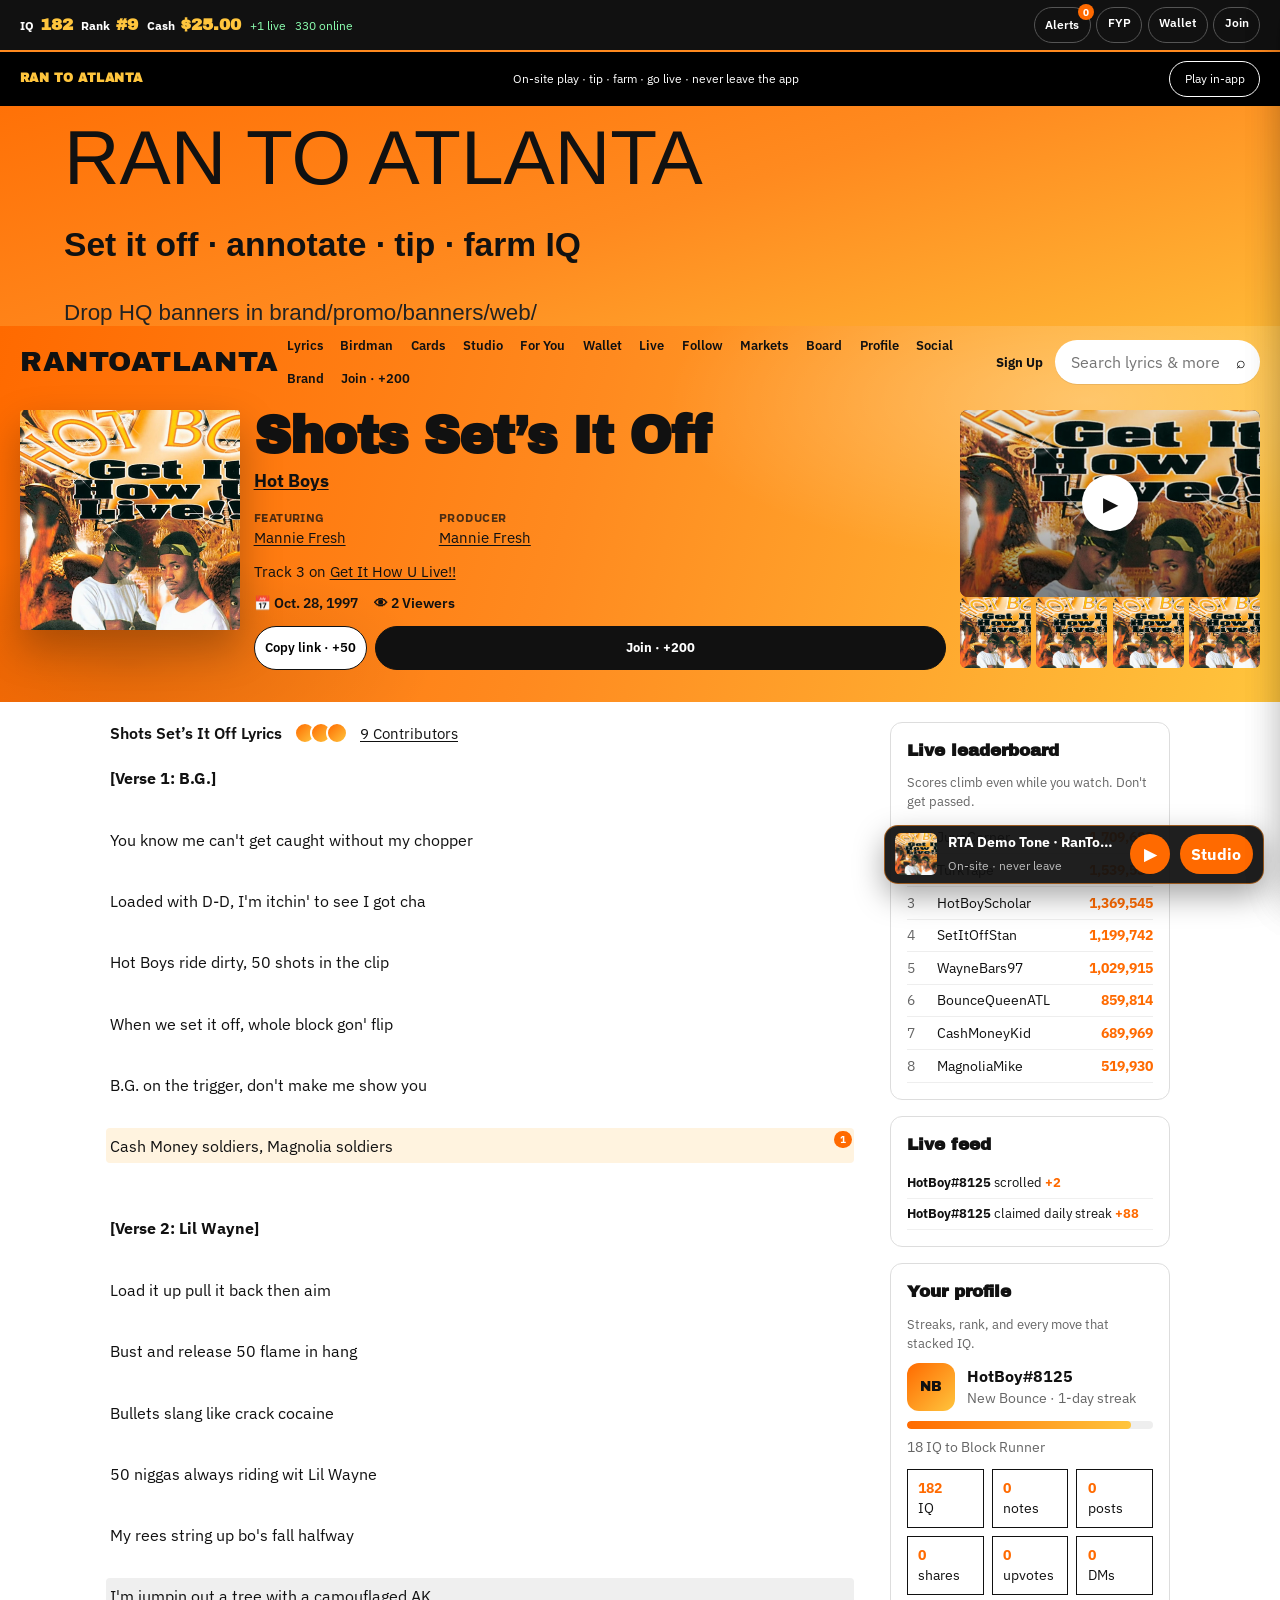
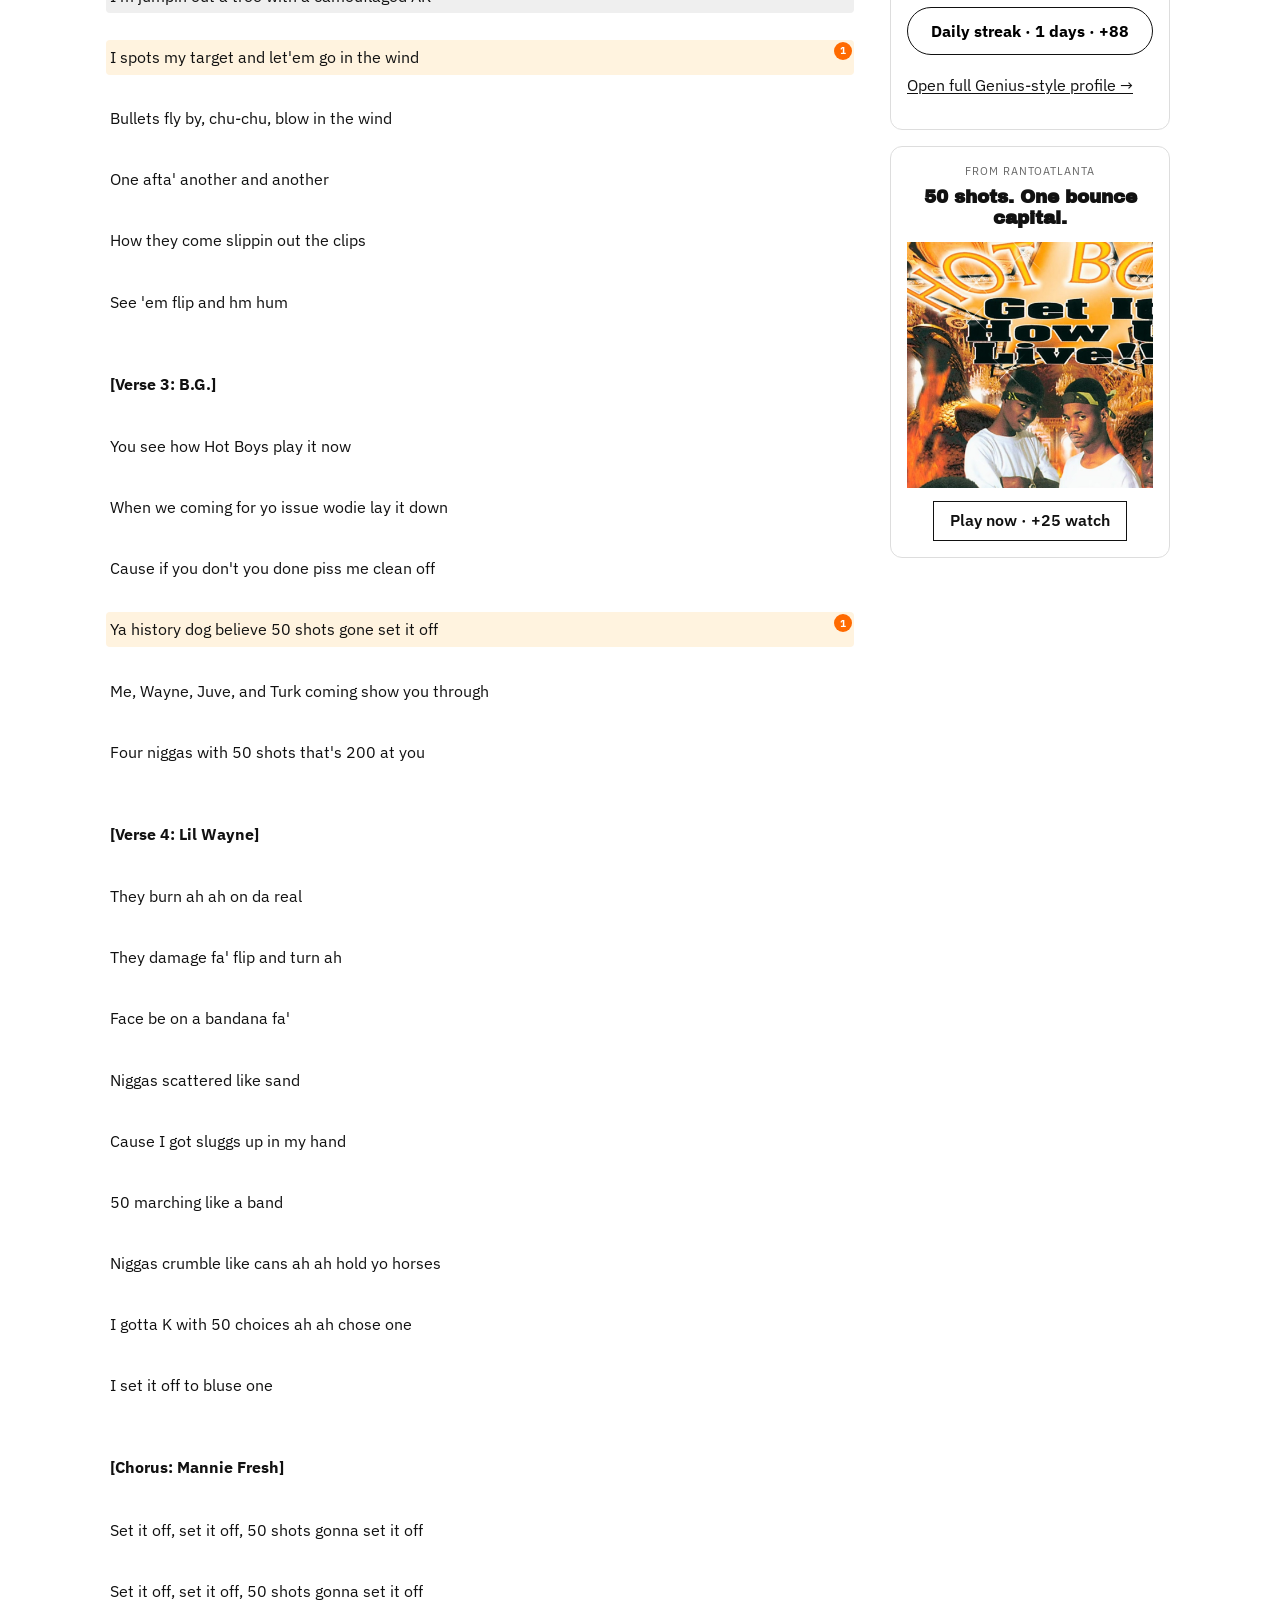
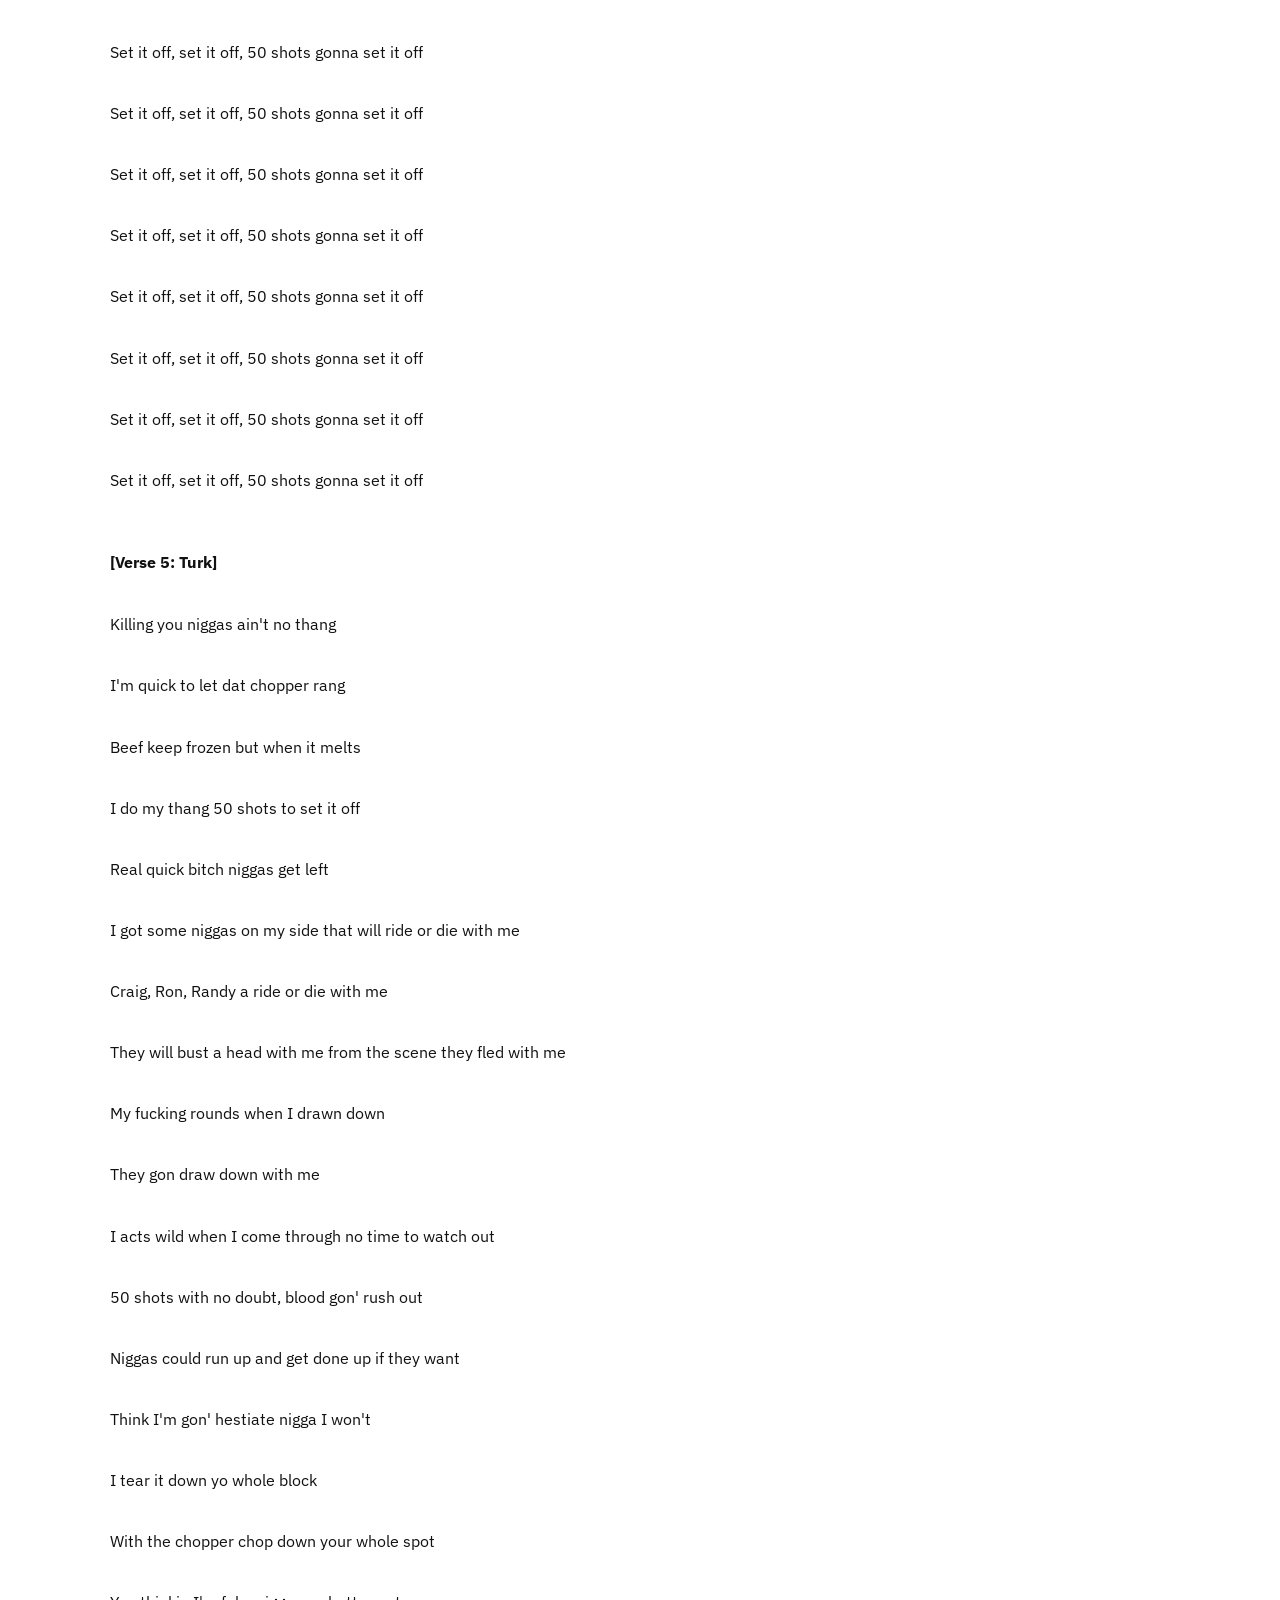
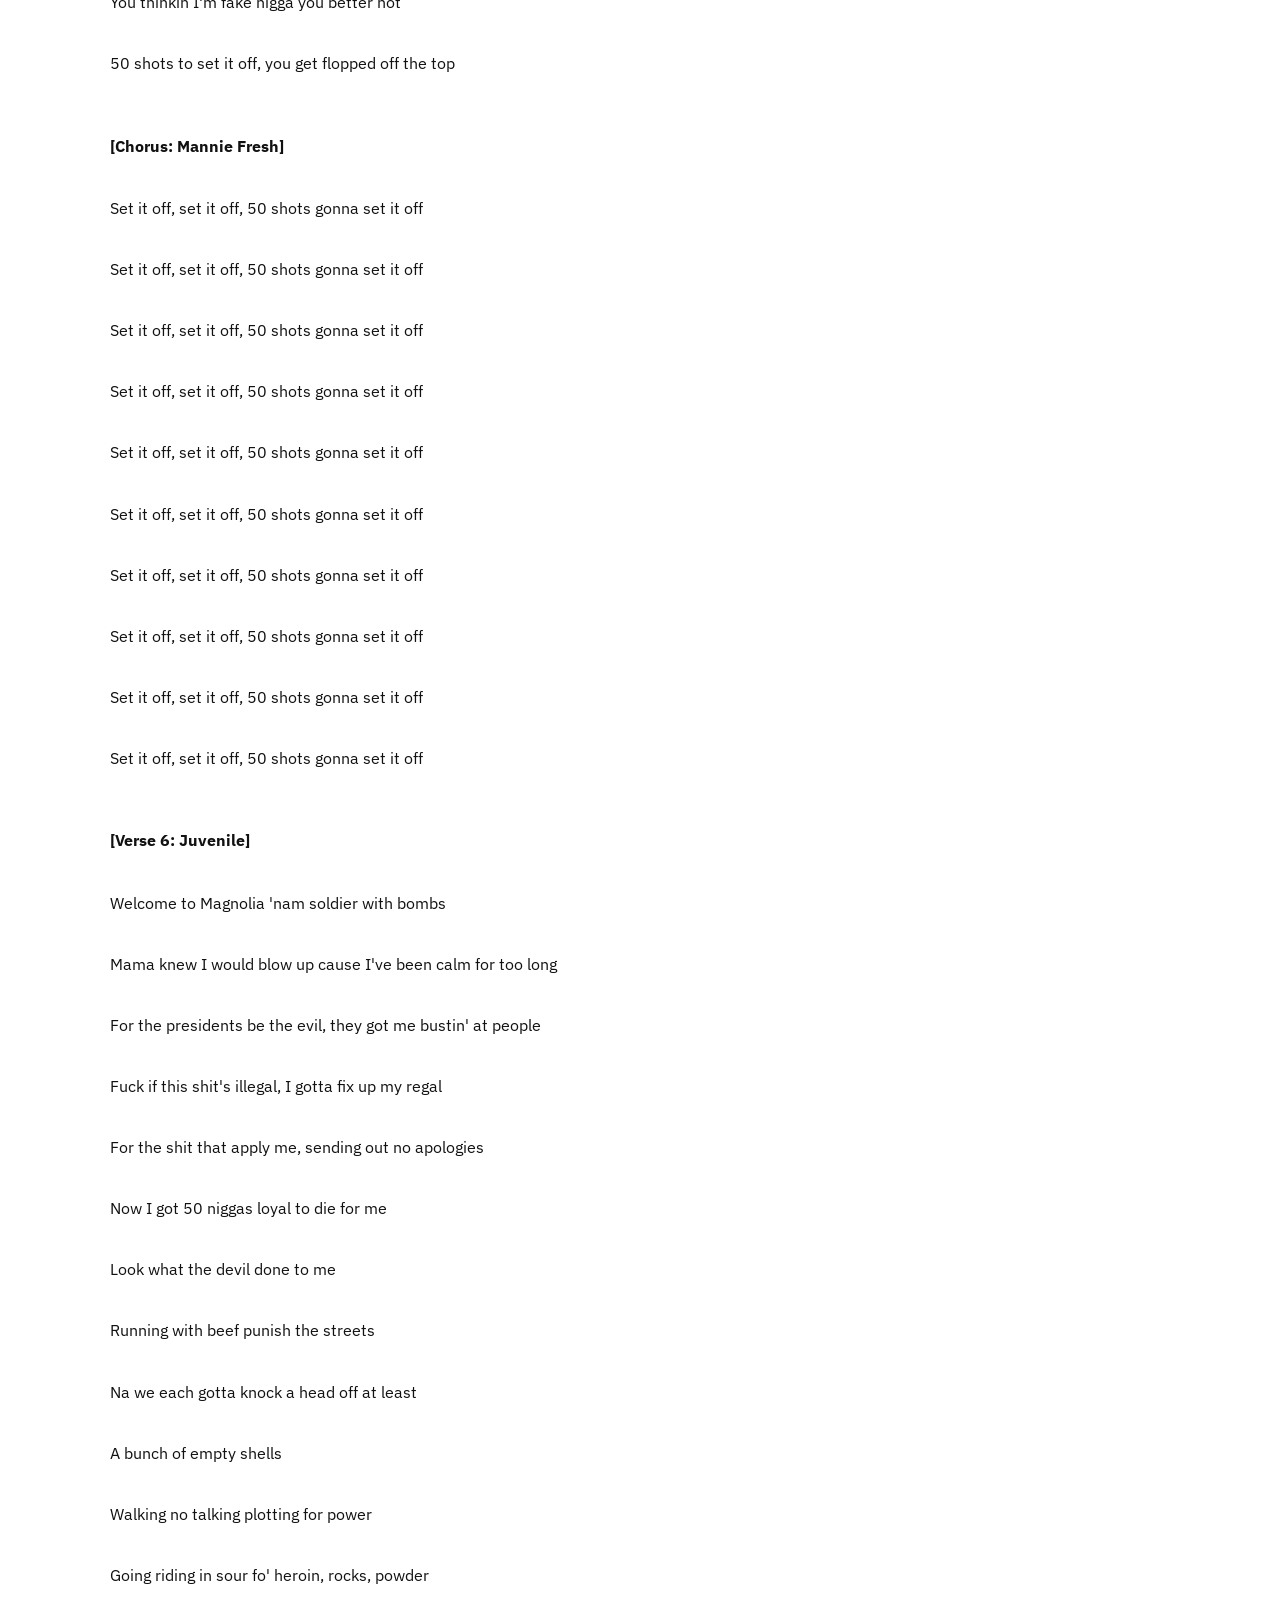
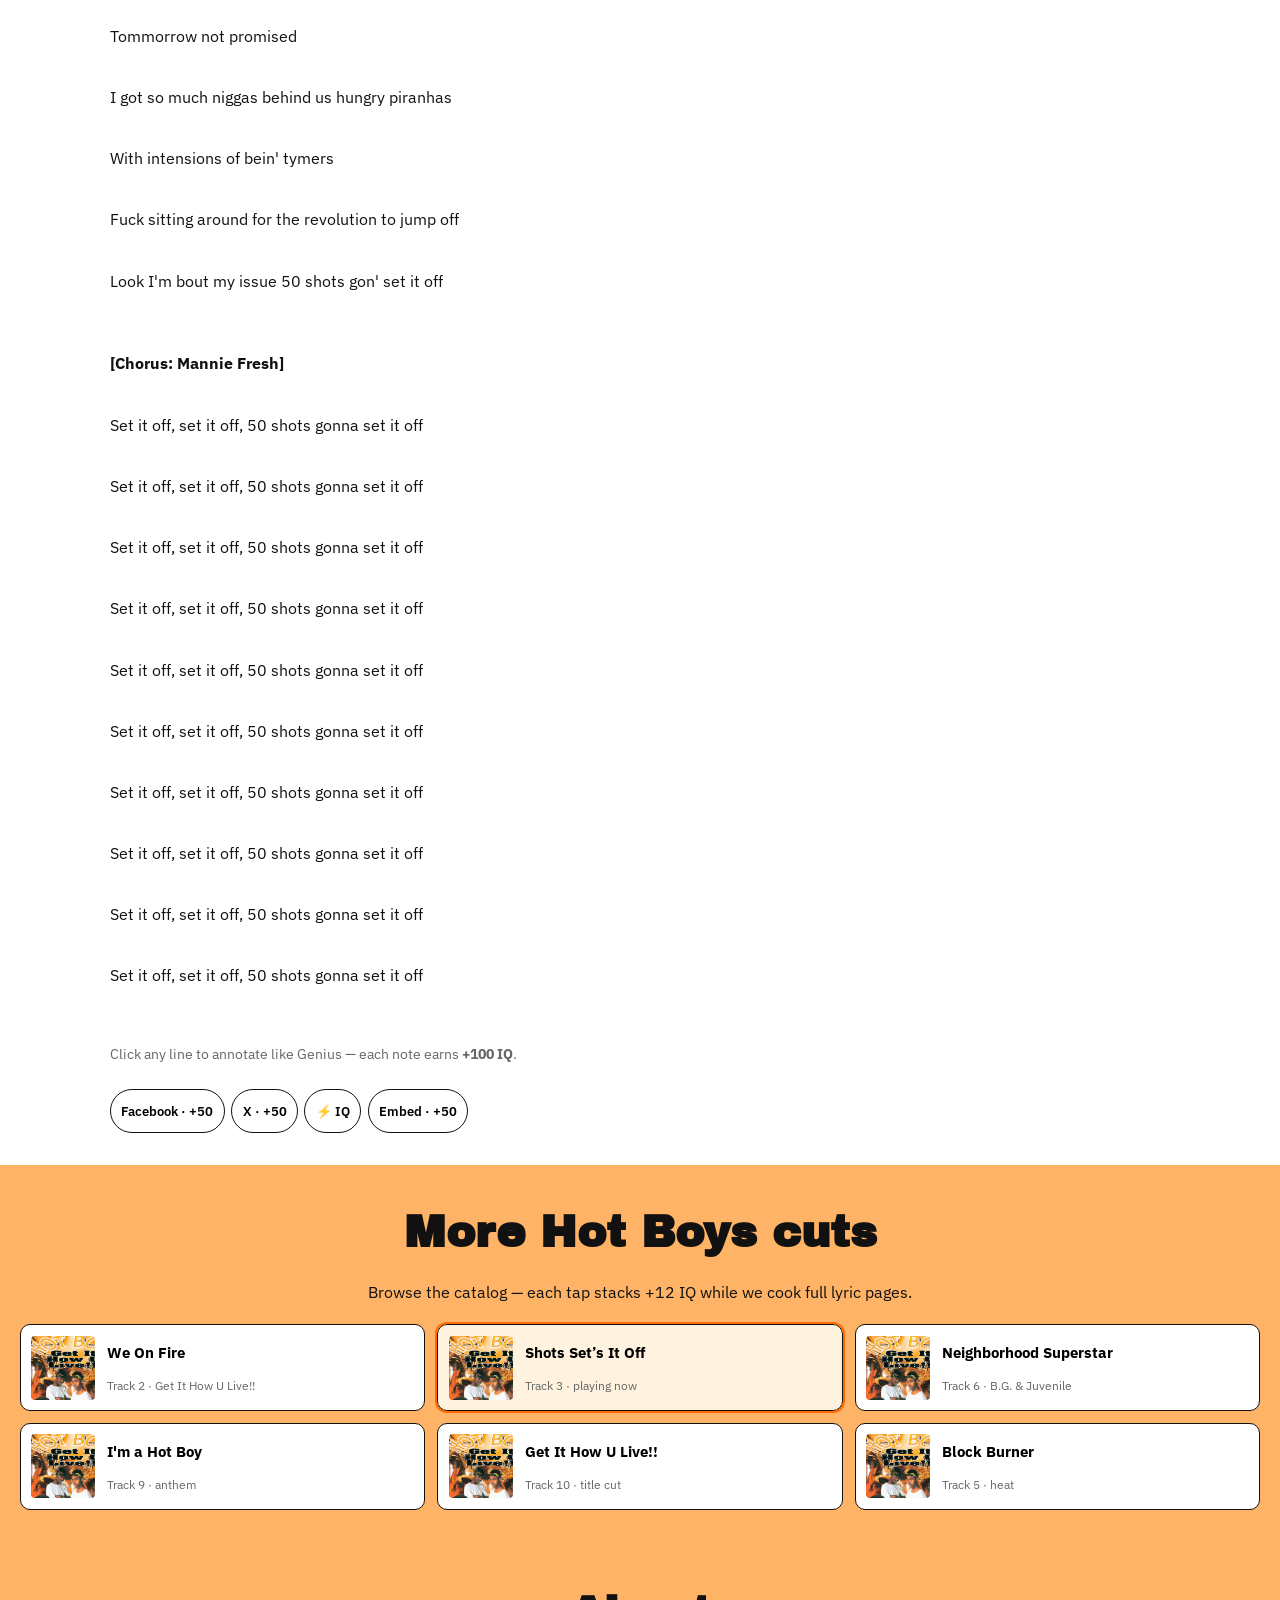
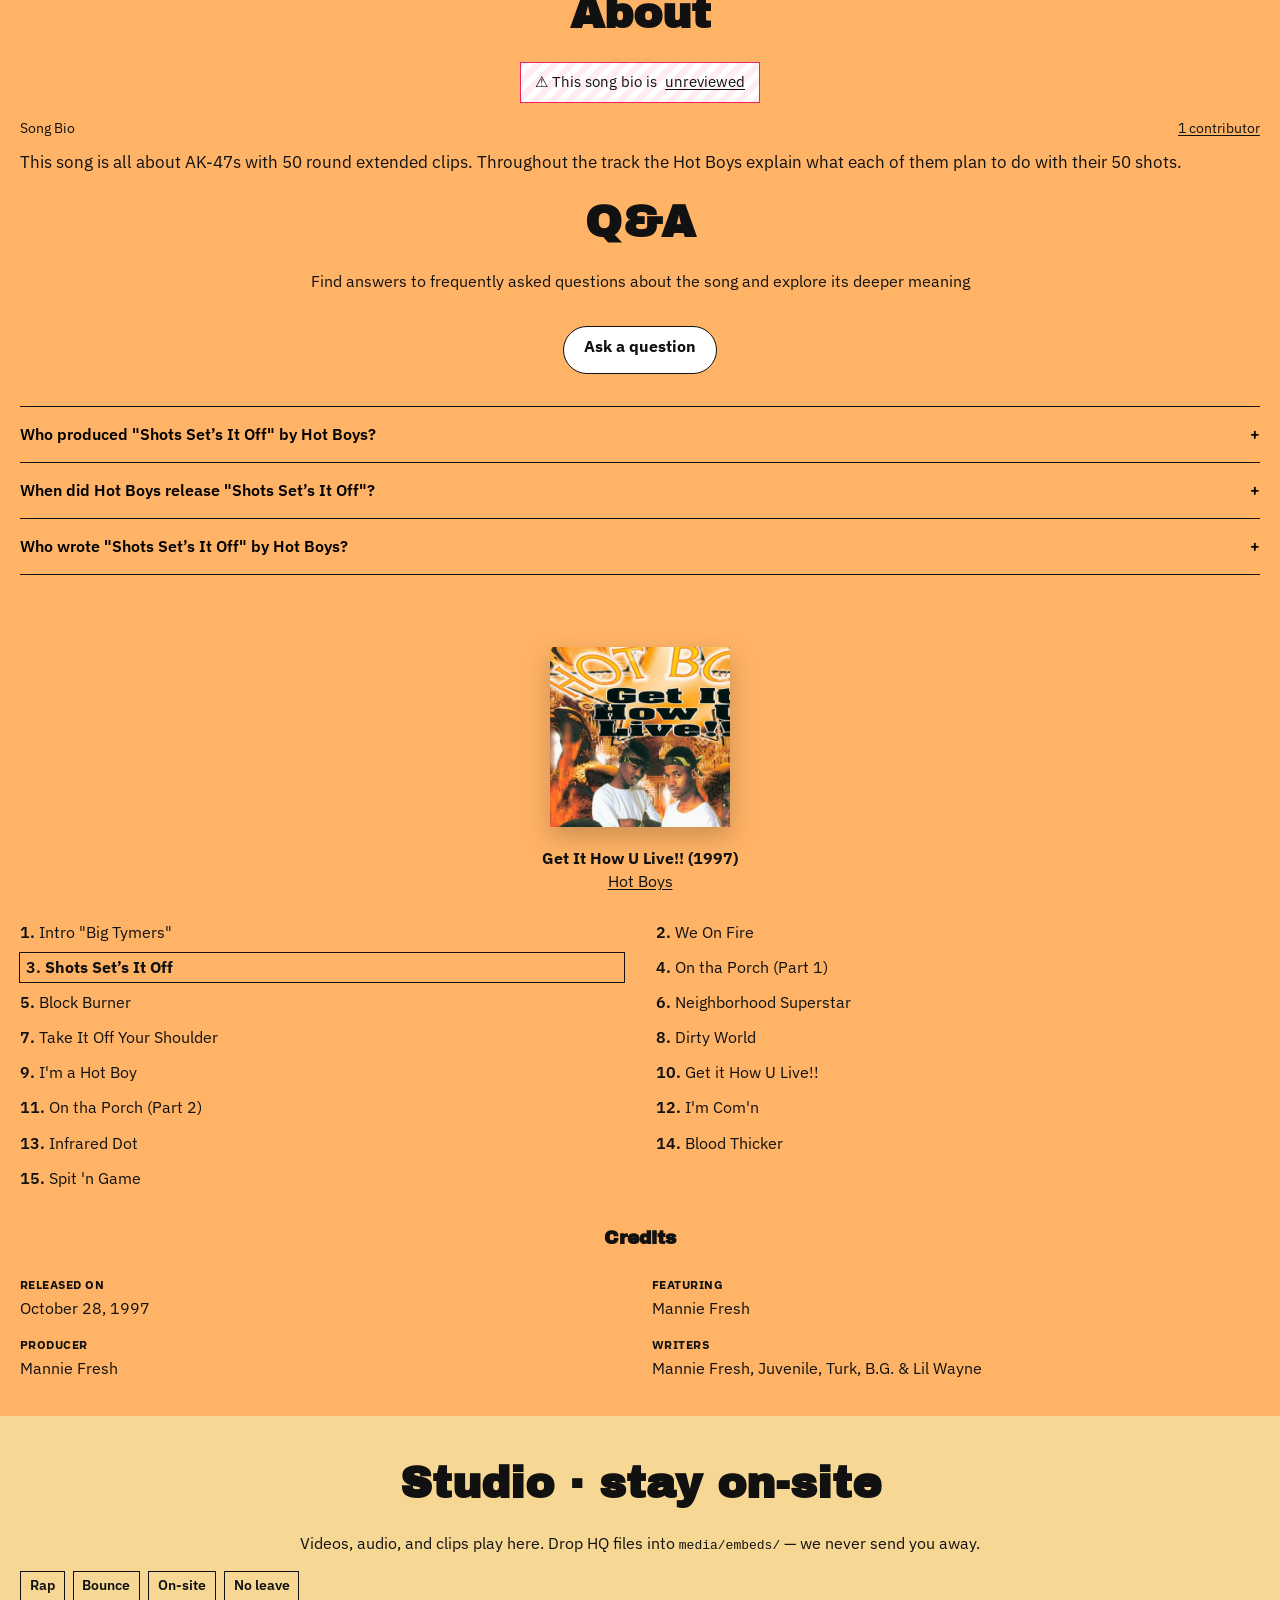
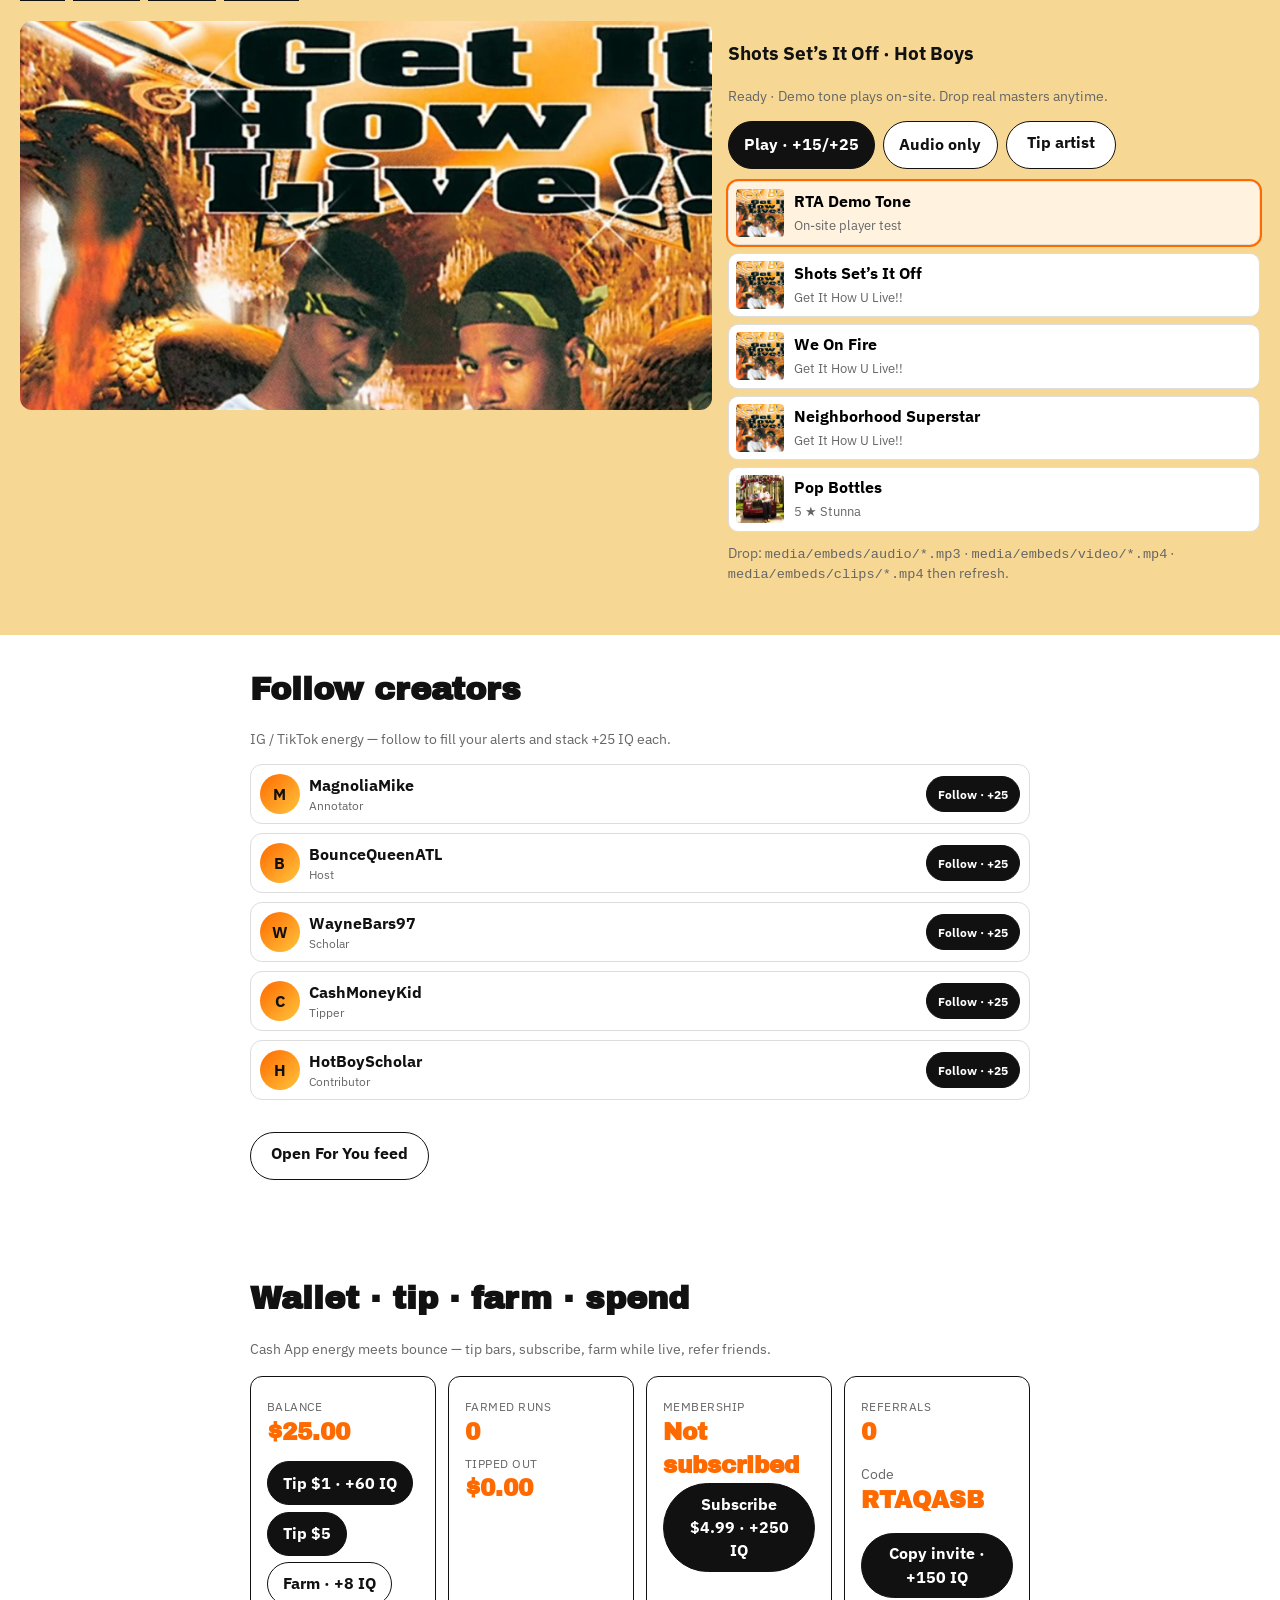
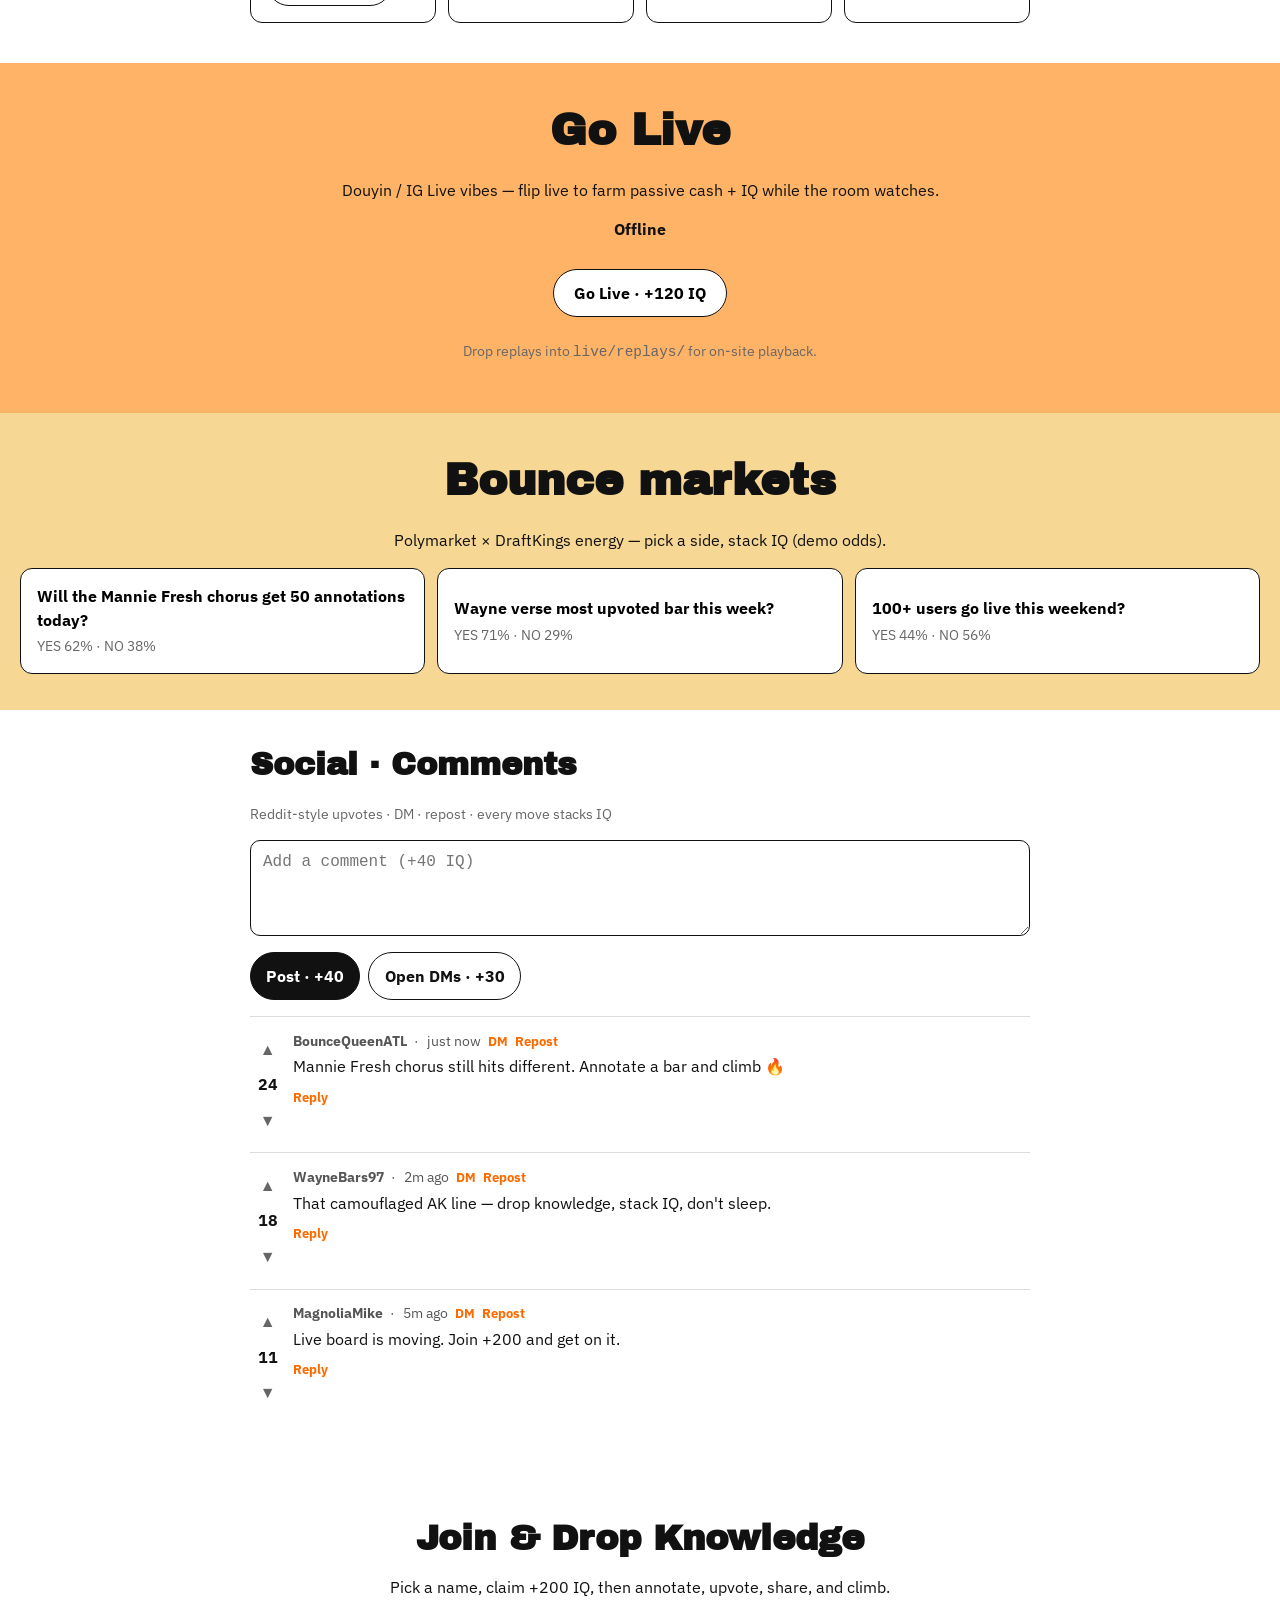
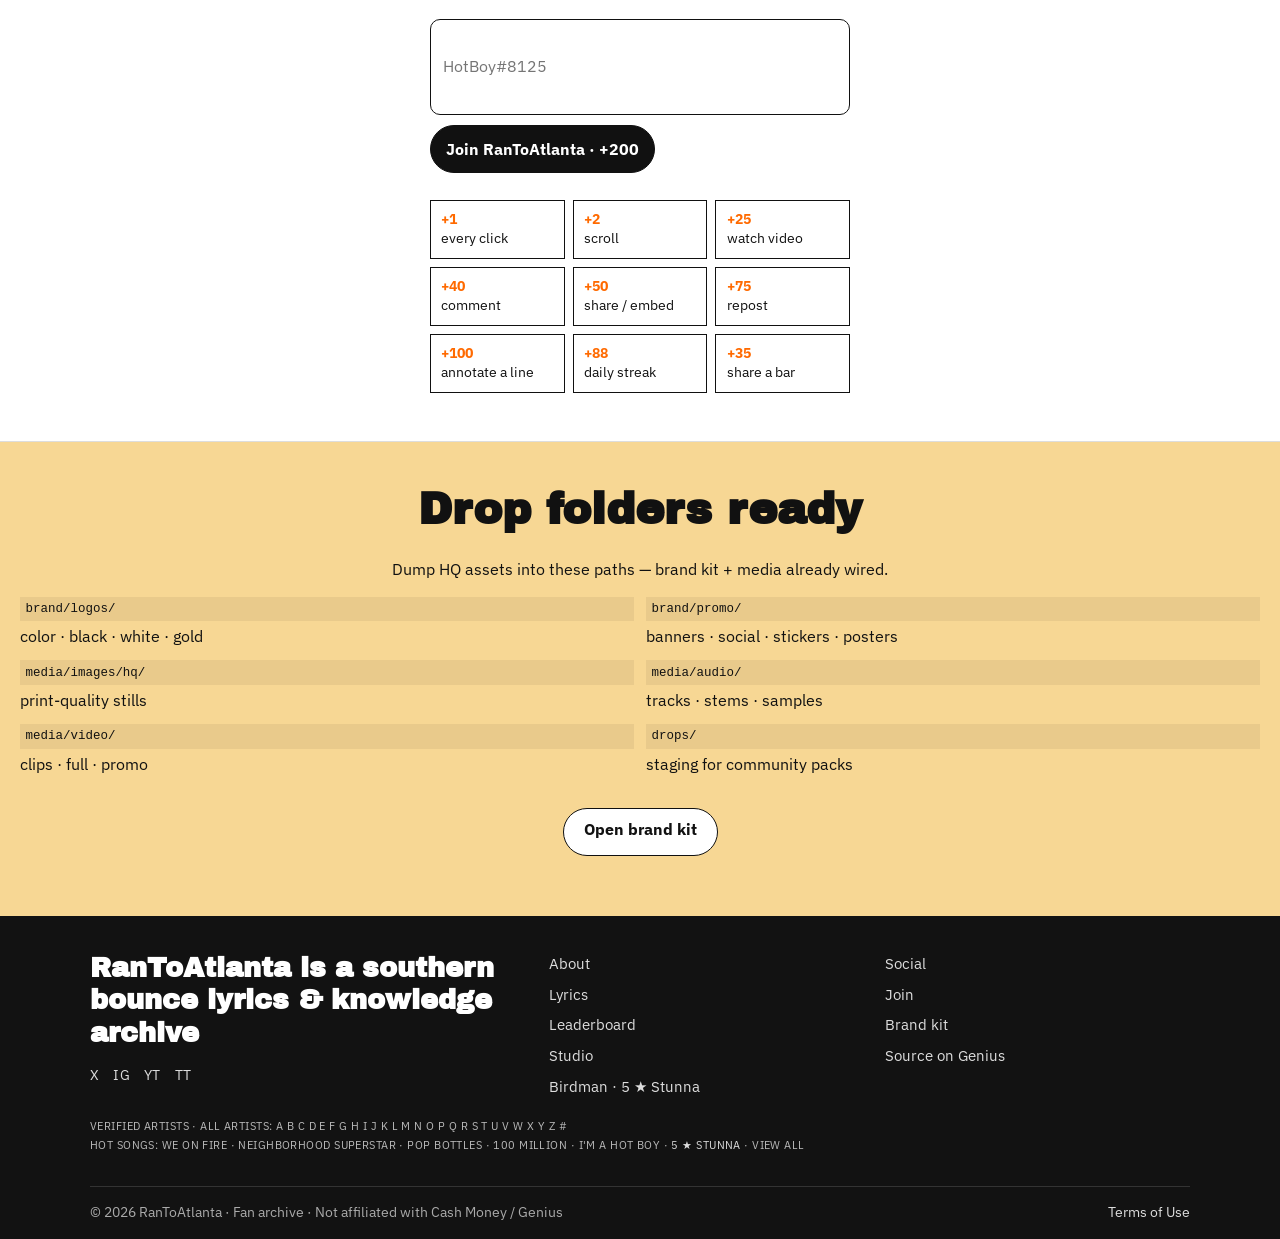
<file: index.html>
<!doctype html>
<html lang="en">
  <head>
    <meta charset="UTF-8" />
    <meta name="viewport" content="width=device-width, initial-scale=1, viewport-fit=cover" />
    <meta
      name="description"
      content="RanToAtlanta — annotate Hot Boys lyrics, stack IQ, climb the live leaderboard. Southern bounce archive."
    />
    <meta name="theme-color" content="#ff8a1f" />
    <meta name="apple-mobile-web-app-capable" content="yes" />
    <meta name="apple-mobile-web-app-status-bar-style" content="black-translucent" />
    <meta property="og:title" content="RanToAtlanta — Shots Set’s It Off" />
    <meta
      property="og:description"
      content="Genius-style annotations · FOMO IQ points · live leaderboard. Set it off."
    />
    <meta property="og:type" content="website" />
    <meta property="og:url" content="https://pabopbiz9.github.io/rantoatlanta-v0.01/" />
    <meta
      property="og:image"
      content="https://pabopbiz9.github.io/rantoatlanta-v0.01/media/images/og/og-share.jpg"
    />
    <meta name="twitter:card" content="summary_large_image" />
    <meta
      name="twitter:image"
      content="https://pabopbiz9.github.io/rantoatlanta-v0.01/media/images/og/og-share.jpg"
    />
    <title>Hot Boys – Shots Set’s It Off Lyrics | RanToAtlanta</title>
    <link rel="icon" type="image/svg+xml" href="favicon.svg" />
    <link rel="apple-touch-icon" href="brand/favicon/apple-touch-180.jpg" />
    <link rel="preconnect" href="https://fonts.googleapis.com" />
    <link rel="preconnect" href="https://fonts.gstatic.com" crossorigin />
    <link rel="stylesheet" href="assets/css/site.css?v=6" />
    <link rel="stylesheet" href="assets/css/mobile.css?v=6" />
  </head>
  <body>
    <a class="skip" href="#lyrics">Skip to lyrics</a>

    <div class="hud" id="hud" aria-live="polite">
      <div class="hud-left">
        <span class="stat">IQ <em id="hud-points">88</em></span>
        <span class="stat">Rank <em id="hud-rank">#—</em></span>
        <span class="stat">Cash <em id="wallet-cash-hud">$25.00</em></span>
        <span class="pulse" id="hud-pulse">+1 live</span>
        <span class="pulse" id="hud-online">200 online</span>
      </div>
      <div class="hud-right">
        <div class="notif-wrap">
          <button type="button" class="ghost" id="notif-btn" aria-label="Notifications">
            Alerts
            <span id="notif-count" hidden>0</span>
          </button>
          <div id="notif-panel"><ul id="notif-list"></ul></div>
        </div>
        <a class="ghost" href="feed.html">FYP</a>
        <a class="ghost" href="#wallet">Wallet</a>
        <a class="ghost" href="#signup">Join</a>
      </div>
    </div>

    <div class="ad-strip">
      <strong>RAN TO ATLANTA</strong>
      <span>On-site play · tip · farm · go live · never leave the app</span>
      <a class="pill" href="#studio">Play in-app</a>
    </div>

    <section class="banner-rail" id="banner-rail" aria-label="Marketing banners"></section>

    <header class="site-header">
      <nav class="nav" aria-label="Primary">
        <a class="brand" href="./" id="brand-logo" title="Click logo to refresh">RanToAtlanta</a>
        <button type="button" class="nav-toggle" id="nav-toggle" aria-expanded="false" aria-controls="nav-links">
          Menu
        </button>
        <div class="nav-links" id="nav-links">
          <a href="#lyrics">Lyrics</a>
          <a href="birdman-5-star-stunna.html">Birdman</a>
          <a href="community-card.html">Cards</a>
          <a href="#studio">Studio</a>
          <a href="feed.html">For You</a>
          <a href="#wallet">Wallet</a>
          <a href="#live">Live</a>
          <a href="#social-follow">Follow</a>
          <a href="#markets">Markets</a>
          <a href="#board">Board</a>
          <a href="profile.html">Profile</a>
          <a href="#comments">Social</a>
          <a href="brand.html">Brand</a>
          <a href="#signup">Join · +200</a>
        </div>
        <div class="nav-right">
          <a class="signup" href="#signup">Sign Up</a>
          <form class="search" role="search" onsubmit="return false;">
            <input type="search" id="search" placeholder="Search lyrics & more" aria-label="Search" />
            <button type="submit" aria-label="Search">⌕</button>
          </form>
        </div>
      </nav>

      <div class="song-hero">
        <img
          class="cover"
          src="assets/img/cover.jpg"
          alt="Hot Boys — Get It How U Live!! album cover"
          width="440"
          height="440"
        />

        <div class="song-meta">
          <h1>Shots Set’s It Off</h1>
          <div class="artist"><a href="#album">Hot Boys</a></div>
          <div class="credits-row">
            <div>
              <span class="label">Featuring</span>
              <a href="#credits">Mannie Fresh</a>
            </div>
            <div>
              <span class="label">Producer</span>
              <a href="#credits">Mannie Fresh</a>
            </div>
          </div>
          <p class="album-line">
            Track 3 on <a href="#album">Get It How U Live!!</a>
          </p>
          <div class="meta-icons">
            <span title="Release date">📅 Oct. 28, 1997</span>
            <span id="viewer-count" title="Viewers">👁 1 Viewer</span>
          </div>
          <div class="share-row hero-cta" style="justify-content:center;margin-top:0.75rem">
            <button type="button" id="copy-link" data-share="link">Copy link · +50</button>
            <a class="ask-btn" href="#signup" style="margin:0">Join · +200</a>
          </div>
        </div>

        <aside class="media-rail" aria-label="Featured media">
          <div class="media-main">
            <img src="assets/img/cover.jpg" alt="" />
            <a class="play" href="#studio" aria-label="Play video">
              <span>▶</span>
            </a>
          </div>
          <div class="thumb-row">
            <a href="#studio"><img src="assets/img/cover.jpg" alt="Clip 1" /></a>
            <a href="#album"><img src="assets/img/cover.jpg" alt="Clip 2" /></a>
            <a href="#about"><img src="assets/img/cover.jpg" alt="Clip 3" /></a>
            <a href="#lyrics"><img src="assets/img/cover.jpg" alt="Clip 4" /></a>
          </div>
        </aside>
      </div>
      <div class="mobile-search">
        <form class="search" role="search" onsubmit="return false;" style="margin:0 var(--rta-pad,1rem)">
          <input type="search" id="search-mobile" placeholder="Search lyrics & more" aria-label="Search lyrics" />
          <button type="submit" aria-label="Search">⌕</button>
        </form>
      </div>
    </header>

    <main>
      <section class="page">
        <article>
          <div class="lyrics-head">
            <h2>Shots Set’s It Off Lyrics</h2>
            <div class="avatars" aria-hidden="true">
              <span></span><span></span><span></span>
            </div>
            <a href="#about">9 Contributors</a>
          </div>

          <div class="lyrics" id="lyrics">
            <div class="block">
              <div class="section">[Verse 1: B.G.]</div>
              <p>
                <span class="line">You know me can't get caught without my chopper</span>
                <span class="line">Loaded with D-D, I'm itchin' to see I got cha</span>
                <span class="line">Hot Boys ride dirty, 50 shots in the clip</span>
                <span class="line">When we set it off, whole block gon' flip</span>
                <span class="line">B.G. on the trigger, don't make me show you</span>
                <span class="line">Cash Money soldiers, Magnolia soldiers</span>
              </p>
            </div>

            <div class="block">
              <div class="section">[Verse 2: Lil Wayne]</div>
              <p>
                <span class="line">Load it up pull it back then aim</span>
                <span class="line">Bust and release 50 flame in hang</span>
                <span class="line">Bullets slang like crack cocaine</span>
                <span class="line">50 niggas always riding wit Lil Wayne</span>
                <span class="line">My rees string up bo's fall halfway</span>
                <span class="line active">I'm jumpin out a tree with a camouflaged AK</span>
                <span class="line">I spots my target and let'em go in the wind</span>
                <span class="line">Bullets fly by, chu-chu, blow in the wind</span>
                <span class="line">One afta' another and another</span>
                <span class="line">How they come slippin out the clips</span>
                <span class="line">See 'em flip and hm hum</span>
              </p>
            </div>

            <div class="block">
              <div class="section">[Verse 3: B.G.]</div>
              <p>
                <span class="line">You see how Hot Boys play it now</span>
                <span class="line">When we coming for yo issue wodie lay it down</span>
                <span class="line">Cause if you don't you done piss me clean off</span>
                <span class="line">Ya history dog believe 50 shots gone set it off</span>
                <span class="line">Me, Wayne, Juve, and Turk coming show you through</span>
                <span class="line">Four niggas with 50 shots that's 200 at you</span>
              </p>
            </div>

            <div class="block">
              <div class="section">[Verse 4: Lil Wayne]</div>
              <p>
                <span class="line">They burn ah ah on da real</span>
                <span class="line">They damage fa' flip and turn ah</span>
                <span class="line">Face be on a bandana fa'</span>
                <span class="line">Niggas scattered like sand</span>
                <span class="line">Cause I got sluggs up in my hand</span>
                <span class="line">50 marching like a band</span>
                <span class="line">Niggas crumble like cans ah ah hold yo horses</span>
                <span class="line">I gotta K with 50 choices ah ah chose one</span>
                <span class="line">I set it off to bluse one</span>
              </p>
            </div>

            <div class="block">
              <div class="section">[Chorus: Mannie Fresh]</div>
              <p>
                <span class="line">Set it off, set it off, 50 shots gonna set it off</span>
                <span class="line">Set it off, set it off, 50 shots gonna set it off</span>
                <span class="line">Set it off, set it off, 50 shots gonna set it off</span>
                <span class="line">Set it off, set it off, 50 shots gonna set it off</span>
                <span class="line">Set it off, set it off, 50 shots gonna set it off</span>
                <span class="line">Set it off, set it off, 50 shots gonna set it off</span>
                <span class="line">Set it off, set it off, 50 shots gonna set it off</span>
                <span class="line">Set it off, set it off, 50 shots gonna set it off</span>
                <span class="line">Set it off, set it off, 50 shots gonna set it off</span>
                <span class="line">Set it off, set it off, 50 shots gonna set it off</span>
              </p>
            </div>

            <div class="block">
              <div class="section">[Verse 5: Turk]</div>
              <p>
                <span class="line">Killing you niggas ain't no thang</span>
                <span class="line">I'm quick to let dat chopper rang</span>
                <span class="line">Beef keep frozen but when it melts</span>
                <span class="line">I do my thang 50 shots to set it off</span>
                <span class="line">Real quick bitch niggas get left</span>
                <span class="line">I got some niggas on my side that will ride or die with me</span>
                <span class="line">Craig, Ron, Randy a ride or die with me</span>
                <span class="line">They will bust a head with me from the scene they fled with me</span>
                <span class="line">My fucking rounds when I drawn down</span>
                <span class="line">They gon draw down with me</span>
                <span class="line">I acts wild when I come through no time to watch out</span>
                <span class="line">50 shots with no doubt, blood gon' rush out</span>
                <span class="line">Niggas could run up and get done up if they want</span>
                <span class="line">Think I'm gon' hestiate nigga I won't</span>
                <span class="line">I tear it down yo whole block</span>
                <span class="line">With the chopper chop down your whole spot</span>
                <span class="line">You thinkin I'm fake nigga you better not</span>
                <span class="line">50 shots to set it off, you get flopped off the top</span>
              </p>
            </div>

            <div class="block">
              <div class="section">[Chorus: Mannie Fresh]</div>
              <p>
                <span class="line">Set it off, set it off, 50 shots gonna set it off</span>
                <span class="line">Set it off, set it off, 50 shots gonna set it off</span>
                <span class="line">Set it off, set it off, 50 shots gonna set it off</span>
                <span class="line">Set it off, set it off, 50 shots gonna set it off</span>
                <span class="line">Set it off, set it off, 50 shots gonna set it off</span>
                <span class="line">Set it off, set it off, 50 shots gonna set it off</span>
                <span class="line">Set it off, set it off, 50 shots gonna set it off</span>
                <span class="line">Set it off, set it off, 50 shots gonna set it off</span>
                <span class="line">Set it off, set it off, 50 shots gonna set it off</span>
                <span class="line">Set it off, set it off, 50 shots gonna set it off</span>
              </p>
            </div>

            <div class="block">
              <div class="section">[Verse 6: Juvenile]</div>
              <p>
                <span class="line">Welcome to Magnolia 'nam soldier with bombs</span>
                <span class="line">Mama knew I would blow up cause I've been calm for too long</span>
                <span class="line">For the presidents be the evil, they got me bustin' at people</span>
                <span class="line">Fuck if this shit's illegal, I gotta fix up my regal</span>
                <span class="line">For the shit that apply me, sending out no apologies</span>
                <span class="line">Now I got 50 niggas loyal to die for me</span>
                <span class="line">Look what the devil done to me</span>
                <span class="line">Running with beef punish the streets</span>
                <span class="line">Na we each gotta knock a head off at least</span>
                <span class="line">A bunch of empty shells</span>
                <span class="line">Walking no talking plotting for power</span>
                <span class="line">Going riding in sour fo' heroin, rocks, powder</span>
                <span class="line">Tommorrow not promised</span>
                <span class="line">I got so much niggas behind us hungry piranhas</span>
                <span class="line">With intensions of bein' tymers</span>
                <span class="line">Fuck sitting around for the revolution to jump off</span>
                <span class="line">Look I'm bout my issue 50 shots gon' set it off</span>
              </p>
            </div>

            <div class="block">
              <div class="section">[Chorus: Mannie Fresh]</div>
              <p>
                <span class="line">Set it off, set it off, 50 shots gonna set it off</span>
                <span class="line">Set it off, set it off, 50 shots gonna set it off</span>
                <span class="line">Set it off, set it off, 50 shots gonna set it off</span>
                <span class="line">Set it off, set it off, 50 shots gonna set it off</span>
                <span class="line">Set it off, set it off, 50 shots gonna set it off</span>
                <span class="line">Set it off, set it off, 50 shots gonna set it off</span>
                <span class="line">Set it off, set it off, 50 shots gonna set it off</span>
                <span class="line">Set it off, set it off, 50 shots gonna set it off</span>
                <span class="line">Set it off, set it off, 50 shots gonna set it off</span>
                <span class="line">Set it off, set it off, 50 shots gonna set it off</span>
              </p>
            </div>
          </div>

          <p class="muted" style="margin-top: 0.5rem">
            Click any line to annotate like Genius — each note earns <strong>+100 IQ</strong>.
          </p>

          <div class="share-row" aria-label="Share">
            <button type="button" data-share="facebook">Facebook · +50</button>
            <button type="button" data-share="x">X · +50</button>
            <button type="button" data-share="iq">⚡ IQ</button>
            <button type="button" data-share="embed">Embed · +50</button>
          </div>
        </article>

        <aside class="sidebar">
          <div class="sidebar-stack" id="board">
            <div class="panel-card">
              <h3>Live leaderboard</h3>
              <p class="hint">Scores climb even while you watch. Don't get passed.</p>
              <ol id="leaderboard"></ol>
            </div>
            <div class="panel-card">
              <h3>Live feed</h3>
              <ul id="live-feed"></ul>
            </div>
            <div class="panel-card" id="profile">
              <h3>Your profile</h3>
              <p class="hint">Streaks, rank, and every move that stacked IQ.</p>
              <div id="profile-card"></div>
              <button type="button" class="ask-btn" id="streak-btn" style="margin-top:0.75rem;width:100%">
                Daily streak · <span id="streak-count">0</span> days · +88
              </button>
              <p style="margin-top:0.65rem"><a href="profile.html">Open full Genius-style profile →</a></p>
            </div>
            <div class="ad-card">
              <div class="eyebrow">From RanToAtlanta</div>
              <h3>50 shots. One bounce capital.</h3>
              <img src="assets/img/cover.jpg" alt="" />
              <a class="btn" href="#studio">Play now · +25 watch</a>
            </div>
          </div>
        </aside>
      </section>

      <section class="band" id="tracks">
        <div class="band-inner">
          <h2>More Hot Boys cuts</h2>
          <p>Browse the catalog — each tap stacks +12 IQ while we cook full lyric pages.</p>
          <div class="track-grid">
            <button type="button" class="track-card" data-track="we-on-fire">
              <img src="assets/img/cover.jpg" alt="" />
              <strong>We On Fire</strong>
              <span>Track 2 · Get It How U Live!!</span>
            </button>
            <button type="button" class="track-card current" data-track="shots">
              <img src="assets/img/cover.jpg" alt="" />
              <strong>Shots Set’s It Off</strong>
              <span>Track 3 · playing now</span>
            </button>
            <button type="button" class="track-card" data-track="neighborhood">
              <img src="assets/img/cover.jpg" alt="" />
              <strong>Neighborhood Superstar</strong>
              <span>Track 6 · B.G. &amp; Juvenile</span>
            </button>
            <button type="button" class="track-card" data-track="im-a-hot-boy">
              <img src="assets/img/cover.jpg" alt="" />
              <strong>I'm a Hot Boy</strong>
              <span>Track 9 · anthem</span>
            </button>
            <button type="button" class="track-card" data-track="get-it">
              <img src="assets/img/cover.jpg" alt="" />
              <strong>Get It How U Live!!</strong>
              <span>Track 10 · title cut</span>
            </button>
            <button type="button" class="track-card" data-track="block-burner">
              <img src="assets/img/cover.jpg" alt="" />
              <strong>Block Burner</strong>
              <span>Track 5 · heat</span>
            </button>
          </div>
        </div>
      </section>

      <section class="band" id="about">
        <div class="band-inner">
          <h2>About</h2>
          <div class="unreviewed">⚠ This song bio is <a href="#about">unreviewed</a></div>
          <div class="bio-meta">
            <span>Song Bio</span>
            <a href="#about">1 contributor</a>
          </div>
          <p class="bio">
            This song is all about AK-47s with 50 round extended clips. Throughout the track the Hot
            Boys explain what each of them plan to do with their 50 shots.
          </p>

          <h2>Q&amp;A</h2>
          <p>Find answers to frequently asked questions about the song and explore its deeper meaning</p>
          <a class="ask-btn" href="#comments">Ask a question</a>
          <div class="qa-list" id="qa">
            <div class="qa-item">
              <button type="button">
                Who produced "Shots Set’s It Off" by Hot Boys?
                <span>+</span>
              </button>
              <div class="answer">Mannie Fresh produced the track for Cash Money Records.</div>
            </div>
            <div class="qa-item">
              <button type="button">
                When did Hot Boys release "Shots Set’s It Off"?
                <span>+</span>
              </button>
              <div class="answer">October 28, 1997 — Track 3 on <em>Get It How U Live!!</em>.</div>
            </div>
            <div class="qa-item">
              <button type="button">
                Who wrote "Shots Set’s It Off" by Hot Boys?
                <span>+</span>
              </button>
              <div class="answer">Mannie Fresh, Juvenile, Turk, B.G. &amp; Lil Wayne.</div>
            </div>
          </div>
        </div>
      </section>

      <section class="band" id="album">
        <div class="band-inner">
          <div class="album-panel">
            <img src="assets/img/cover.jpg" alt="Get It How U Live!! cover" />
            <div>
              <strong>Get It How U Live!! (1997)</strong><br />
              <a href="#album">Hot Boys</a>
            </div>
          </div>

          <ol class="tracklist">
            <li>Intro "Big Tymers"</li>
            <li>We On Fire</li>
            <li class="current">Shots Set’s It Off</li>
            <li>On tha Porch (Part 1)</li>
            <li>Block Burner</li>
            <li>Neighborhood Superstar</li>
            <li>Take It Off Your Shoulder</li>
            <li>Dirty World</li>
            <li>I'm a Hot Boy</li>
            <li>Get it How U Live!!</li>
            <li>On tha Porch (Part 2)</li>
            <li>I'm Com'n</li>
            <li>Infrared Dot</li>
            <li>Blood Thicker</li>
            <li>Spit 'n Game</li>
          </ol>

          <div class="credits-grid" id="credits">
            <h3>Credits</h3>
            <div>
              <span class="label">Released on</span>
              October 28, 1997
            </div>
            <div>
              <span class="label">Featuring</span>
              Mannie Fresh
            </div>
            <div>
              <span class="label">Producer</span>
              Mannie Fresh
            </div>
            <div>
              <span class="label">Writers</span>
              Mannie Fresh, Juvenile, Turk, B.G. &amp; Lil Wayne
            </div>
          </div>
        </div>
      </section>

      <section class="band tan" id="studio">
        <div class="band-inner studio">
          <h2>Studio · stay on-site</h2>
          <p>Videos, audio, and clips play here. Drop HQ files into <code>media/embeds/</code> — we never send you away.</p>
          <div class="tags">
            <span>Rap</span>
            <span>Bounce</span>
            <span>On-site</span>
            <span>No leave</span>
          </div>

          <div class="studio-shell">
            <div class="studio-stage">
              <img id="studio-cover" src="assets/img/cover.jpg" alt="" />
              <video id="studio-video" controls playsinline hidden></video>
              <audio id="studio-audio" controls hidden></audio>
              <iframe
                id="studio-fallback"
                title="In-page fallback embed"
                allow="accelerometer; autoplay; clipboard-write; encrypted-media; gyroscope; picture-in-picture"
                allowfullscreen
                loading="lazy"
                hidden
              ></iframe>
            </div>
            <div class="studio-meta">
              <h3 id="studio-title">Shots Set’s It Off · Hot Boys</h3>
              <p class="muted" id="studio-status">Ready · Play keeps you on RanToAtlanta</p>
              <div class="studio-actions">
                <button type="button" id="studio-play">Play · +15/+25</button>
                <button type="button" class="secondary" id="studio-audio-only">Audio only</button>
                <a class="ask-btn" href="#wallet" style="margin:0">Tip artist</a>
              </div>
              <div id="studio-tracklist" class="studio-tracklist"></div>
              <p class="muted" style="margin-top:0.75rem;font-size:0.85rem">
                Drop: <code>media/embeds/audio/*.mp3</code> · <code>media/embeds/video/*.mp4</code> ·
                <code>media/embeds/clips/*.mp4</code> then refresh.
              </p>
            </div>
          </div>
        </div>
      </section>

      <section class="comments" id="social-follow">
        <h2>Follow creators</h2>
        <p class="muted">IG / TikTok energy — follow to fill your alerts and stack +25 IQ each.</p>
        <div class="follow-rail" id="follow-rail"></div>
        <p style="margin-top:1rem"><a class="ask-btn" href="feed.html">Open For You feed</a></p>
      </section>

      <section class="comments" id="wallet">
        <h2>Wallet · tip · farm · spend</h2>
        <p class="muted">Cash App energy meets bounce — tip bars, subscribe, farm while live, refer friends.</p>
        <div class="wallet-grid">
          <div class="wallet-card">
            <span class="label">Balance</span>
            <strong id="wallet-cash">$25.00</strong>
            <div class="wallet-actions">
              <button type="button" id="btn-tip">Tip $1 · +60 IQ</button>
              <button type="button" id="btn-tip-5">Tip $5</button>
              <button type="button" class="secondary" id="btn-farm">Farm · +8 IQ</button>
            </div>
          </div>
          <div class="wallet-card">
            <span class="label">Farmed runs</span>
            <strong id="wallet-farmed">0</strong>
            <span class="label">Tipped out</span>
            <strong id="wallet-tipped">$0.00</strong>
          </div>
          <div class="wallet-card">
            <span class="label">Membership</span>
            <strong id="sub-status">Not subscribed</strong>
            <button type="button" id="btn-subscribe">Subscribe $4.99 · +250 IQ</button>
          </div>
          <div class="wallet-card">
            <span class="label">Referrals</span>
            <strong id="wallet-refs">0</strong>
            <p class="muted">Code <strong id="refer-code">RTA----</strong></p>
            <button type="button" id="btn-refer">Copy invite · +150 IQ</button>
          </div>
        </div>
      </section>

      <section class="band" id="live">
        <div class="band-inner">
          <h2>Go Live</h2>
          <p>Douyin / IG Live vibes — flip live to farm passive cash + IQ while the room watches.</p>
          <p><strong id="live-status">Offline</strong></p>
          <button type="button" class="ask-btn" id="btn-live" style="margin-top:0.75rem">Go Live · +120 IQ</button>
          <p class="muted" style="margin-top:1rem">Drop replays into <code>live/replays/</code> for on-site playback.</p>
        </div>
      </section>

      <section class="band tan" id="markets">
        <div class="band-inner">
          <h2>Bounce markets</h2>
          <p>Polymarket × DraftKings energy — pick a side, stack IQ (demo odds).</p>
          <div class="market-grid">
            <button type="button" class="market-card" data-market="chorus">
              <strong>Will the Mannie Fresh chorus get 50 annotations today?</strong>
              <span>YES 62% · NO 38%</span>
            </button>
            <button type="button" class="market-card" data-market="wayne">
              <strong>Wayne verse most upvoted bar this week?</strong>
              <span>YES 71% · NO 29%</span>
            </button>
            <button type="button" class="market-card" data-market="live">
              <strong>100+ users go live this weekend?</strong>
              <span>YES 44% · NO 56%</span>
            </button>
          </div>
        </div>
      </section>

      <section class="comments" id="comments">
        <h2>Social · Comments</h2>
        <p class="muted">Reddit-style upvotes · DM · repost · every move stacks IQ</p>
        <textarea id="comment-box" placeholder="Add a comment (+40 IQ)" aria-label="Add a comment"></textarea>
        <div class="comment-actions">
          <button type="button" id="comment-post">Post · +40</button>
          <button type="button" class="secondary" id="open-dms-2" onclick="document.getElementById('open-dms').click()">
            Open DMs · +30
          </button>
        </div>
        <p class="empty" id="comment-empty">
          Get the conversation started<br />
          Be the first to comment
        </p>
        <div id="comment-list"></div>
      </section>

      <section class="signup-band" id="signup">
        <h2>Join &amp; Drop Knowledge</h2>
        <p>Pick a name, claim +200 IQ, then annotate, upvote, share, and climb.</p>
        <div class="join-box">
          <input id="display-name" type="text" maxlength="24" aria-label="Display name" />
          <div class="join-row">
            <button type="button" id="join-btn">Join RanToAtlanta · +200</button>
            <span id="join-status" class="muted"></span>
          </div>
          <div class="rewards-grid">
            <div><strong>+1</strong> every click</div>
            <div><strong>+2</strong> scroll</div>
            <div><strong>+25</strong> watch video</div>
            <div><strong>+40</strong> comment</div>
            <div><strong>+50</strong> share / embed</div>
            <div><strong>+75</strong> repost</div>
            <div><strong>+100</strong> annotate a line</div>
            <div><strong>+88</strong> daily streak</div>
            <div><strong>+35</strong> share a bar</div>
          </div>
        </div>
      </section>

      <section class="band tan" id="drops">
        <div class="band-inner">
          <h2>Drop folders ready</h2>
          <p>Dump HQ assets into these paths — brand kit + media already wired.</p>
          <div class="drop-map">
            <div><code>brand/logos/</code> color · black · white · gold</div>
            <div><code>brand/promo/</code> banners · social · stickers · posters</div>
            <div><code>media/images/hq/</code> print-quality stills</div>
            <div><code>media/audio/</code> tracks · stems · samples</div>
            <div><code>media/video/</code> clips · full · promo</div>
            <div><code>drops/</code> staging for community packs</div>
          </div>
          <p style="margin-top: 1rem"><a class="ask-btn" href="brand.html">Open brand kit</a></p>
        </div>
      </section>
    </main>

    <aside class="drawer" id="annotate-panel" aria-label="Annotate lyrics">
      <header>
        <div>
          <h3>Annotate</h3>
          <span class="muted">Genius-style · +100 IQ</span>
        </div>
        <button type="button" class="ghost" id="annotate-close" style="border:1px solid #111;color:#111;background:#fff;border-radius:999px;padding:.3rem .7rem;cursor:pointer">Close</button>
      </header>
      <div class="line-quote" id="annotate-line">Select a lyric line</div>
      <textarea id="annotate-body" placeholder="Drop knowledge on this line…"></textarea>
      <div class="actions">
        <button type="button" id="annotate-save">Save note · +100</button>
        <button type="button" class="secondary" id="annotate-quote">Share bar · +35</button>
      </div>
      <div class="ann-list" id="annotate-list"></div>
    </aside>

    <aside class="drawer" id="dm-panel" aria-label="Direct messages">
      <header>
        <div>
          <h3>DMs</h3>
          <span class="muted">Chatting with <strong id="dm-to">BounceQueenATL</strong></span>
        </div>
        <button type="button" id="dm-close" style="border:1px solid #111;background:#fff;border-radius:999px;padding:.3rem .7rem;cursor:pointer">Close</button>
      </header>
      <div class="dm-thread" id="dm-thread"></div>
      <textarea id="dm-body" placeholder="Send a DM · +30 IQ"></textarea>
      <div class="actions">
        <button type="button" id="dm-send">Send · +30</button>
      </div>
    </aside>

    <div id="points-toast" role="status"></div>

    <div class="mini-player" id="mini-player" hidden>
      <img id="mini-cover" src="assets/img/cover.jpg" alt="" />
      <div class="mini-meta">
        <strong id="mini-title">Ready to play</strong>
        <span class="muted" style="color:#bbb;font-size:0.72rem">On-site · never leave</span>
      </div>
      <button type="button" id="mini-toggle" aria-label="Play pause">▶</button>
      <button type="button" id="mini-open" aria-label="Open studio">Studio</button>
    </div>

    <div id="celebrate" aria-hidden="true"></div>

    <nav class="mobile-dock" aria-label="Mobile">
      <a href="#lyrics"><span class="ico">≡</span>Lyrics</a>
      <a href="feed.html"><span class="ico">♪</span>FYP</a>
      <a href="#studio"><span class="ico">▶</span>Studio</a>
      <a href="#wallet"><span class="ico">$</span>Wallet</a>
      <a href="profile.html"><span class="ico">◆</span>You</a>
    </nav>

    <footer class="footer">
      <div class="footer-grid">
        <div>
          <h3>RanToAtlanta is a southern bounce lyrics &amp; knowledge archive</h3>
          <div class="socials">
            <a href="#">X</a>
            <a href="#">IG</a>
            <a href="#">YT</a>
            <a href="#">TT</a>
          </div>
        </div>
        <div class="footer-col">
          <a href="#about">About</a>
          <a href="#lyrics">Lyrics</a>
          <a href="#board">Leaderboard</a>
          <a href="#studio">Studio</a>
          <a href="birdman-5-star-stunna.html">Birdman · 5 ★ Stunna</a>
        </div>
        <div class="footer-col">
          <a href="#comments">Social</a>
          <a href="#signup">Join</a>
          <a href="brand.html">Brand kit</a>
          <a href="https://genius.com/Hot-boys-shots-sets-it-off-lyrics" rel="noopener" target="_blank"
            >Source on Genius</a
          >
        </div>
      </div>
      <div class="artist-index">
        Verified Artists · All Artists: A B C D E F G H I J K L M N O P Q R S T U V W X Y Z #
        <br />
        Hot Songs: We On Fire · Neighborhood Superstar · Pop Bottles · 100 Million · I'm a Hot Boy ·
        <a href="birdman-5-star-stunna.html">5 ★ Stunna</a> · View All
      </div>
      <div class="footer-bottom">
        <span>© 2026 RanToAtlanta · Fan archive · Not affiliated with Cash Money / Genius</span>
        <a href="#">Terms of Use</a>
      </div>
    </footer>

    <script src="assets/js/points.js?v=6"></script>
    <script src="assets/js/wallet.js?v=6"></script>
    <script src="assets/js/social.js?v=6"></script>
    <script src="assets/js/media.js?v=6"></script>
    <script src="assets/js/site.js?v=6"></script>
    <script>
      document.querySelectorAll("[data-market]").forEach((el) => {
        el.addEventListener("click", () => {
          window.RTAPoints?.earn("market");
          el.classList.add("picked");
        });
      });
    </script>
  </body>
</html>
</file>
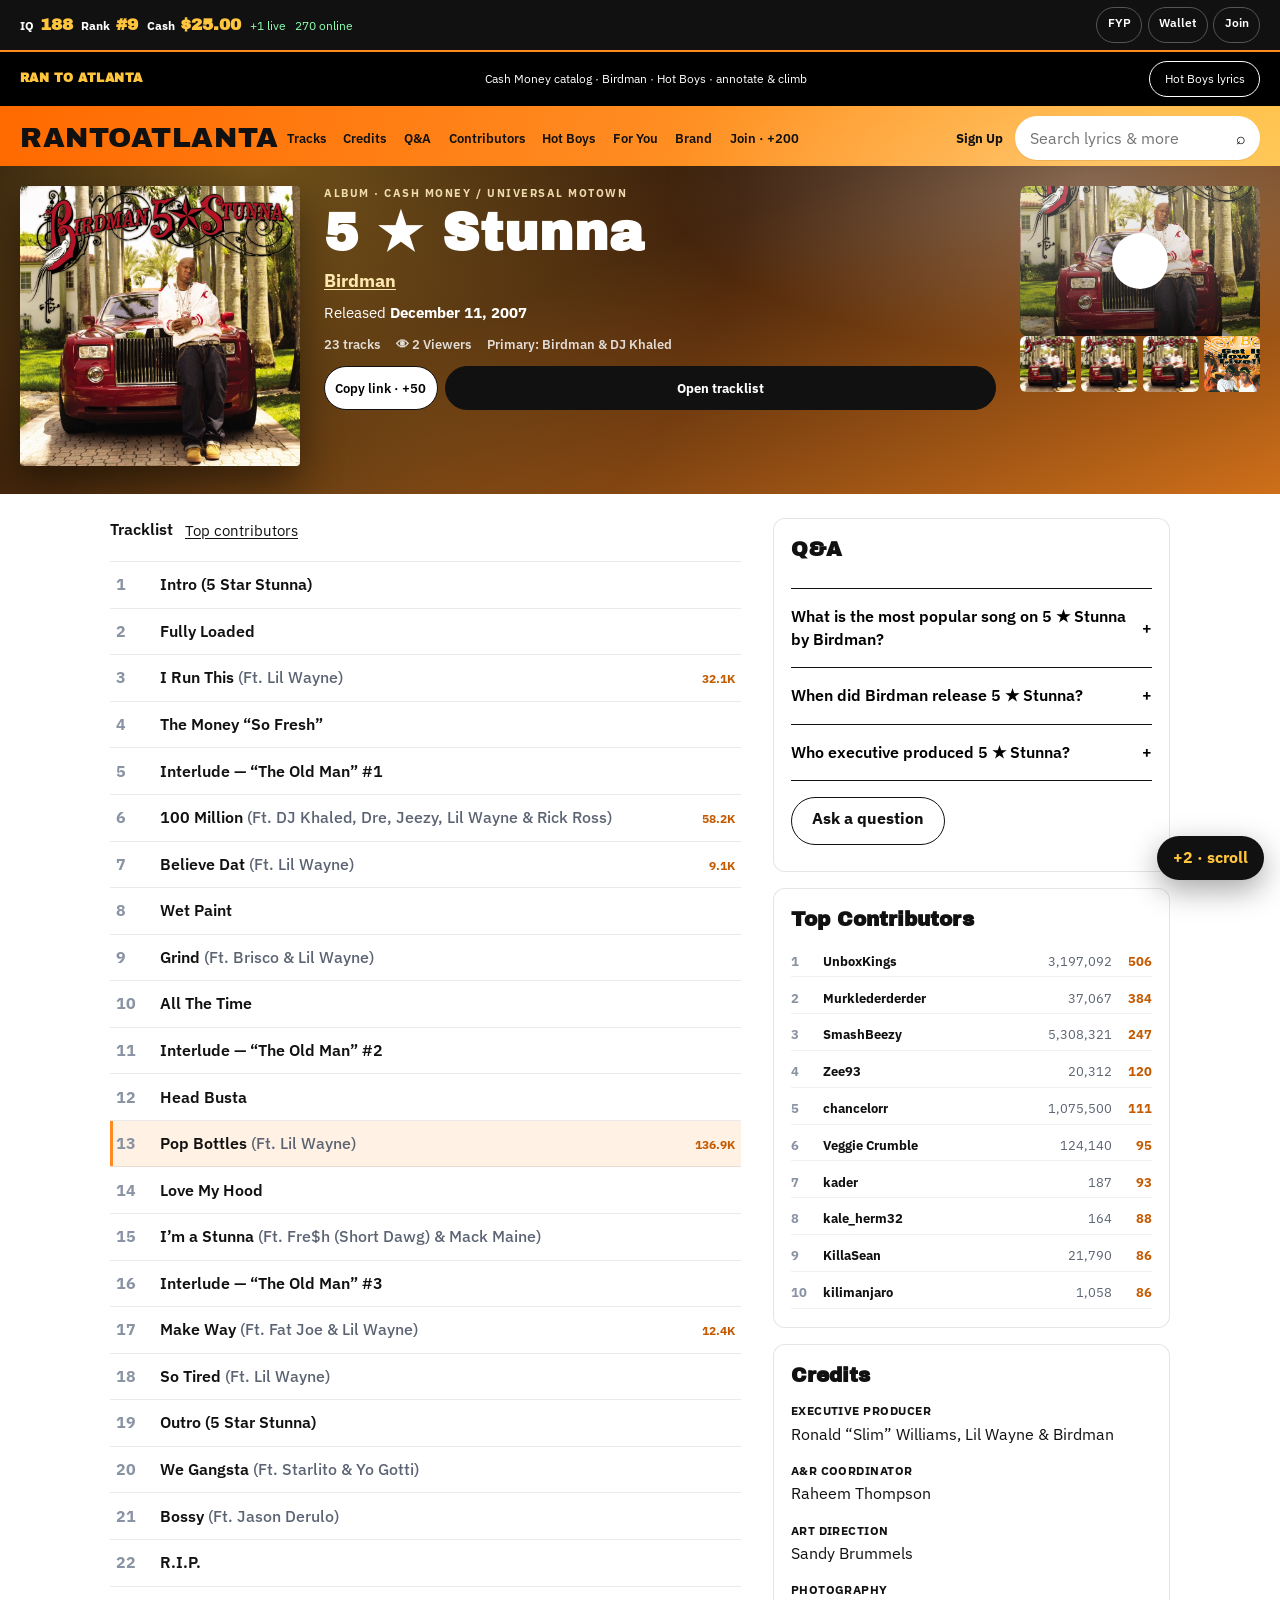
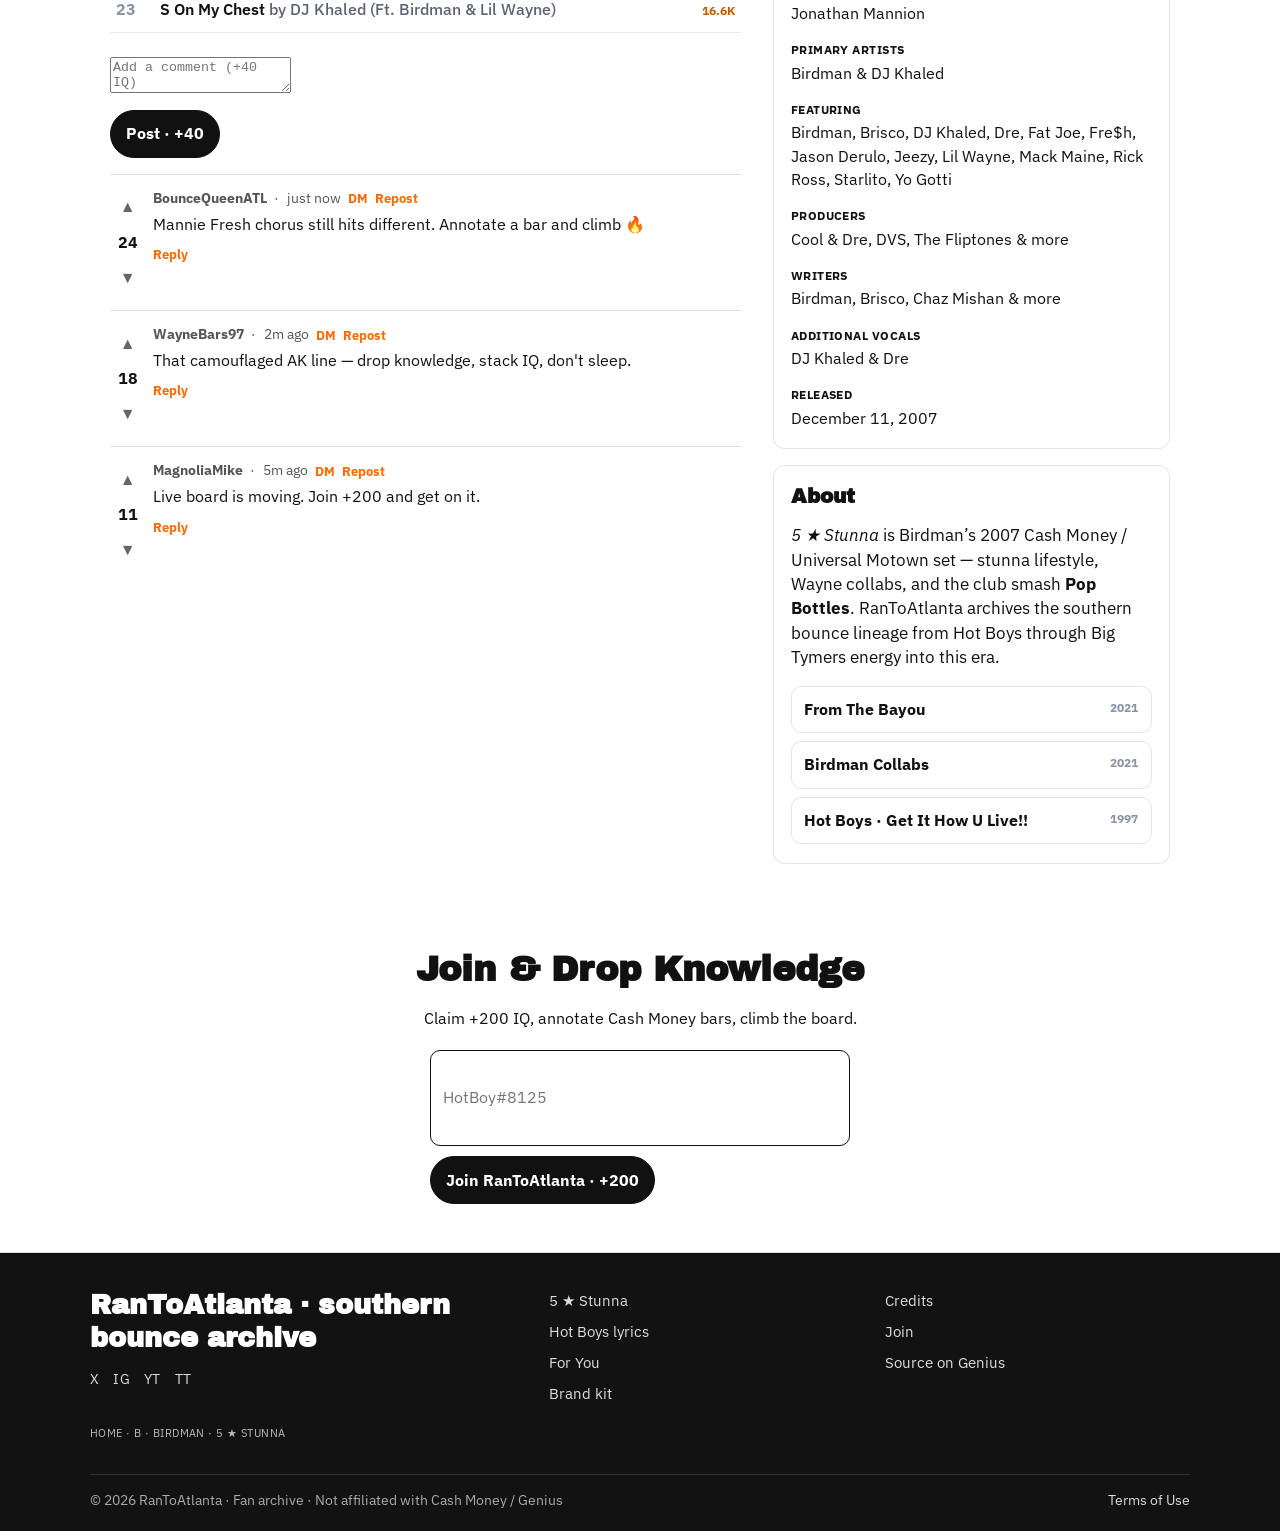
<file: birdman-5-star-stunna.html>
<!doctype html>
<html lang="en">
  <head>
    <meta charset="UTF-8" />
    <meta name="viewport" content="width=device-width, initial-scale=1, viewport-fit=cover" />
    <meta
      name="description"
      content="Birdman — 5 ★ Stunna (2007) album page on RanToAtlanta. Tracklist, credits, Q&A, FOMO IQ."
    />
    <meta name="theme-color" content="#ff8a1f" />
    <meta property="og:title" content="Birdman — 5 ★ Stunna | RanToAtlanta" />
    <meta
      property="og:description"
      content="Pop Bottles · 100 Million · I Run This. Cash Money album archive with annotations & IQ."
    />
    <meta property="og:type" content="website" />
    <meta
      property="og:url"
      content="https://pabopbiz9.github.io/rantoatlanta-v0.01/birdman-5-star-stunna.html"
    />
    <meta
      property="og:image"
      content="https://pabopbiz9.github.io/rantoatlanta-v0.01/assets/img/birdman-5-star-stunna.jpg"
    />
    <meta name="twitter:card" content="summary_large_image" />
    <title>Birdman – 5 ★ Stunna | RanToAtlanta</title>
    <link rel="icon" type="image/svg+xml" href="favicon.svg" />
    <link rel="apple-touch-icon" href="brand/favicon/apple-touch-180.jpg" />
    <link rel="preconnect" href="https://fonts.googleapis.com" />
    <link rel="preconnect" href="https://fonts.gstatic.com" crossorigin />
    <link rel="stylesheet" href="assets/css/site.css?v=7" />
    <link rel="stylesheet" href="assets/css/mobile.css?v=7" />
    <link rel="stylesheet" href="assets/css/album.css?v=1" />
  </head>
  <body class="album-page">
    <a class="skip" href="#tracks">Skip to tracklist</a>

    <div class="hud" id="hud" aria-live="polite">
      <div class="hud-left">
        <span class="stat">IQ <em id="hud-points">88</em></span>
        <span class="stat">Rank <em id="hud-rank">#—</em></span>
        <span class="stat">Cash <em id="wallet-cash-hud">$25.00</em></span>
        <span class="pulse" id="hud-pulse">+1 live</span>
        <span class="pulse" id="hud-online">200 online</span>
      </div>
      <div class="hud-right">
        <a class="ghost" href="feed.html">FYP</a>
        <a class="ghost" href="index.html#wallet">Wallet</a>
        <a class="ghost" href="#signup">Join</a>
      </div>
    </div>

    <div class="ad-strip">
      <strong>RAN TO ATLANTA</strong>
      <span>Cash Money catalog · Birdman · Hot Boys · annotate &amp; climb</span>
      <a class="pill" href="index.html">Hot Boys lyrics</a>
    </div>

    <header class="site-header">
      <nav class="nav" aria-label="Primary">
        <a class="brand" href="./" id="brand-logo" title="Click logo to refresh">RanToAtlanta</a>
        <button type="button" class="nav-toggle" id="nav-toggle" aria-expanded="false" aria-controls="nav-links">
          Menu
        </button>
        <div class="nav-links" id="nav-links">
          <a href="#tracks">Tracks</a>
          <a href="#credits">Credits</a>
          <a href="#qa">Q&amp;A</a>
          <a href="#contributors">Contributors</a>
          <a href="index.html">Hot Boys</a>
          <a href="feed.html">For You</a>
          <a href="brand.html">Brand</a>
          <a href="#signup">Join · +200</a>
        </div>
        <div class="nav-right">
          <a class="signup" href="#signup">Sign Up</a>
          <form class="search" role="search" onsubmit="return false;">
            <input type="search" id="search" placeholder="Search lyrics & more" aria-label="Search" />
            <button type="submit" aria-label="Search">⌕</button>
          </form>
        </div>
      </nav>

      <div class="album-hero">
        <img
          class="cover"
          src="assets/img/birdman-5-star-stunna.jpg"
          alt="Birdman — 5 ★ Stunna album cover"
          width="440"
          height="440"
        />
        <div class="song-meta">
          <p class="kicker">Album · Cash Money / Universal Motown</p>
          <h1>5 ★ Stunna</h1>
          <div class="artist"><a href="#about">Birdman</a></div>
          <p class="album-line">Released <strong>December 11, 2007</strong></p>
          <div class="meta-icons">
            <span>23 tracks</span>
            <span id="viewer-count">👁 1 Viewer</span>
            <span>Primary: Birdman &amp; DJ Khaled</span>
          </div>
          <div class="share-row hero-cta" style="justify-content: center; margin-top: 0.75rem">
            <button type="button" id="copy-link" data-share="link">Copy link · +50</button>
            <a class="ask-btn" href="#tracks" style="margin: 0">Open tracklist</a>
          </div>
        </div>
        <aside class="media-rail" aria-label="Featured">
          <div class="media-main">
            <img src="assets/img/birdman-5-star-stunna.jpg" alt="" />
            <a class="play" href="#tracks" aria-label="Jump to tracks"><span>▶</span></a>
          </div>
          <div class="thumb-row">
            <a href="#track-13" title="Pop Bottles"
              ><img src="assets/img/birdman-5-star-stunna.jpg" alt="Pop Bottles"
            /></a>
            <a href="#track-6" title="100 Million"
              ><img src="assets/img/birdman-5-star-stunna.jpg" alt="100 Million"
            /></a>
            <a href="#track-3" title="I Run This"
              ><img src="assets/img/birdman-5-star-stunna.jpg" alt="I Run This"
            /></a>
            <a href="index.html" title="Hot Boys"
              ><img src="assets/img/cover.jpg" alt="Hot Boys"
            /></a>
          </div>
        </aside>
      </div>
    </header>

    <main>
      <section class="page album-main">
        <article>
          <div class="lyrics-head">
            <h2>Tracklist</h2>
            <a href="#contributors">Top contributors</a>
          </div>

          <ol class="album-tracks" id="tracks">
            <li id="track-1"><a href="#tracks"><span class="n">1</span><span class="t">Intro (5 Star Stunna)</span><span class="v"></span></a></li>
            <li id="track-2"><a href="#tracks"><span class="n">2</span><span class="t">Fully Loaded</span><span class="v"></span></a></li>
            <li id="track-3" class="hot">
              <a href="#tracks"
                ><span class="n">3</span><span class="t">I Run This <em>(Ft. Lil Wayne)</em></span
                ><span class="v">32.1K</span></a
              >
            </li>
            <li id="track-4"><a href="#tracks"><span class="n">4</span><span class="t">The Money “So Fresh”</span><span class="v"></span></a></li>
            <li id="track-5"><a href="#tracks"><span class="n">5</span><span class="t">Interlude — “The Old Man” #1</span><span class="v"></span></a></li>
            <li id="track-6" class="hot">
              <a href="#tracks"
                ><span class="n">6</span
                ><span class="t"
                  >100 Million <em>(Ft. DJ Khaled, Dre, Jeezy, Lil Wayne &amp; Rick Ross)</em></span
                ><span class="v">58.2K</span></a
              >
            </li>
            <li id="track-7" class="hot">
              <a href="#tracks"
                ><span class="n">7</span><span class="t">Believe Dat <em>(Ft. Lil Wayne)</em></span
                ><span class="v">9.1K</span></a
              >
            </li>
            <li id="track-8"><a href="#tracks"><span class="n">8</span><span class="t">Wet Paint</span><span class="v"></span></a></li>
            <li id="track-9"><a href="#tracks"><span class="n">9</span><span class="t">Grind <em>(Ft. Brisco &amp; Lil Wayne)</em></span><span class="v"></span></a></li>
            <li id="track-10"><a href="#tracks"><span class="n">10</span><span class="t">All The Time</span><span class="v"></span></a></li>
            <li id="track-11"><a href="#tracks"><span class="n">11</span><span class="t">Interlude — “The Old Man” #2</span><span class="v"></span></a></li>
            <li id="track-12"><a href="#tracks"><span class="n">12</span><span class="t">Head Busta</span><span class="v"></span></a></li>
            <li id="track-13" class="hot current">
              <a href="#tracks"
                ><span class="n">13</span><span class="t">Pop Bottles <em>(Ft. Lil Wayne)</em></span
                ><span class="v">136.9K</span></a
              >
            </li>
            <li id="track-14"><a href="#tracks"><span class="n">14</span><span class="t">Love My Hood</span><span class="v"></span></a></li>
            <li id="track-15">
              <a href="#tracks"
                ><span class="n">15</span
                ><span class="t">I’m a Stunna <em>(Ft. Fre$h (Short Dawg) &amp; Mack Maine)</em></span
                ><span class="v"></span
              ></a>
            </li>
            <li id="track-16"><a href="#tracks"><span class="n">16</span><span class="t">Interlude — “The Old Man” #3</span><span class="v"></span></a></li>
            <li id="track-17" class="hot">
              <a href="#tracks"
                ><span class="n">17</span><span class="t">Make Way <em>(Ft. Fat Joe &amp; Lil Wayne)</em></span
                ><span class="v">12.4K</span></a
              >
            </li>
            <li id="track-18"><a href="#tracks"><span class="n">18</span><span class="t">So Tired <em>(Ft. Lil Wayne)</em></span><span class="v"></span></a></li>
            <li id="track-19"><a href="#tracks"><span class="n">19</span><span class="t">Outro (5 Star Stunna)</span><span class="v"></span></a></li>
            <li id="track-20">
              <a href="#tracks"
                ><span class="n">20</span><span class="t">We Gangsta <em>(Ft. Starlito &amp; Yo Gotti)</em></span
                ><span class="v"></span
              ></a>
            </li>
            <li id="track-21"><a href="#tracks"><span class="n">21</span><span class="t">Bossy <em>(Ft. Jason Derulo)</em></span><span class="v"></span></a></li>
            <li id="track-22"><a href="#tracks"><span class="n">22</span><span class="t">R.I.P.</span><span class="v"></span></a></li>
            <li id="track-23" class="hot">
              <a href="#tracks"
                ><span class="n">23</span
                ><span class="t">S On My Chest <em>by DJ Khaled (Ft. Birdman &amp; Lil Wayne)</em></span
                ><span class="v">16.6K</span></a
              >
            </li>
          </ol>

          <div class="comment-tease" id="comments">
            <textarea id="comment-box" placeholder="Add a comment (+40 IQ)" aria-label="Add a comment"></textarea>
            <div class="comment-actions">
              <button type="button" id="comment-post">Post · +40</button>
            </div>
            <p class="empty" id="comment-empty">Be the first to comment on 5 ★ Stunna</p>
            <div id="comment-list"></div>
          </div>
        </article>

        <aside class="album-side">
          <section class="side-card" id="qa">
            <h2>Q&amp;A</h2>
            <div class="qa-list">
              <div class="qa-item">
                <button type="button">
                  What is the most popular song on 5 ★ Stunna by Birdman?
                  <span>+</span>
                </button>
                <div class="answer">
                  <strong>Pop Bottles</strong> (Ft. Lil Wayne) leads the page with ~136.9K pageviews —
                  the album’s biggest Cash Money club record.
                </div>
              </div>
              <div class="qa-item">
                <button type="button">
                  When did Birdman release 5 ★ Stunna?
                  <span>+</span>
                </button>
                <div class="answer">December 11, 2007 via Cash Money / Universal Motown.</div>
              </div>
              <div class="qa-item">
                <button type="button">
                  Who executive produced 5 ★ Stunna?
                  <span>+</span>
                </button>
                <div class="answer">Ronald “Slim” Williams, Lil Wayne &amp; Birdman.</div>
              </div>
            </div>
            <a class="ask-btn" href="#comments">Ask a question</a>
          </section>

          <section class="side-card" id="contributors">
            <h2>Top Contributors</h2>
            <ol class="contrib-board">
              <li><span class="rank">1</span><span class="name">UnboxKings</span><span class="iq">3,197,092</span><span class="ann">506</span></li>
              <li><span class="rank">2</span><span class="name">Murklederderder</span><span class="iq">37,067</span><span class="ann">384</span></li>
              <li><span class="rank">3</span><span class="name">SmashBeezy</span><span class="iq">5,308,321</span><span class="ann">247</span></li>
              <li><span class="rank">4</span><span class="name">Zee93</span><span class="iq">20,312</span><span class="ann">120</span></li>
              <li><span class="rank">5</span><span class="name">chancelorr</span><span class="iq">1,075,500</span><span class="ann">111</span></li>
              <li><span class="rank">6</span><span class="name">Veggie Crumble</span><span class="iq">124,140</span><span class="ann">95</span></li>
              <li><span class="rank">7</span><span class="name">kader</span><span class="iq">187</span><span class="ann">93</span></li>
              <li><span class="rank">8</span><span class="name">kale_herm32</span><span class="iq">164</span><span class="ann">88</span></li>
              <li><span class="rank">9</span><span class="name">KillaSean</span><span class="iq">21,790</span><span class="ann">86</span></li>
              <li><span class="rank">10</span><span class="name">kilimanjaro</span><span class="iq">1,058</span><span class="ann">86</span></li>
            </ol>
          </section>

          <section class="side-card" id="credits">
            <h2>Credits</h2>
            <div class="credits-grid album-credits">
              <div>
                <span class="label">Executive Producer</span>
                Ronald “Slim” Williams, Lil Wayne &amp; Birdman
              </div>
              <div>
                <span class="label">A&amp;R Coordinator</span>
                Raheem Thompson
              </div>
              <div>
                <span class="label">Art Direction</span>
                Sandy Brummels
              </div>
              <div>
                <span class="label">Photography</span>
                Jonathan Mannion
              </div>
              <div>
                <span class="label">Primary Artists</span>
                Birdman &amp; DJ Khaled
              </div>
              <div>
                <span class="label">Featuring</span>
                Birdman, Brisco, DJ Khaled, Dre, Fat Joe, Fre$h, Jason Derulo, Jeezy, Lil Wayne, Mack
                Maine, Rick Ross, Starlito, Yo Gotti
              </div>
              <div>
                <span class="label">Producers</span>
                Cool &amp; Dre, DVS, The Fliptones &amp; more
              </div>
              <div>
                <span class="label">Writers</span>
                Birdman, Brisco, Chaz Mishan &amp; more
              </div>
              <div>
                <span class="label">Additional Vocals</span>
                DJ Khaled &amp; Dre
              </div>
              <div>
                <span class="label">Released</span>
                December 11, 2007
              </div>
            </div>
          </section>

          <section class="side-card" id="about">
            <h2>About</h2>
            <p class="bio">
              <em>5 ★ Stunna</em> is Birdman’s 2007 Cash Money / Universal Motown set — stunna
              lifestyle, Wayne collabs, and the club smash <strong>Pop Bottles</strong>. RanToAtlanta
              archives the southern bounce lineage from Hot Boys through Big Tymers energy into this
              era.
            </p>
            <div class="related">
              <a class="related-card" href="#tracks">
                <strong>From The Bayou</strong>
                <span>2021</span>
              </a>
              <a class="related-card" href="#tracks">
                <strong>Birdman Collabs</strong>
                <span>2021</span>
              </a>
              <a class="related-card" href="index.html">
                <strong>Hot Boys · Get It How U Live!!</strong>
                <span>1997</span>
              </a>
            </div>
          </section>
        </aside>
      </section>

      <section class="signup-band" id="signup">
        <h2>Join &amp; Drop Knowledge</h2>
        <p>Claim +200 IQ, annotate Cash Money bars, climb the board.</p>
        <div class="join-box">
          <input id="display-name" type="text" maxlength="24" aria-label="Display name" />
          <div class="join-row">
            <button type="button" id="join-btn">Join RanToAtlanta · +200</button>
            <span id="join-status" class="muted"></span>
          </div>
        </div>
      </section>
    </main>

    <div id="points-toast" role="status"></div>

    <nav class="mobile-dock" aria-label="Mobile">
      <a href="#tracks"><span class="ico">≡</span>Tracks</a>
      <a href="feed.html"><span class="ico">♪</span>FYP</a>
      <a href="index.html#studio"><span class="ico">▶</span>Studio</a>
      <a href="index.html#wallet"><span class="ico">$</span>Wallet</a>
      <a href="profile.html"><span class="ico">◆</span>You</a>
    </nav>

    <footer class="footer">
      <div class="footer-grid">
        <div>
          <h3>RanToAtlanta · southern bounce archive</h3>
          <div class="socials">
            <a href="#">X</a>
            <a href="#">IG</a>
            <a href="#">YT</a>
            <a href="#">TT</a>
          </div>
        </div>
        <div class="footer-col">
          <a href="birdman-5-star-stunna.html">5 ★ Stunna</a>
          <a href="index.html">Hot Boys lyrics</a>
          <a href="feed.html">For You</a>
          <a href="brand.html">Brand kit</a>
        </div>
        <div class="footer-col">
          <a href="#credits">Credits</a>
          <a href="#signup">Join</a>
          <a href="https://genius.com/albums/Birdman/5-stunna" rel="noopener" target="_blank"
            >Source on Genius</a
          >
        </div>
      </div>
      <div class="artist-index">
        Home · B · Birdman · 5 ★ Stunna
      </div>
      <div class="footer-bottom">
        <span>© 2026 RanToAtlanta · Fan archive · Not affiliated with Cash Money / Genius</span>
        <a href="#">Terms of Use</a>
      </div>
    </footer>

    <script src="assets/js/points.js?v=7"></script>
    <script src="assets/js/wallet.js?v=7"></script>
    <script src="assets/js/social.js?v=7"></script>
    <script src="assets/js/site.js?v=7"></script>
    <script>
      document.querySelectorAll(".album-tracks a").forEach((a) => {
        a.addEventListener("click", () => window.RTAPoints?.earn("click"));
      });
    </script>
  </body>
</html>
</file>
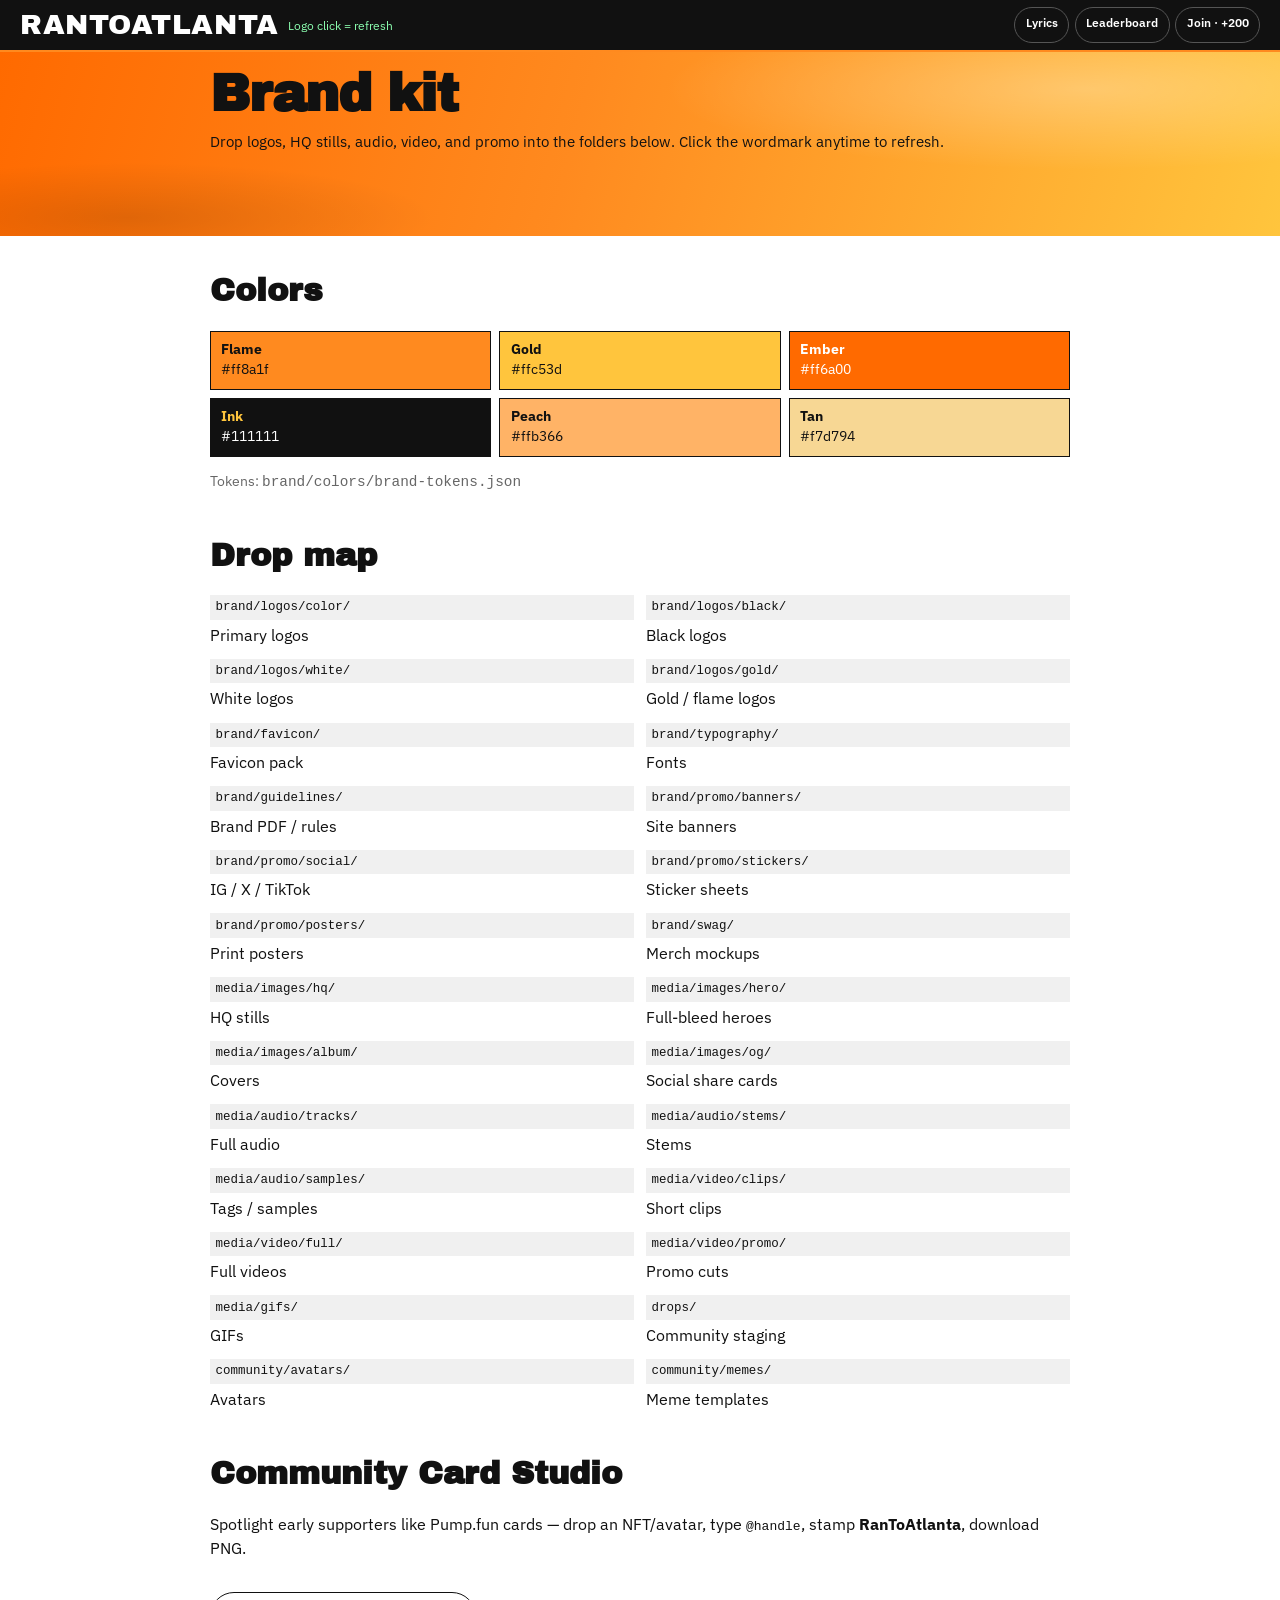
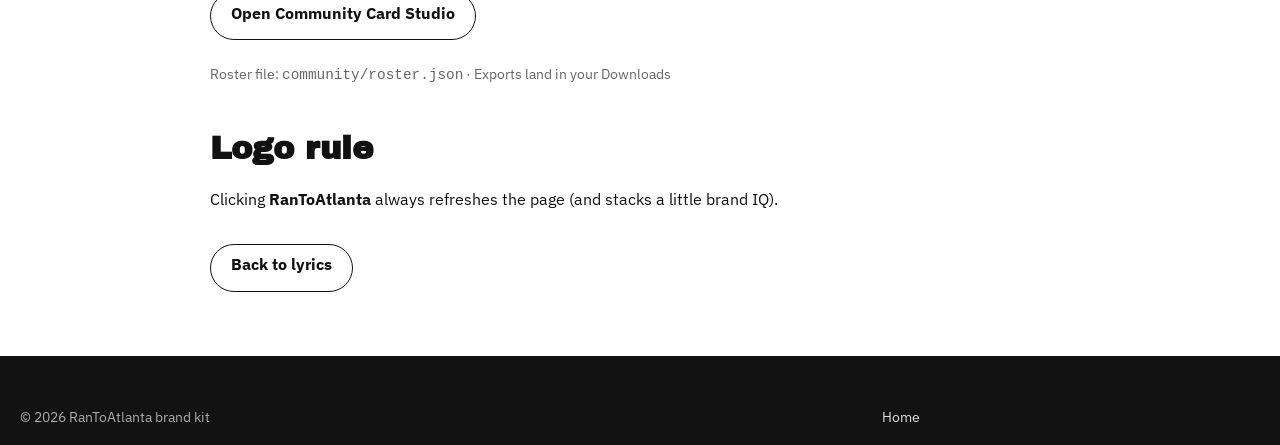
<file: brand.html>
<!doctype html>
<html lang="en">
  <head>
    <meta charset="UTF-8" />
    <meta name="viewport" content="width=device-width, initial-scale=1, viewport-fit=cover" />
    <meta name="description" content="RanToAtlanta brand kit — logos, colors, promo drops, media folders." />
    <meta name="theme-color" content="#ff8a1f" />
    <meta name="apple-mobile-web-app-capable" content="yes" />
    <title>Brand Kit · RanToAtlanta</title>
    <link rel="icon" type="image/svg+xml" href="favicon.svg" />
    <link rel="stylesheet" href="assets/css/site.css?v=6" />
    <link rel="stylesheet" href="assets/css/mobile.css?v=6" />
  </head>
  <body>
    <div class="hud">
      <div class="hud-left">
        <a class="brand" href="./" id="brand-logo" style="color:#fff;text-decoration:none;font-family:var(--rta-display)">RanToAtlanta</a>
        <span class="pulse">Logo click = refresh</span>
      </div>
      <div class="hud-right">
        <a class="ghost" href="./">Lyrics</a>
        <a class="ghost" href="./#board">Leaderboard</a>
        <a class="ghost" href="./#signup">Join · +200</a>
      </div>
    </div>

    <header class="site-header" style="padding-bottom:2.5rem">
      <div class="song-hero" style="grid-template-columns:1fr;max-width:900px">
        <div class="song-meta">
          <h1>Brand kit</h1>
          <p class="album-line">Drop logos, HQ stills, audio, video, and promo into the folders below. Click the wordmark anytime to refresh.</p>
        </div>
      </div>
    </header>

    <main class="comments" style="max-width:900px">
      <section>
        <h2>Colors</h2>
        <div class="rewards-grid">
          <div style="background:#ff8a1f;color:#111"><strong style="color:#111">Flame</strong>#ff8a1f</div>
          <div style="background:#ffc53d;color:#111"><strong style="color:#111">Gold</strong>#ffc53d</div>
          <div style="background:#ff6a00;color:#fff"><strong style="color:#fff">Ember</strong>#ff6a00</div>
          <div style="background:#111;color:#fff"><strong style="color:#ffc53d">Ink</strong>#111111</div>
          <div style="background:#ffb366;color:#111"><strong style="color:#111">Peach</strong>#ffb366</div>
          <div style="background:#f7d794;color:#111"><strong style="color:#111">Tan</strong>#f7d794</div>
        </div>
        <p class="muted">Tokens: <code>brand/colors/brand-tokens.json</code></p>
      </section>

      <section style="margin-top:2.5rem">
        <h2>Drop map</h2>
        <div class="drop-map">
          <div><code>brand/logos/color/</code> Primary logos</div>
          <div><code>brand/logos/black/</code> Black logos</div>
          <div><code>brand/logos/white/</code> White logos</div>
          <div><code>brand/logos/gold/</code> Gold / flame logos</div>
          <div><code>brand/favicon/</code> Favicon pack</div>
          <div><code>brand/typography/</code> Fonts</div>
          <div><code>brand/guidelines/</code> Brand PDF / rules</div>
          <div><code>brand/promo/banners/</code> Site banners</div>
          <div><code>brand/promo/social/</code> IG / X / TikTok</div>
          <div><code>brand/promo/stickers/</code> Sticker sheets</div>
          <div><code>brand/promo/posters/</code> Print posters</div>
          <div><code>brand/swag/</code> Merch mockups</div>
          <div><code>media/images/hq/</code> HQ stills</div>
          <div><code>media/images/hero/</code> Full-bleed heroes</div>
          <div><code>media/images/album/</code> Covers</div>
          <div><code>media/images/og/</code> Social share cards</div>
          <div><code>media/audio/tracks/</code> Full audio</div>
          <div><code>media/audio/stems/</code> Stems</div>
          <div><code>media/audio/samples/</code> Tags / samples</div>
          <div><code>media/video/clips/</code> Short clips</div>
          <div><code>media/video/full/</code> Full videos</div>
          <div><code>media/video/promo/</code> Promo cuts</div>
          <div><code>media/gifs/</code> GIFs</div>
          <div><code>drops/</code> Community staging</div>
          <div><code>community/avatars/</code> Avatars</div>
          <div><code>community/memes/</code> Meme templates</div>
        </div>
      </section>

      <section style="margin-top:2.5rem">
        <h2>Community Card Studio</h2>
        <p>
          Spotlight early supporters like Pump.fun cards — drop an NFT/avatar, type <code>@handle</code>,
          stamp <strong>RanToAtlanta</strong>, download PNG.
        </p>
        <p><a class="ask-btn" href="community-card.html">Open Community Card Studio</a></p>
        <p class="muted">Roster file: <code>community/roster.json</code> · Exports land in your Downloads</p>
      </section>

      <section style="margin-top:2.5rem">
        <h2>Logo rule</h2>
        <p>Clicking <strong>RanToAtlanta</strong> always refreshes the page (and stacks a little brand IQ).</p>
        <p><a class="ask-btn" href="./">Back to lyrics</a></p>
      </section>
    </main>

    <footer class="footer">
      <div class="footer-bottom" style="border:0;margin:0;max-width:900px">
        <span>© 2026 RanToAtlanta brand kit</span>
        <a href="./">Home</a>
      </div>
    </footer>

    <script src="assets/js/points.js"></script>
    <script>
      document.getElementById("brand-logo")?.addEventListener("click", (e) => {
        e.preventDefault();
        window.RTAPoints?.earn("brand");
        window.location.href = "./";
        setTimeout(() => window.location.reload(), 10);
      });
    </script>
  </body>
</html>
</file>
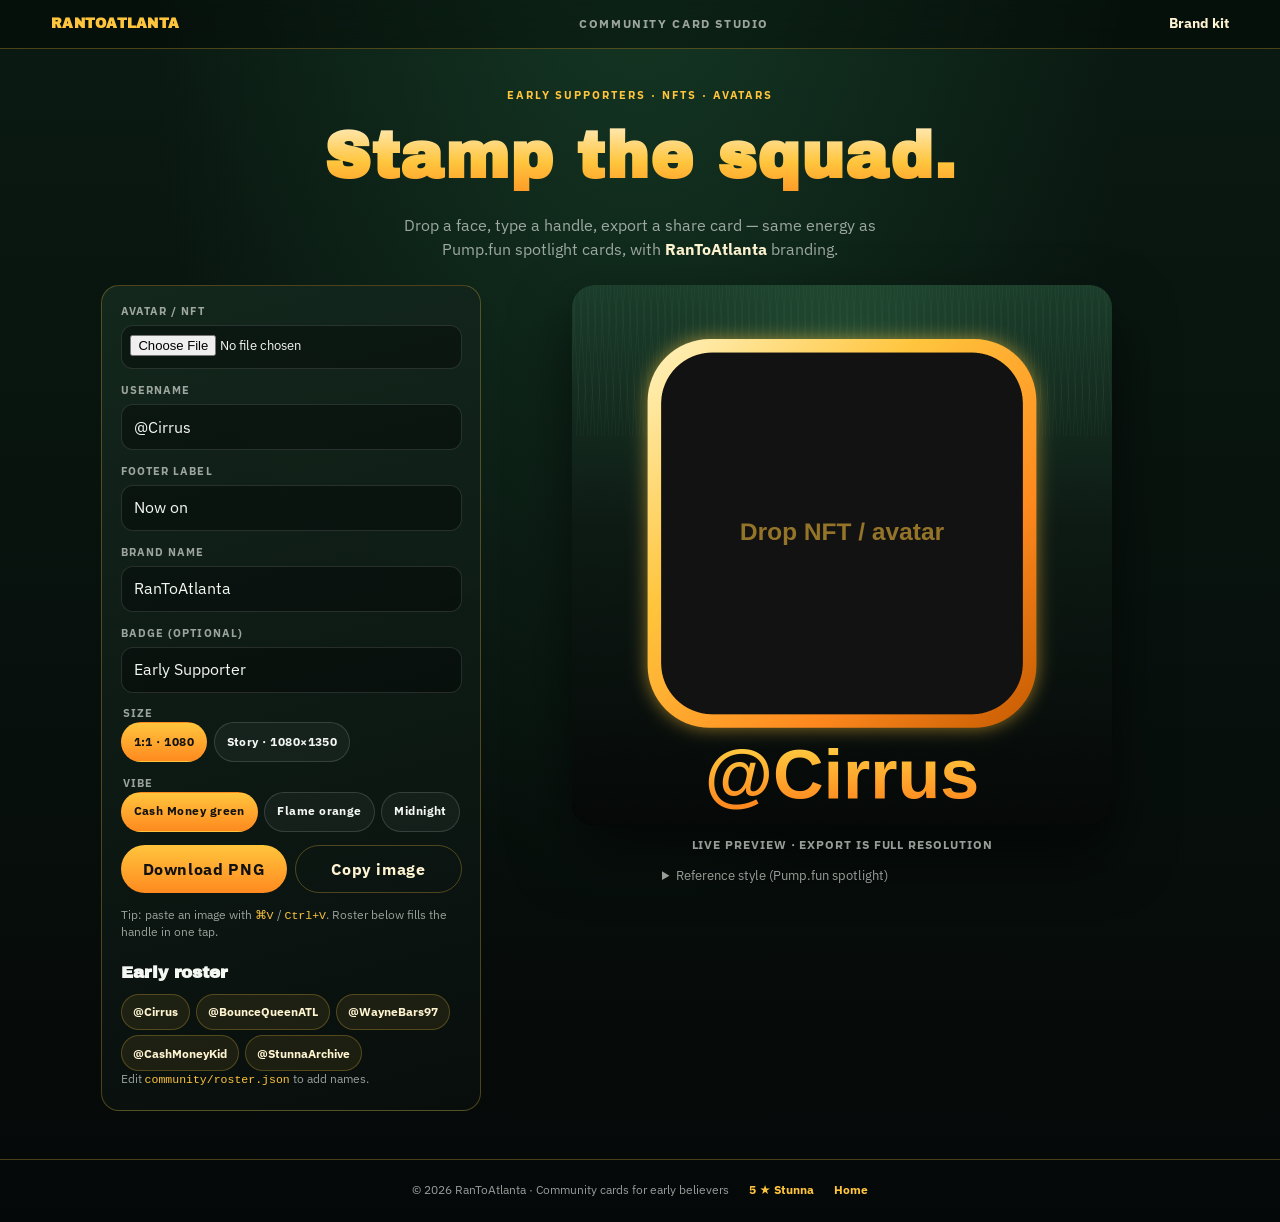
<file: community-card.html>
<!doctype html>
<html lang="en">
  <head>
    <meta charset="UTF-8" />
    <meta name="viewport" content="width=device-width, initial-scale=1, viewport-fit=cover" />
    <meta
      name="description"
      content="Community Card Studio — drop NFT/avatar + username, stamp RanToAtlanta, download share cards for early supporters."
    />
    <meta name="theme-color" content="#0a1a12" />
    <title>Community Card Studio · RanToAtlanta</title>
    <link rel="icon" type="image/svg+xml" href="favicon.svg" />
    <link rel="preconnect" href="https://fonts.googleapis.com" />
    <link rel="preconnect" href="https://fonts.gstatic.com" crossorigin />
    <link
      href="https://fonts.googleapis.com/css2?family=Archivo+Black&family=IBM+Plex+Sans:wght@400;600;700&display=swap"
      rel="stylesheet"
    />
    <link rel="stylesheet" href="assets/css/site.css?v=8" />
    <link rel="stylesheet" href="assets/css/mobile.css?v=8" />
    <link rel="stylesheet" href="assets/css/community-card.css?v=1" />
  </head>
  <body class="cc-body">
    <header class="cc-top">
      <a class="brand" href="./" id="brand-logo">RanToAtlanta</a>
      <span class="cc-top-label">Community Card Studio</span>
      <a href="brand.html">Brand kit</a>
    </header>

    <section class="cc-hero">
      <p class="kicker">Early supporters · NFTs · avatars</p>
      <h1>Stamp the squad.</h1>
      <p class="lede">
        Drop a face, type a handle, export a share card — same energy as Pump.fun spotlight cards, with
        <strong>RanToAtlanta</strong> branding.
      </p>
    </section>

    <main class="cc-layout">
      <aside class="cc-panel" aria-label="Card controls">
        <label class="cc-field">
          <span>Avatar / NFT</span>
          <input type="file" id="cc-file" accept="image/*" />
        </label>

        <label class="cc-field">
          <span>Username</span>
          <input type="text" id="cc-user" value="@Cirrus" maxlength="32" autocomplete="off" spellcheck="false" />
        </label>

        <label class="cc-field">
          <span>Footer label</span>
          <input type="text" id="cc-footer" value="Now on" maxlength="24" />
        </label>

        <label class="cc-field">
          <span>Brand name</span>
          <input type="text" id="cc-brand" value="RanToAtlanta" maxlength="28" />
        </label>

        <label class="cc-field">
          <span>Badge (optional)</span>
          <input type="text" id="cc-badge" value="Early Supporter" maxlength="28" placeholder="Early Supporter" />
        </label>

        <fieldset class="cc-field">
          <legend>Size</legend>
          <div class="cc-seg">
            <button type="button" class="is-on" data-size="1080">1:1 · 1080</button>
            <button type="button" data-size="1350">Story · 1080×1350</button>
          </div>
        </fieldset>

        <fieldset class="cc-field">
          <legend>Vibe</legend>
          <div class="cc-seg">
            <button type="button" class="is-on" data-theme="cash">Cash Money green</button>
            <button type="button" data-theme="flame">Flame orange</button>
            <button type="button" data-theme="ink">Midnight</button>
          </div>
        </fieldset>

        <div class="cc-actions">
          <button type="button" class="primary" id="cc-download">Download PNG</button>
          <button type="button" class="ghost" id="cc-copy">Copy image</button>
        </div>

        <p class="cc-hint">
          Tip: paste an image with <kbd>⌘V</kbd> / <kbd>Ctrl+V</kbd>. Roster below fills the handle in one
          tap.
        </p>

        <section class="cc-roster" aria-label="Early supporters">
          <h2>Early roster</h2>
          <div id="cc-roster" class="cc-roster-list"></div>
          <p class="cc-hint">Edit <code>community/roster.json</code> to add names.</p>
        </section>
      </aside>

      <section class="cc-stage" aria-label="Live preview">
        <canvas id="cc-canvas" width="1080" height="1080"></canvas>
        <p class="cc-stage-note">Live preview · export is full resolution</p>
        <details class="cc-ref">
          <summary>Reference style (Pump.fun spotlight)</summary>
          <img
            src="brand/promo/community/cirrus-pumpfun-reference.png"
            alt="Reference community card style"
            width="360"
            height="360"
          />
        </details>
      </section>
    </main>

    <footer class="cc-foot">
      <span>© 2026 RanToAtlanta · Community cards for early believers</span>
      <a href="birdman-5-star-stunna.html">5 ★ Stunna</a>
      <a href="./">Home</a>
    </footer>

    <div id="points-toast" role="status"></div>
    <script src="assets/js/points.js?v=8"></script>
    <script src="assets/js/community-card.js?v=1"></script>
  </body>
</html>
</file>
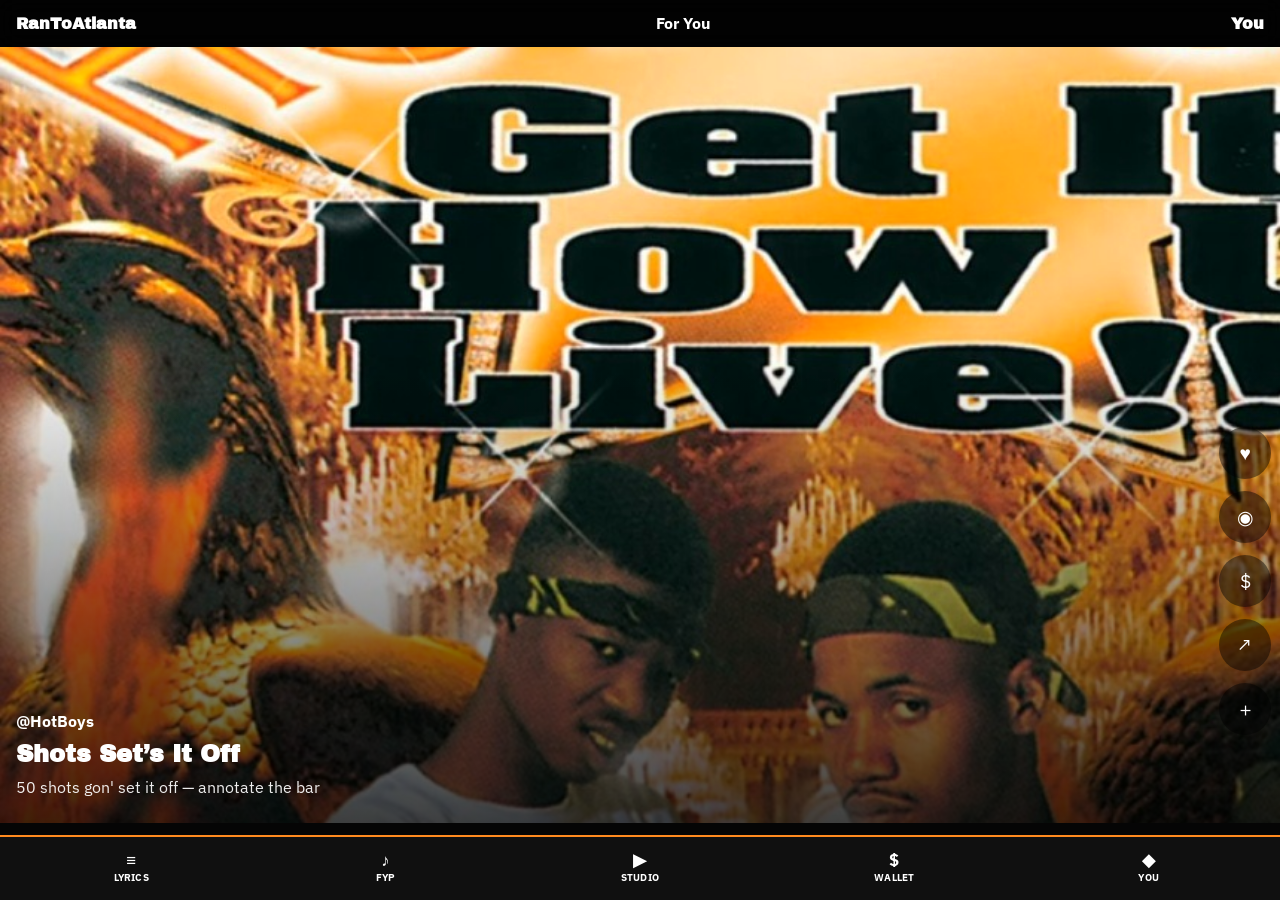
<file: feed.html>
<!doctype html>
<html lang="en">
  <head>
    <meta charset="UTF-8" />
    <meta name="viewport" content="width=device-width, initial-scale=1, viewport-fit=cover" />
    <meta name="theme-color" content="#111111" />
    <title>For You · RanToAtlanta</title>
    <link rel="icon" type="image/svg+xml" href="favicon.svg" />
    <link rel="stylesheet" href="assets/css/site.css?v=6" />
    <link rel="stylesheet" href="assets/css/mobile.css?v=6" />
    <link rel="stylesheet" href="assets/css/feed.css?v=6" />
  </head>
  <body class="fyp-body">
    <header class="fyp-top">
      <a href="./" id="brand-logo">RanToAtlanta</a>
      <span>For You</span>
      <a href="profile.html">You</a>
    </header>

    <main class="fyp" id="fyp">
      <!-- cards injected -->
    </main>

    <nav class="mobile-dock" aria-label="Mobile">
      <a href="./#lyrics"><span class="ico">≡</span>Lyrics</a>
      <a href="feed.html"><span class="ico">♪</span>FYP</a>
      <a href="./#studio"><span class="ico">▶</span>Studio</a>
      <a href="./#wallet"><span class="ico">$</span>Wallet</a>
      <a href="profile.html"><span class="ico">◆</span>You</a>
    </nav>

    <div id="points-toast" role="status"></div>
    <div id="celebrate" aria-hidden="true"></div>

    <script src="assets/js/points.js?v=6"></script>
    <script src="assets/js/wallet.js?v=6"></script>
    <script src="assets/js/social.js?v=6"></script>
    <script>
      (function () {
        const P = window.RTAPoints;
        document.getElementById("brand-logo")?.addEventListener("click", (e) => {
          e.preventDefault();
          P.earn("brand");
          location.href = "./";
        });

        const clips = [
          {
            title: "Shots Set’s It Off",
            user: "HotBoys",
            caption: "50 shots gon' set it off — annotate the bar",
            cover: "assets/img/cover.jpg",
            audio: "media/embeds/audio/rta-demo-tone.wav",
          },
          {
            title: "Mannie Fresh loop",
            user: "BounceQueenATL",
            caption: "Chorus on repeat. Tip if it hits.",
            cover: "assets/img/cover.jpg",
            audio: "media/embeds/audio/rta-demo-tone.wav",
          },
          {
            title: "Wayne bar energy",
            user: "WayneBars97",
            caption: "Camouflaged AK line still undefeated",
            cover: "assets/img/cover.jpg",
            audio: "media/embeds/audio/rta-demo-tone.wav",
          },
          {
            title: "Pop Bottles · 5 ★ Stunna",
            user: "Birdman",
            caption: "Cash Money club smash — open the album page",
            cover: "assets/img/birdman-5-star-stunna.jpg",
            audio: "media/embeds/audio/rta-demo-tone.wav",
            href: "birdman-5-star-stunna.html#track-13",
          },
          {
            title: "Go live farm",
            user: "CashMoneyKid",
            caption: "Flip live → passive cash while the room watches",
            cover: "brand/promo/banners/stories/rta-story.svg",
            audio: "media/embeds/audio/rta-demo-tone.wav",
          },
        ];

        const root = document.getElementById("fyp");
        root.innerHTML = clips
          .map(
            (c, i) => `
          <article class="fyp-card" data-i="${i}">
            <img class="fyp-bg" src="${c.cover}" alt="" />
            <div class="fyp-shade"></div>
            <div class="fyp-meta">
              <strong>@${c.user}</strong>
              <h2>${c.href ? `<a href="${c.href}" style="color:inherit;text-decoration:none">${c.title}</a>` : c.title}</h2>
              <p>${c.caption}</p>
              <audio preload="none" src="${c.audio}" loop></audio>
            </div>
            <div class="fyp-rail">
              <button type="button" data-act="like">♥<span>Like</span></button>
              <button type="button" data-act="comment">◉<span>Comment</span></button>
              <button type="button" data-act="tip">$<span>Tip</span></button>
              <button type="button" data-act="share">↗<span>Share</span></button>
              <button type="button" data-act="follow">＋<span>Follow</span></button>
            </div>
          </article>`
          )
          .join("");

        const toast = document.getElementById("points-toast");
        function flash(msg) {
          if (!toast) return;
          toast.textContent = msg;
          toast.classList.add("show");
          setTimeout(() => toast.classList.remove("show"), 1200);
        }

        let activeAudio = null;
        const io = new IntersectionObserver(
          (entries) => {
            entries.forEach((en) => {
              const audio = en.target.querySelector("audio");
              if (!audio) return;
              if (en.isIntersecting && en.intersectionRatio > 0.65) {
                if (activeAudio && activeAudio !== audio) {
                  activeAudio.pause();
                }
                activeAudio = audio;
                audio.play().catch(() => {});
                P.earn("watch");
              } else {
                audio.pause();
              }
            });
          },
          { threshold: [0.65] }
        );
        root.querySelectorAll(".fyp-card").forEach((card) => io.observe(card));

        root.addEventListener("click", (e) => {
          const btn = e.target.closest("[data-act]");
          if (!btn) return;
          const act = btn.dataset.act;
          if (act === "like") {
            P.earn("upvote");
            flash("+5 like");
          } else if (act === "comment") {
            P.earn("comment");
            flash("+40 comment");
          } else if (act === "tip") {
            window.RTAWallet?.tip(1);
            flash("tipped $1");
          } else if (act === "share") {
            P.earn("share");
            flash("+50 share");
          } else if (act === "follow") {
            window.RTASocial?.follow("bounce-queen");
            flash("+25 follow");
            btn.textContent = "✓";
          }
        });
      })();
    </script>
  </body>
</html>
</file>
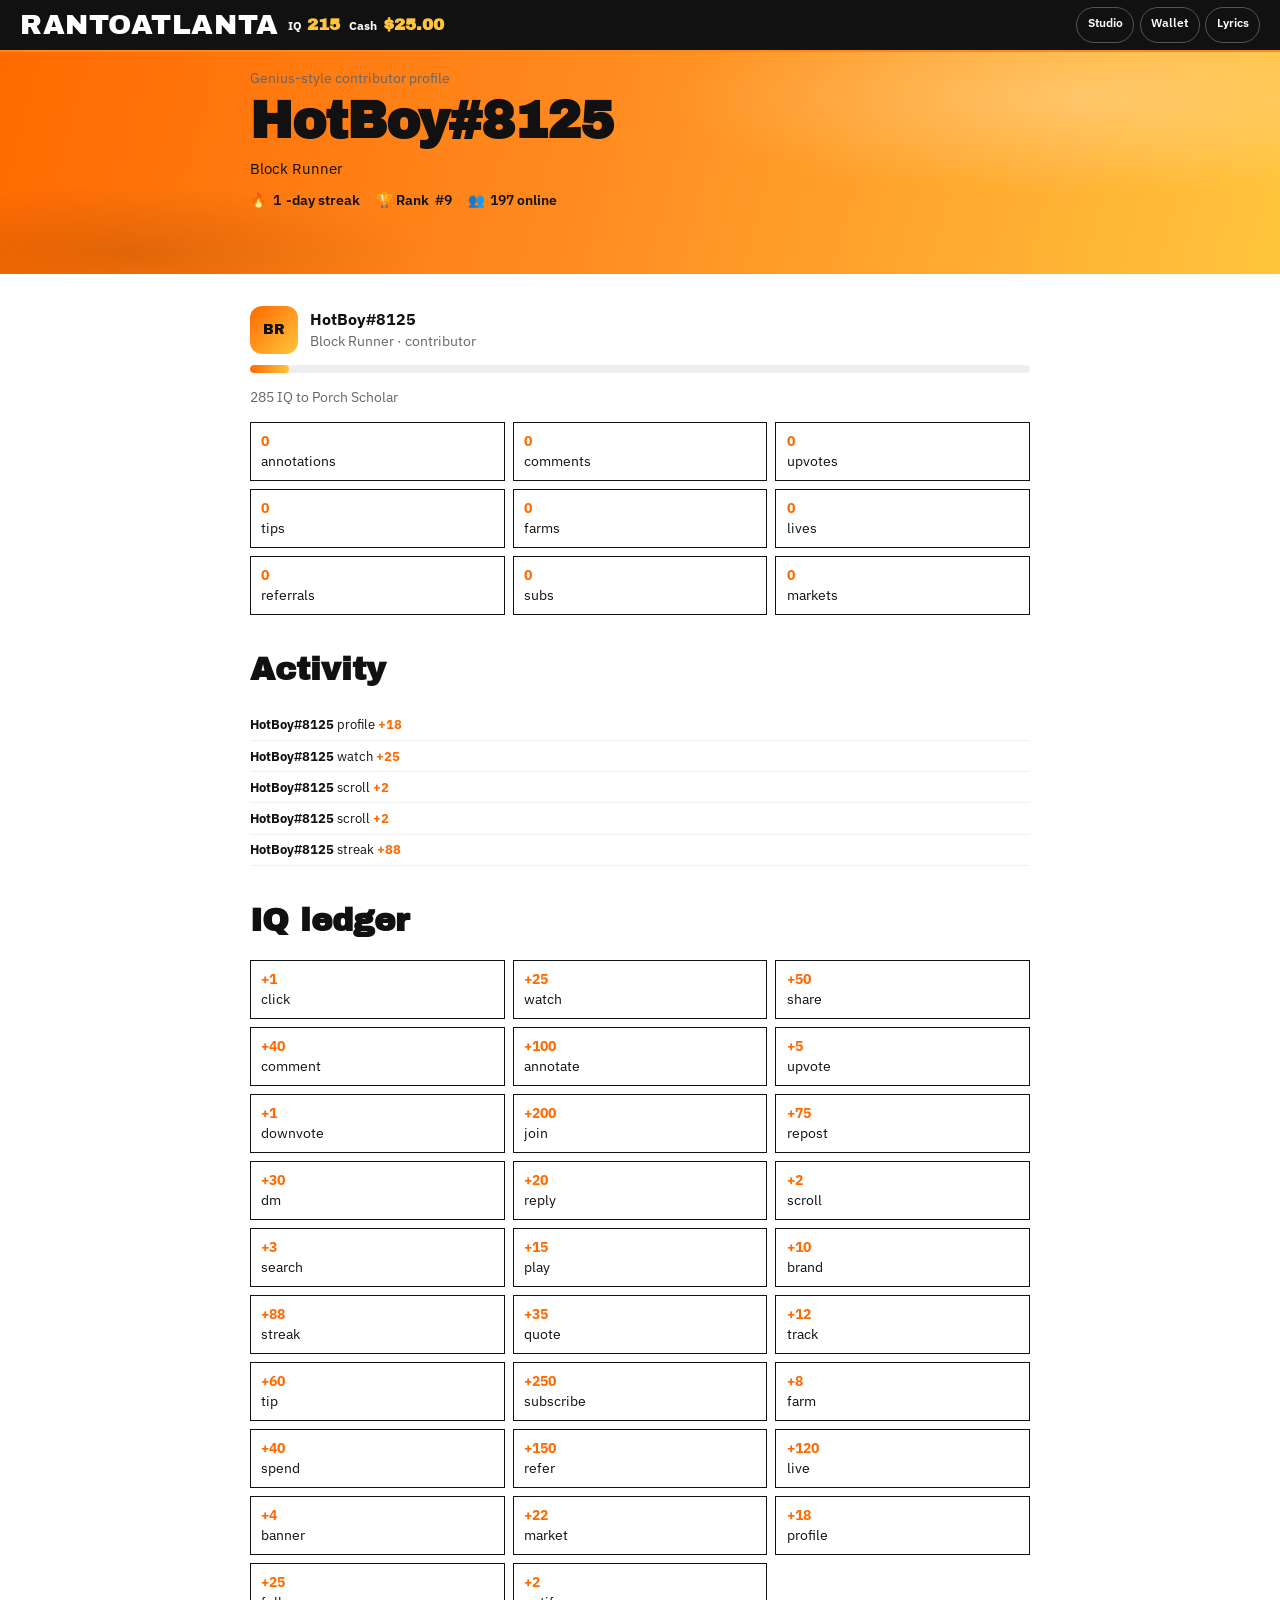
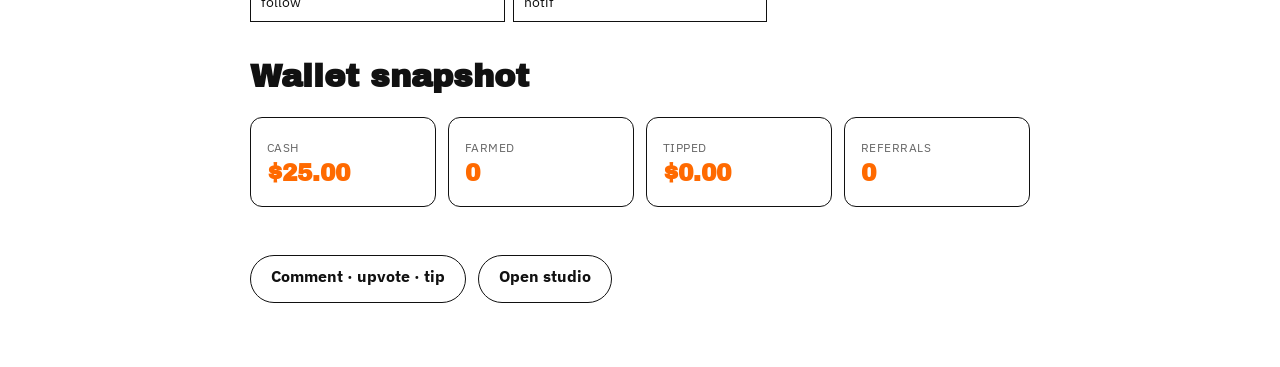
<file: profile.html>
<!doctype html>
<html lang="en">
  <head>
    <meta charset="UTF-8" />
    <meta name="viewport" content="width=device-width, initial-scale=1, viewport-fit=cover" />
    <meta name="theme-color" content="#ff8a1f" />
    <title>Profile · RanToAtlanta</title>
    <link rel="icon" type="image/svg+xml" href="favicon.svg" />
    <link rel="stylesheet" href="assets/css/site.css?v=6" />
    <link rel="stylesheet" href="assets/css/mobile.css?v=6" />
  </head>
  <body>
    <div class="hud">
      <div class="hud-left">
        <a class="brand" href="./" id="brand-logo" style="color:#fff;text-decoration:none;font-family:var(--rta-display)">RanToAtlanta</a>
        <span class="stat">IQ <em id="hud-points">0</em></span>
        <span class="stat">Cash <em id="wallet-cash-hud">$0</em></span>
      </div>
      <div class="hud-right">
        <a class="ghost" href="./#studio">Studio</a>
        <a class="ghost" href="./#wallet">Wallet</a>
        <a class="ghost" href="./">Lyrics</a>
      </div>
    </div>

    <header class="site-header" style="padding-bottom:2rem">
      <div class="song-hero" style="grid-template-columns:1fr;max-width:820px">
        <div class="song-meta" style="text-align:left">
          <p class="muted" style="margin:0 0 .35rem">Genius-style contributor profile</p>
          <h1 id="p-name">HotBoy</h1>
          <p id="p-title" class="album-line">New Bounce</p>
          <div class="meta-icons">
            <span>🔥 <span id="p-streak">0</span>-day streak</span>
            <span>🏆 Rank <span id="p-rank">—</span></span>
            <span>👥 <span id="hud-online">online</span></span>
          </div>
        </div>
      </div>
    </header>

    <main class="comments" style="max-width:820px">
      <section id="profile-card"></section>

      <section style="margin-top:2rem">
        <h2>Activity</h2>
        <ul id="live-feed" class="profile-feed"></ul>
      </section>

      <section style="margin-top:2rem">
        <h2>IQ ledger</h2>
        <div class="rewards-grid" id="p-ledger"></div>
      </section>

      <section style="margin-top:2rem">
        <h2>Wallet snapshot</h2>
        <div class="wallet-grid">
          <div class="wallet-card">
            <span class="label">Cash</span>
            <strong id="wallet-cash">$0</strong>
          </div>
          <div class="wallet-card">
            <span class="label">Farmed</span>
            <strong id="wallet-farmed">0</strong>
          </div>
          <div class="wallet-card">
            <span class="label">Tipped</span>
            <strong id="wallet-tipped">$0</strong>
          </div>
          <div class="wallet-card">
            <span class="label">Referrals</span>
            <strong id="wallet-refs">0</strong>
          </div>
        </div>
      </section>

      <p style="margin-top:2rem">
        <a class="ask-btn" href="./#comments">Comment · upvote · tip</a>
        <a class="ask-btn" href="./#studio" style="margin-left:0.5rem">Open studio</a>
      </p>
    </main>

    <nav class="mobile-dock" aria-label="Mobile">
      <a href="./#lyrics"><span class="ico">≡</span>Lyrics</a>
      <a href="./#studio"><span class="ico">▶</span>Studio</a>
      <a href="./#wallet"><span class="ico">$</span>Wallet</a>
      <a href="profile.html"><span class="ico">◆</span>You</a>
      <a href="./#live"><span class="ico">●</span>Live</a>
    </nav>

    <script src="assets/js/points.js?v=6"></script>
    <script src="assets/js/wallet.js?v=6"></script>
    <script src="assets/js/social.js?v=6"></script>
    <script>
      (function () {
        const P = window.RTAPoints;
        const state = P.load();
        const level = P.levelFor(state.points);
        P.earn("profile");
        document.getElementById("brand-logo")?.addEventListener("click", (e) => {
          e.preventDefault();
          P.earn("brand");
          location.href = "./";
        });
        document.getElementById("p-name").textContent = state.name;
        document.getElementById("p-title").textContent = level.title;
        document.getElementById("p-streak").textContent = state.streak || 0;
        document.getElementById("hud-points").textContent = P.format(state.points);
        const board = P.getBoard();
        const rank = board.findIndex((b) => b.you) + 1;
        document.getElementById("p-rank").textContent = rank ? "#" + rank : "—";
        document.getElementById("hud-online").textContent = P.onlineNow() + " online";

        // reuse profile card renderer from site.js patterns
        const el = document.getElementById("profile-card");
        const a = state.actions || {};
        el.innerHTML = `
          <div class="profile-top">
            <div class="badge">${level.badge}</div>
            <div>
              <strong>${state.name}</strong>
              <div class="muted">${level.title} · contributor</div>
            </div>
          </div>
          <div class="level-bar"><i style="width:${Math.round((level.progress || 0) * 100)}%"></i></div>
          <p class="muted">${level.next ? P.format(level.next.min - state.points) + " IQ to " + level.next.title : "Max rank"}</p>
          <div class="rewards-grid profile-stats">
            <div><strong>${a.annotate || 0}</strong> annotations</div>
            <div><strong>${a.comment || 0}</strong> comments</div>
            <div><strong>${a.upvote || 0}</strong> upvotes</div>
            <div><strong>${a.tip || 0}</strong> tips</div>
            <div><strong>${a.farm || 0}</strong> farms</div>
            <div><strong>${a.live || 0}</strong> lives</div>
            <div><strong>${a.refer || 0}</strong> referrals</div>
            <div><strong>${a.subscribe || 0}</strong> subs</div>
            <div><strong>${a.market || 0}</strong> markets</div>
          </div>`;

        const ledger = document.getElementById("p-ledger");
        ledger.innerHTML = Object.entries(P.REWARDS)
          .map(([k, v]) => `<div><strong>+${v}</strong>${k}</div>`)
          .join("");

        const feed = document.getElementById("live-feed");
        const items = P.getFeed().slice(0, 20);
        feed.innerHTML = items.length
          ? items.map((f) => `<li><strong>${f.who}</strong> ${f.action} <em>+${f.amount}</em></li>`).join("")
          : "<li>No activity yet — annotate, tip, farm, go live.</li>";
      })();
    </script>
  </body>
</html>
</file>
<file: assets/css/site.css>
@import url("https://fonts.googleapis.com/css2?family=Archivo+Black&family=IBM+Plex+Sans:wght@400;500;600;700&display=swap");

:root {
  --rta-flame: #ff8a1f;
  --rta-gold: #ffc53d;
  --rta-ember: #ff6a00;
  --rta-ink: #111111;
  --rta-soft: #f4f4f4;
  --rta-muted: #666666;
  --rta-peach: #ffb366;
  --rta-tan: #f7d794;
  --rta-footer: #121212;
  --rta-max: 1100px;
  --rta-font: "IBM Plex Sans", "Helvetica Neue", Helvetica, Arial, sans-serif;
  --rta-display: "Archivo Black", Impact, sans-serif;
}

*,
*::before,
*::after {
  box-sizing: border-box;
}

html {
  scroll-behavior: smooth;
}

body {
  margin: 0;
  font-family: var(--rta-font);
  color: var(--rta-ink);
  background: #fff;
  line-height: 1.45;
  -webkit-font-smoothing: antialiased;
}

a {
  color: inherit;
  text-decoration: underline;
  text-underline-offset: 2px;
}

img {
  max-width: 100%;
  display: block;
}

button,
input {
  font: inherit;
}

.skip {
  position: absolute;
  left: -999px;
  top: 0;
}

.skip:focus {
  left: 12px;
  top: 12px;
  z-index: 100;
  background: #fff;
  padding: 8px 12px;
}

/* Top strip */
.ad-strip {
  background: #000;
  color: #fff;
  min-height: 72px;
  display: flex;
  align-items: center;
  justify-content: center;
  gap: 1rem;
  padding: 0.75rem 1rem;
  font-size: 0.85rem;
}

.ad-strip strong {
  font-family: var(--rta-display);
  letter-spacing: 0.04em;
  color: var(--rta-gold);
}

.ad-strip .pill {
  border: 1px solid #fff;
  border-radius: 999px;
  padding: 0.35rem 0.9rem;
  text-decoration: none;
  transition: background 0.2s ease, color 0.2s ease;
}

.ad-strip .pill:hover {
  background: #fff;
  color: #000;
}

/* Header */
.site-header {
  background: linear-gradient(105deg, var(--rta-ember) 0%, var(--rta-flame) 45%, var(--rta-gold) 100%);
  position: relative;
  overflow: hidden;
}

.site-header::after {
  content: "";
  position: absolute;
  inset: 0;
  background:
    radial-gradient(ellipse 60% 80% at 85% 20%, rgba(255, 255, 255, 0.28), transparent 55%),
    radial-gradient(ellipse 40% 50% at 10% 90%, rgba(0, 0, 0, 0.12), transparent 60%);
  pointer-events: none;
}

.nav {
  position: relative;
  z-index: 2;
  display: flex;
  align-items: center;
  gap: 1.25rem;
  padding: 0.85rem 1.25rem;
  max-width: 1400px;
  margin: 0 auto;
}

.brand {
  font-family: var(--rta-display);
  font-size: clamp(1.35rem, 2.5vw, 1.85rem);
  letter-spacing: 0.02em;
  text-decoration: none;
  text-transform: uppercase;
  cursor: pointer;
  white-space: nowrap;
  animation: brandIn 0.7s cubic-bezier(0.2, 0.8, 0.2, 1) both;
}

.brand:hover {
  opacity: 0.9;
}

.nav-links {
  display: flex;
  flex-wrap: wrap;
  gap: 0.85rem 1.1rem;
  font-size: 0.82rem;
  font-weight: 600;
}

.nav-links a {
  text-decoration: none;
}

.nav-links a:hover {
  text-decoration: underline;
}

.nav-right {
  margin-left: auto;
  display: flex;
  align-items: center;
  gap: 0.75rem;
}

.nav-right .signup {
  font-size: 0.82rem;
  font-weight: 700;
  text-decoration: none;
}

.search {
  display: flex;
  align-items: center;
  background: #fff;
  border-radius: 999px;
  padding: 0.35rem 0.75rem;
  min-width: min(240px, 36vw);
  box-shadow: 0 1px 0 rgba(0, 0, 0, 0.08);
}

.search input {
  border: 0;
  outline: 0;
  width: 100%;
  background: transparent;
  font-size: 0.85rem;
}

.search button {
  border: 0;
  background: transparent;
  cursor: pointer;
  padding: 0;
  line-height: 1;
}

.song-hero {
  position: relative;
  z-index: 2;
  display: grid;
  grid-template-columns: 220px 1fr minmax(220px, 300px);
  gap: 1.5rem;
  padding: 1rem 1.25rem 2rem;
  max-width: 1400px;
  margin: 0 auto;
  align-items: start;
}

.cover {
  width: 100%;
  aspect-ratio: 1;
  object-fit: cover;
  box-shadow: 0 18px 40px rgba(0, 0, 0, 0.28);
  animation: coverPop 0.8s cubic-bezier(0.2, 0.8, 0.2, 1) both;
}

.song-meta h1 {
  margin: 0 0 0.35rem;
  font-family: var(--rta-display);
  font-size: clamp(2rem, 5vw, 3.4rem);
  line-height: 1.05;
  letter-spacing: -0.02em;
  animation: rise 0.7s 0.1s both;
}

.song-meta .artist {
  font-size: 1.35rem;
  font-weight: 700;
  animation: rise 0.7s 0.18s both;
}

.credits-row {
  display: grid;
  grid-template-columns: 1fr 1fr;
  gap: 0.75rem 1.5rem;
  margin: 1rem 0 0.75rem;
  font-size: 0.92rem;
  animation: rise 0.7s 0.26s both;
}

.credits-row .label {
  display: block;
  font-size: 0.75rem;
  font-weight: 700;
  text-transform: uppercase;
  letter-spacing: 0.04em;
  opacity: 0.75;
}

.album-line {
  font-size: 0.95rem;
  margin: 0.5rem 0 0.75rem;
  animation: rise 0.7s 0.32s both;
}

.meta-icons {
  display: flex;
  flex-wrap: wrap;
  gap: 1rem;
  font-size: 0.9rem;
  font-weight: 600;
  animation: rise 0.7s 0.38s both;
}

.meta-icons span {
  display: inline-flex;
  align-items: center;
  gap: 0.35rem;
}

.media-rail {
  display: flex;
  flex-direction: column;
  gap: 0.65rem;
  animation: rise 0.7s 0.2s both;
}

.media-main {
  position: relative;
  aspect-ratio: 16 / 10;
  background: #111;
  overflow: hidden;
}

.media-main img {
  width: 100%;
  height: 100%;
  object-fit: cover;
  opacity: 0.92;
}

.media-main .play {
  position: absolute;
  inset: 0;
  display: grid;
  place-items: center;
  text-decoration: none;
  background: linear-gradient(transparent 40%, rgba(0, 0, 0, 0.45));
}

.media-main .play span {
  width: 56px;
  height: 56px;
  border-radius: 50%;
  background: #fff;
  display: grid;
  place-items: center;
  font-size: 1.25rem;
  box-shadow: 0 8px 24px rgba(0, 0, 0, 0.25);
  transition: transform 0.2s ease;
}

.media-main .play:hover span {
  transform: scale(1.08);
}

.thumb-row {
  display: grid;
  grid-template-columns: repeat(4, 1fr);
  gap: 0.4rem;
}

.thumb-row a {
  display: block;
  aspect-ratio: 1;
  background: rgba(0, 0, 0, 0.18);
  overflow: hidden;
  text-decoration: none;
}

.thumb-row img {
  width: 100%;
  height: 100%;
  object-fit: cover;
  transition: transform 0.25s ease;
}

.thumb-row a:hover img {
  transform: scale(1.06);
}

/* Lyrics layout */
.page {
  max-width: var(--rta-max);
  margin: 0 auto;
  padding: 1.75rem 1.25rem 3rem;
  display: grid;
  grid-template-columns: minmax(0, 1fr) 280px;
  gap: 2.5rem;
}

.lyrics-head {
  display: flex;
  align-items: center;
  gap: 0.75rem;
  margin-bottom: 1.25rem;
  font-size: 0.95rem;
}

.lyrics-head h2 {
  margin: 0;
  font-size: 1rem;
  font-weight: 600;
}

.avatars {
  display: flex;
}

.avatars span {
  width: 22px;
  height: 22px;
  border-radius: 50%;
  border: 2px solid #fff;
  margin-left: -6px;
  background: linear-gradient(135deg, var(--rta-ember), var(--rta-gold));
}

.avatars span:first-child {
  margin-left: 0;
}

.lyrics {
  font-size: 1.05rem;
  line-height: 1.55;
}

.lyrics .block {
  margin: 0 0 1.6rem;
}

.lyrics .section {
  font-weight: 700;
  margin-bottom: 0.35rem;
}

.lyrics p {
  margin: 0;
  white-space: pre-line;
}

.lyrics .line {
  display: block;
  padding: 0.05rem 0.2rem;
  margin: 0 -0.2rem;
  border-radius: 2px;
  cursor: pointer;
  transition: background 0.15s ease;
}

.lyrics .line:hover,
.lyrics .line.active {
  background: #efefef;
}

.sidebar .ad-card {
  border: 1px solid #ddd;
  padding: 1rem;
  text-align: center;
  position: sticky;
  top: 1rem;
}

.sidebar .ad-card .eyebrow {
  font-size: 0.7rem;
  letter-spacing: 0.08em;
  text-transform: uppercase;
  color: var(--rta-muted);
  margin-bottom: 0.5rem;
}

.sidebar .ad-card h3 {
  margin: 0 0 0.75rem;
  font-family: var(--rta-display);
  font-size: 1.15rem;
  line-height: 1.15;
}

.sidebar .ad-card img {
  margin: 0 auto 0.85rem;
  width: 100%;
  aspect-ratio: 1;
  object-fit: cover;
}

.sidebar .ad-card .btn {
  display: inline-block;
  border: 1px solid #111;
  padding: 0.45rem 1rem;
  text-decoration: none;
  font-weight: 600;
}

.share-row {
  display: flex;
  flex-wrap: wrap;
  gap: 0.5rem;
  margin-top: 1.5rem;
}

.share-row button {
  border: 1px solid #111;
  background: #fff;
  border-radius: 999px;
  padding: 0.45rem 0.95rem;
  cursor: pointer;
  font-weight: 600;
  transition: background 0.15s ease;
}

.share-row button:hover {
  background: #f3f3f3;
}

/* Orange sections */
.band {
  background: var(--rta-peach);
  padding: 3rem 1.25rem;
}

.band.tan {
  background: var(--rta-tan);
}

.band-inner {
  max-width: 820px;
  margin: 0 auto;
  text-align: center;
}

.band h2 {
  margin: 0 0 1rem;
  font-family: var(--rta-display);
  font-size: clamp(2rem, 4vw, 2.75rem);
}

.unreviewed {
  display: inline-flex;
  align-items: center;
  gap: 0.5rem;
  background: #fff;
  border: 1px solid #e26;
  padding: 0.55rem 0.85rem;
  margin-bottom: 1rem;
  font-size: 0.92rem;
  background-image: repeating-linear-gradient(
    -45deg,
    rgba(238, 34, 102, 0.08),
    rgba(238, 34, 102, 0.08) 6px,
    transparent 6px,
    transparent 12px
  );
}

.bio-meta {
  display: flex;
  justify-content: space-between;
  font-size: 0.85rem;
  margin-bottom: 0.75rem;
}

.bio {
  text-align: left;
  font-size: 1.05rem;
  margin: 0 0 1rem;
}

.qa-list {
  margin-top: 1.5rem;
  text-align: left;
  border-top: 1px solid #111;
}

.qa-item {
  border-bottom: 1px solid #111;
}

.qa-item button {
  width: 100%;
  display: flex;
  justify-content: space-between;
  align-items: center;
  gap: 1rem;
  background: transparent;
  border: 0;
  padding: 1rem 0;
  cursor: pointer;
  text-align: left;
  font-weight: 600;
  font-size: 1rem;
}

.qa-item .answer {
  display: none;
  padding: 0 0 1rem;
  color: #222;
}

.qa-item.open .answer {
  display: block;
}

.ask-btn {
  display: inline-block;
  margin: 1rem 0 0.5rem;
  border: 1px solid #111;
  border-radius: 999px;
  padding: 0.55rem 1.25rem;
  text-decoration: none;
  font-weight: 700;
  background: #fff;
}

.album-panel {
  display: grid;
  grid-template-columns: 160px 1fr;
  gap: 1.25rem;
  text-align: left;
  align-items: center;
  margin-bottom: 1.5rem;
}

.album-panel img {
  width: 160px;
  box-shadow: 0 10px 24px rgba(0, 0, 0, 0.2);
}

.tracklist {
  display: grid;
  grid-template-columns: 1fr 1fr;
  gap: 0.35rem 2rem;
  text-align: left;
  margin: 0 0 2rem;
  padding: 0;
  list-style: none;
  counter-reset: track;
}

.tracklist li {
  counter-increment: track;
  padding: 0.2rem 0;
}

.tracklist li::before {
  content: counter(track) ". ";
  font-weight: 600;
}

.tracklist li.current {
  outline: 1px solid #111;
  padding: 0.2rem 0.4rem;
  font-weight: 700;
}

.credits-grid {
  display: grid;
  grid-template-columns: repeat(2, minmax(0, 1fr));
  gap: 1rem 1.5rem;
  text-align: left;
  margin-top: 1rem;
}

.credits-grid h3 {
  grid-column: 1 / -1;
  text-align: center;
  font-family: var(--rta-display);
  margin: 0 0 0.5rem;
}

.credits-grid .label {
  display: block;
  font-size: 0.75rem;
  font-weight: 700;
  text-transform: uppercase;
  letter-spacing: 0.04em;
  margin-bottom: 0.2rem;
}

.tags {
  display: flex;
  flex-wrap: wrap;
  gap: 0.5rem;
  justify-content: flex-start;
  margin-bottom: 1.25rem;
}

.tags span {
  border: 1px solid #111;
  padding: 0.25rem 0.55rem;
  font-size: 0.85rem;
  font-weight: 600;
}

.video-wrap {
  position: relative;
  width: min(100%, 720px);
  margin: 0 auto;
  aspect-ratio: 16 / 9;
  background: #000;
  box-shadow: 0 16px 40px rgba(0, 0, 0, 0.25);
}

.video-wrap iframe {
  width: 100%;
  height: 100%;
  border: 0;
}

.comments {
  max-width: 820px;
  margin: 0 auto;
  padding: 2.5rem 1.25rem 3rem;
}

.comments h2 {
  margin: 0 0 1rem;
  font-family: var(--rta-display);
  font-size: 2rem;
}

.comments textarea {
  width: 100%;
  min-height: 88px;
  border: 1px solid #111;
  padding: 0.75rem;
  resize: vertical;
}

.comments .empty {
  text-align: center;
  color: var(--rta-muted);
  margin: 1.5rem 0 0;
}

.signup-band {
  text-align: center;
  padding: 3rem 1.25rem;
  border-bottom: 1px solid #ddd;
}

.signup-band h2 {
  margin: 0;
  font-family: var(--rta-display);
  font-size: clamp(1.6rem, 3vw, 2.2rem);
}

.signup-band p {
  max-width: 560px;
  margin: 0.75rem auto 1.25rem;
}

.signup-band .btn {
  display: inline-block;
  border: 1px solid #111;
  border-radius: 999px;
  padding: 0.55rem 1.4rem;
  text-decoration: none;
  font-weight: 700;
}

.footer {
  background: var(--rta-footer);
  color: #fff;
  padding: 3rem 1.25rem 1.5rem;
}

.footer-grid {
  max-width: 1100px;
  margin: 0 auto;
  display: grid;
  grid-template-columns: 1.4fr 1fr 1fr;
  gap: 2rem;
}

.footer h3 {
  margin: 0 0 1rem;
  font-family: var(--rta-display);
  font-size: clamp(1.2rem, 2.5vw, 1.7rem);
  line-height: 1.2;
}

.footer a {
  text-decoration: none;
  color: #ddd;
}

.footer a:hover {
  color: #fff;
  text-decoration: underline;
}

.socials {
  display: flex;
  gap: 0.85rem;
  margin-top: 1rem;
  font-size: 0.85rem;
  letter-spacing: 0.04em;
}

.footer-col {
  display: flex;
  flex-direction: column;
  gap: 0.55rem;
  font-size: 0.95rem;
}

.footer-bottom {
  max-width: 1100px;
  margin: 2rem auto 0;
  padding-top: 1rem;
  border-top: 1px solid #333;
  display: flex;
  justify-content: space-between;
  gap: 1rem;
  flex-wrap: wrap;
  font-size: 0.85rem;
  color: #aaa;
}

.artist-index {
  max-width: 1100px;
  margin: 1.25rem auto 0;
  font-size: 0.78rem;
  letter-spacing: 0.04em;
  text-transform: uppercase;
  color: #bbb;
  line-height: 1.7;
}

@keyframes brandIn {
  from {
    opacity: 0;
    transform: translateY(-8px) scale(0.96);
  }
  to {
    opacity: 1;
    transform: none;
  }
}

@keyframes coverPop {
  from {
    opacity: 0;
    transform: translateY(16px) scale(0.96);
  }
  to {
    opacity: 1;
    transform: none;
  }
}

@keyframes rise {
  from {
    opacity: 0;
    transform: translateY(14px);
  }
  to {
    opacity: 1;
    transform: none;
  }
}

@media (max-width: 980px) {
  .song-hero {
    grid-template-columns: 160px 1fr;
  }

  .media-rail {
    grid-column: 1 / -1;
    max-width: 420px;
  }

  .page {
    grid-template-columns: 1fr;
  }

  .sidebar .ad-card {
    position: static;
  }

  .footer-grid {
    grid-template-columns: 1fr 1fr;
  }
}

@media (max-width: 720px) {
  .nav {
    flex-wrap: wrap;
  }

  .nav-links {
    display: none;
  }

  .nav-right {
    width: 100%;
  }

  .search {
    flex: 1;
  }

  .song-hero {
    grid-template-columns: 1fr;
  }

  .cover {
    max-width: 220px;
  }

  .credits-row,
  .tracklist,
  .credits-grid,
  .album-panel,
  .footer-grid {
    grid-template-columns: 1fr;
  }
}

/* —— FOMO HUD —— */
.hud {
  position: sticky;
  top: 0;
  z-index: 40;
  display: flex;
  align-items: center;
  justify-content: space-between;
  gap: 0.75rem;
  flex-wrap: wrap;
  padding: 0.55rem 1rem;
  background: #111;
  color: #fff;
  border-bottom: 2px solid var(--rta-flame);
}

.hud-left,
.hud-right {
  display: flex;
  align-items: center;
  gap: 0.75rem;
  flex-wrap: wrap;
}

.hud .stat {
  display: inline-flex;
  align-items: baseline;
  gap: 0.35rem;
  font-weight: 700;
}

.hud .stat em {
  font-style: normal;
  color: var(--rta-gold);
  font-family: var(--rta-display);
  font-size: 1.15rem;
}

.hud .stat em.bump {
  animation: bump 0.25s ease;
}

.hud .pulse {
  font-size: 0.78rem;
  color: #8cffb0;
  animation: pulse 1.4s ease-in-out infinite;
}

.hud .ghost {
  border: 1px solid #555;
  background: transparent;
  color: #fff;
  border-radius: 999px;
  padding: 0.3rem 0.75rem;
  cursor: pointer;
  text-decoration: none;
  font-size: 0.82rem;
  font-weight: 600;
}

.hud .ghost:hover {
  border-color: var(--rta-gold);
  color: var(--rta-gold);
}

#points-toast {
  position: fixed;
  right: 1rem;
  bottom: 1.25rem;
  z-index: 60;
  background: var(--rta-ink);
  color: var(--rta-gold);
  font-weight: 800;
  padding: 0.65rem 1rem;
  border-radius: 999px;
  opacity: 0;
  transform: translateY(12px);
  pointer-events: none;
  transition: opacity 0.2s ease, transform 0.2s ease;
  box-shadow: 0 10px 30px rgba(0, 0, 0, 0.35);
}

#points-toast.show {
  opacity: 1;
  transform: none;
}

.sidebar-stack {
  display: flex;
  flex-direction: column;
  gap: 1rem;
  position: sticky;
  top: 3.5rem;
}

.panel-card {
  border: 1px solid #ddd;
  padding: 1rem;
  background: #fff;
}

.panel-card h3 {
  margin: 0 0 0.65rem;
  font-family: var(--rta-display);
  font-size: 1.05rem;
}

.panel-card .hint {
  margin: 0 0 0.65rem;
  font-size: 0.82rem;
  color: var(--rta-muted);
}

#leaderboard {
  list-style: none;
  margin: 0;
  padding: 0;
}

#leaderboard li {
  display: grid;
  grid-template-columns: 1.5rem 1fr auto;
  gap: 0.4rem;
  padding: 0.35rem 0;
  border-bottom: 1px solid #eee;
  font-size: 0.88rem;
}

#leaderboard li.you {
  background: #fff7e8;
  margin: 0 -0.4rem;
  padding-left: 0.4rem;
  padding-right: 0.4rem;
  font-weight: 700;
}

#leaderboard .r {
  color: var(--rta-muted);
}

#leaderboard .p {
  font-variant-numeric: tabular-nums;
  color: var(--rta-ember);
  font-weight: 700;
}

#live-feed {
  list-style: none;
  margin: 0;
  padding: 0;
  max-height: 220px;
  overflow: auto;
  font-size: 0.82rem;
}

#live-feed li {
  padding: 0.35rem 0;
  border-bottom: 1px solid #f0f0f0;
}

#live-feed em {
  color: var(--rta-ember);
  font-style: normal;
  font-weight: 700;
}

.lyrics .line {
  position: relative;
  padding-right: 1.6rem;
}

.lyrics .line.has-note {
  background: #fff3df;
}

.lyrics .line .ann-count {
  position: absolute;
  right: 0.15rem;
  top: 0.15rem;
  min-width: 1.1rem;
  height: 1.1rem;
  border-radius: 999px;
  background: var(--rta-ember);
  color: #fff;
  font-size: 0.65rem;
  font-weight: 800;
  display: grid;
  place-items: center;
  padding: 0 0.25rem;
}

/* Annotation + DM drawers */
.drawer {
  position: fixed;
  top: 0;
  right: 0;
  width: min(400px, 100%);
  height: 100%;
  background: #fff;
  z-index: 50;
  box-shadow: -12px 0 40px rgba(0, 0, 0, 0.22);
  transform: translateX(105%);
  transition: transform 0.25s ease;
  display: flex;
  flex-direction: column;
  padding: 1rem 1.1rem 1.25rem;
}

.drawer.open {
  transform: none;
}

.drawer header {
  display: flex;
  justify-content: space-between;
  align-items: flex-start;
  gap: 0.75rem;
  margin-bottom: 0.75rem;
}

.drawer header h3 {
  margin: 0;
  font-family: var(--rta-display);
  font-size: 1.2rem;
}

.drawer .line-quote {
  font-size: 0.95rem;
  font-weight: 600;
  background: #f6f6f6;
  padding: 0.65rem 0.75rem;
  margin-bottom: 0.75rem;
  border-left: 3px solid var(--rta-flame);
}

.drawer textarea {
  width: 100%;
  min-height: 90px;
  border: 1px solid #111;
  padding: 0.65rem;
  resize: vertical;
  margin-bottom: 0.5rem;
}

.drawer .actions {
  display: flex;
  gap: 0.5rem;
  margin-bottom: 0.75rem;
}

.drawer .actions button,
.comment-actions button,
.join-row button {
  border: 1px solid #111;
  background: #111;
  color: #fff;
  border-radius: 999px;
  padding: 0.45rem 0.95rem;
  cursor: pointer;
  font-weight: 700;
}

.drawer .actions button.secondary,
.comment-actions button.secondary {
  background: #fff;
  color: #111;
}

.ann-list {
  overflow: auto;
  flex: 1;
}

.ann-card {
  border-top: 1px solid #eee;
  padding: 0.75rem 0;
}

.ann-card header {
  display: flex;
  justify-content: space-between;
  margin-bottom: 0.35rem;
  font-size: 0.85rem;
}

.ann-card p {
  margin: 0 0 0.5rem;
}

.muted {
  color: var(--rta-muted);
  font-size: 0.9rem;
}

.vote-row,
.vote-col {
  display: flex;
  align-items: center;
  gap: 0.35rem;
}

.vote-col {
  flex-direction: column;
  min-width: 2rem;
}

.vote {
  border: 0;
  background: transparent;
  cursor: pointer;
  font-size: 0.85rem;
  color: #666;
  padding: 0.1rem;
}

.vote.up:hover {
  color: var(--rta-ember);
}

.vote.down:hover {
  color: #444;
}

.score {
  font-weight: 800;
  font-variant-numeric: tabular-nums;
}

.comment-card {
  display: grid;
  grid-template-columns: 2.2rem 1fr;
  gap: 0.65rem;
  border-top: 1px solid #ddd;
  padding: 0.9rem 0;
}

.comment-body header {
  display: flex;
  flex-wrap: wrap;
  gap: 0.45rem;
  align-items: center;
  font-size: 0.85rem;
  color: #555;
  margin-bottom: 0.25rem;
}

.comment-body p {
  margin: 0.25rem 0 0.4rem;
}

.linkish {
  border: 0;
  background: none;
  color: var(--rta-ember);
  font-weight: 700;
  cursor: pointer;
  padding: 0;
  font-size: 0.82rem;
}

.replies {
  margin-top: 0.4rem;
  padding-left: 0.75rem;
  border-left: 2px solid #eee;
}

.reply {
  font-size: 0.9rem;
  margin: 0.3rem 0;
}

.comment-actions {
  display: flex;
  gap: 0.5rem;
  margin: 0.65rem 0 1rem;
}

.join-box {
  display: grid;
  gap: 0.65rem;
  max-width: 420px;
  margin: 0 auto;
  text-align: left;
}

.join-box input {
  width: 100%;
  border: 1px solid #111;
  padding: 0.65rem 0.75rem;
}

.join-row {
  display: flex;
  gap: 0.5rem;
  flex-wrap: wrap;
  align-items: center;
}

.rewards-grid {
  display: grid;
  grid-template-columns: repeat(3, minmax(0, 1fr));
  gap: 0.5rem;
  margin-top: 1rem;
  text-align: left;
}

.rewards-grid div {
  border: 1px solid #111;
  padding: 0.55rem 0.65rem;
  background: #fff;
  font-size: 0.85rem;
}

.rewards-grid strong {
  display: block;
  color: var(--rta-ember);
}

.dm-thread {
  flex: 1;
  overflow: auto;
  display: flex;
  flex-direction: column;
  gap: 0.55rem;
  margin-bottom: 0.75rem;
}

.dm-bubble {
  background: #f4f4f4;
  padding: 0.55rem 0.7rem;
  border-radius: 10px;
  max-width: 90%;
}

.dm-bubble.me {
  align-self: flex-end;
  background: #fff1d6;
}

.dm-bubble p {
  margin: 0.2rem 0 0;
}

.drop-map {
  display: grid;
  grid-template-columns: repeat(2, minmax(0, 1fr));
  gap: 0.75rem;
  text-align: left;
  margin-top: 1rem;
}

.drop-map code {
  display: block;
  font-size: 0.78rem;
  background: rgba(0, 0, 0, 0.06);
  padding: 0.2rem 0.35rem;
  margin-bottom: 0.25rem;
}

.track-grid {
  display: grid;
  grid-template-columns: 1fr;
  gap: 0.75rem;
  margin-top: 1.25rem;
  text-align: left;
}

.track-card {
  display: grid;
  grid-template-columns: 64px 1fr;
  grid-template-rows: auto auto;
  column-gap: 0.75rem;
  row-gap: 0.1rem;
  align-items: center;
  border: 1px solid #111;
  background: #fff;
  padding: 0.65rem;
  cursor: pointer;
  text-align: left;
  border-radius: 10px;
  transition: transform 0.15s ease, background 0.15s ease;
}

.track-card img {
  grid-row: 1 / span 2;
  width: 64px;
  height: 64px;
  object-fit: cover;
  border-radius: 4px;
}

.track-card strong {
  font-size: 0.95rem;
}

.track-card span {
  font-size: 0.78rem;
  color: var(--rta-muted);
}

.track-card:hover,
.track-card:active {
  background: #fff7e8;
  transform: translateY(-1px);
}

.track-card.current {
  outline: 2px solid var(--rta-ember);
  background: #fff3df;
}

.profile-top {
  display: flex;
  gap: 0.75rem;
  align-items: center;
  margin-bottom: 0.65rem;
}

.profile-top .badge {
  width: 48px;
  height: 48px;
  border-radius: 12px;
  background: linear-gradient(135deg, var(--rta-ember), var(--rta-gold));
  display: grid;
  place-items: center;
  font-family: var(--rta-display);
  font-size: 0.85rem;
  color: #111;
}

.level-bar {
  height: 8px;
  background: #eee;
  border-radius: 999px;
  overflow: hidden;
}

.level-bar i {
  display: block;
  height: 100%;
  background: linear-gradient(90deg, var(--rta-ember), var(--rta-gold));
  border-radius: 999px;
  transition: width 0.35s ease;
}

.profile-stats {
  margin-top: 0;
}

/* Banners + studio + wallet */
.banner-rail {
  position: relative;
  width: 100%;
  aspect-ratio: 16 / 5;
  max-height: 220px;
  overflow: hidden;
  background: #111;
}

.banner-slide {
  position: absolute;
  inset: 0;
  opacity: 0;
  transition: opacity 0.5s ease;
  display: block;
}

.banner-slide.active {
  opacity: 1;
  z-index: 1;
}

.banner-slide img {
  width: 100%;
  height: 100%;
  object-fit: cover;
}

.studio-shell {
  display: grid;
  gap: 1rem;
  margin-top: 1rem;
  text-align: left;
}

.studio-stage {
  position: relative;
  background: #111;
  border-radius: 12px;
  overflow: hidden;
  aspect-ratio: 16 / 9;
}

.studio-stage img,
.studio-stage video,
.studio-stage iframe {
  width: 100%;
  height: 100%;
  object-fit: cover;
  border: 0;
  display: block;
}

.studio-stage audio {
  width: calc(100% - 1.5rem);
  margin: 1rem;
  position: absolute;
  bottom: 0;
  left: 0;
}

.studio-actions {
  display: flex;
  flex-wrap: wrap;
  gap: 0.5rem;
  margin: 0.75rem 0;
}

.studio-actions button,
.wallet-actions button,
.wallet-card button {
  border: 1px solid #111;
  background: #111;
  color: #fff;
  border-radius: 999px;
  padding: 0.55rem 0.95rem;
  cursor: pointer;
  font-weight: 700;
  min-height: 44px;
}

.studio-actions button.secondary,
.wallet-actions button.secondary {
  background: #fff;
  color: #111;
}

.studio-tracklist {
  display: grid;
  gap: 0.45rem;
}

.studio-track {
  display: grid;
  grid-template-columns: 48px 1fr;
  gap: 0.65rem;
  align-items: center;
  border: 1px solid #ddd;
  background: #fff;
  border-radius: 10px;
  padding: 0.45rem;
  cursor: pointer;
  text-align: left;
}

.studio-track img {
  width: 48px;
  height: 48px;
  object-fit: cover;
  border-radius: 4px;
}

.studio-track strong {
  display: block;
}

.studio-track em {
  font-style: normal;
  color: var(--rta-muted);
  font-size: 0.8rem;
}

.studio-track.active {
  outline: 2px solid var(--rta-ember);
  background: #fff3df;
}

.wallet-grid,
.market-grid {
  display: grid;
  gap: 0.75rem;
  margin-top: 1rem;
}

.wallet-card,
.market-card {
  border: 1px solid #111;
  border-radius: 12px;
  padding: 1rem;
  background: #fff;
  text-align: left;
}

.wallet-card .label {
  display: block;
  font-size: 0.75rem;
  text-transform: uppercase;
  letter-spacing: 0.04em;
  color: var(--rta-muted);
  margin-top: 0.35rem;
}

.wallet-card strong {
  font-family: var(--rta-display);
  font-size: 1.45rem;
  color: var(--rta-ember);
}

.wallet-actions {
  display: flex;
  flex-wrap: wrap;
  gap: 0.4rem;
  margin-top: 0.75rem;
}

.market-card {
  cursor: pointer;
  transition: background 0.15s ease;
}

.market-card span {
  display: block;
  margin-top: 0.35rem;
  color: var(--rta-muted);
  font-size: 0.85rem;
}

.market-card:hover,
.market-card.picked {
  background: #fff7e8;
}

.profile-feed {
  list-style: none;
  margin: 0;
  padding: 0;
}

.profile-feed li {
  padding: 0.55rem 0;
  border-bottom: 1px solid #eee;
}

@media (min-width: 800px) {
  .studio-shell {
    grid-template-columns: 1.3fr 1fr;
    align-items: start;
  }

  .wallet-grid,
  .market-grid {
    grid-template-columns: 1fr 1fr;
  }
}

@media (min-width: 1100px) {
  .wallet-grid {
    grid-template-columns: repeat(4, 1fr);
  }

  .market-grid {
    grid-template-columns: repeat(3, 1fr);
  }
}

/* Mini player + social + celebrate */
.mini-player {
  position: fixed;
  left: 0.75rem;
  right: 0.75rem;
  bottom: calc(72px + env(safe-area-inset-bottom, 0px));
  z-index: 47;
  display: flex;
  align-items: center;
  gap: 0.65rem;
  padding: 0.45rem 0.65rem;
  background: rgba(17, 17, 17, 0.94);
  color: #fff;
  border: 1px solid rgba(255, 138, 31, 0.55);
  border-radius: 14px;
  box-shadow: 0 12px 30px rgba(0, 0, 0, 0.35);
}

.mini-player[hidden] {
  display: none !important;
}

.mini-player img {
  width: 42px;
  height: 42px;
  border-radius: 6px;
  object-fit: cover;
}

.mini-player .mini-meta {
  flex: 1;
  min-width: 0;
}

.mini-player .mini-meta strong {
  display: block;
  font-size: 0.85rem;
  white-space: nowrap;
  overflow: hidden;
  text-overflow: ellipsis;
}

.mini-player button,
.mini-player a {
  border: 0;
  background: var(--rta-ember);
  color: #fff;
  border-radius: 999px;
  min-width: 40px;
  min-height: 40px;
  font-weight: 800;
  cursor: pointer;
  text-decoration: none;
  display: grid;
  place-items: center;
  padding: 0 0.7rem;
}

body.has-mini {
  padding-bottom: calc(72px + 64px + env(safe-area-inset-bottom, 0px));
}

.follow-rail {
  display: grid;
  gap: 0.55rem;
}

.follow-card {
  display: grid;
  grid-template-columns: 40px 1fr auto;
  gap: 0.55rem;
  align-items: center;
  border: 1px solid #ddd;
  border-radius: 12px;
  padding: 0.55rem;
}

.follow-card .avatar {
  width: 40px;
  height: 40px;
  border-radius: 50%;
  background: linear-gradient(135deg, var(--rta-ember), var(--rta-gold));
  display: grid;
  place-items: center;
  font-weight: 800;
}

.follow-card span {
  display: block;
  font-size: 0.75rem;
  color: var(--rta-muted);
}

.follow-card button {
  border: 1px solid #111;
  background: #111;
  color: #fff;
  border-radius: 999px;
  padding: 0.4rem 0.7rem;
  font-size: 0.75rem;
  font-weight: 700;
  cursor: pointer;
  min-height: 36px;
}

.follow-card button.on {
  background: #fff;
  color: #111;
}

.notif-wrap {
  position: relative;
}

.notif-wrap button {
  position: relative;
}

#notif-count {
  position: absolute;
  top: -4px;
  right: -4px;
  background: var(--rta-ember);
  color: #fff;
  border-radius: 999px;
  font-size: 0.65rem;
  font-weight: 800;
  min-width: 16px;
  height: 16px;
  display: grid;
  place-items: center;
}

#notif-panel {
  display: none;
  position: absolute;
  right: 0;
  top: calc(100% + 0.4rem);
  width: min(300px, 80vw);
  background: #fff;
  color: #111;
  border: 1px solid #ddd;
  border-radius: 12px;
  box-shadow: 0 16px 40px rgba(0, 0, 0, 0.2);
  z-index: 60;
  max-height: 280px;
  overflow: auto;
}

#notif-panel.open {
  display: block;
}

#notif-panel ul {
  list-style: none;
  margin: 0;
  padding: 0.35rem;
}

#notif-panel li {
  padding: 0.55rem;
  border-bottom: 1px solid #f0f0f0;
  font-size: 0.82rem;
}

#notif-panel li.unread {
  background: #fff7e8;
}

#celebrate {
  pointer-events: none;
  position: fixed;
  inset: 0;
  z-index: 80;
  overflow: hidden;
  opacity: 0;
}

#celebrate.show {
  opacity: 1;
}

#celebrate i {
  position: absolute;
  top: -10%;
  font-style: normal;
  font-size: 1.4rem;
  animation: fall 1.4s linear forwards;
  color: var(--rta-gold);
}

@keyframes fall {
  to {
    transform: translateY(110vh) rotate(240deg);
    opacity: 0.2;
  }
}

@media (min-width: 900px) {
  .mini-player {
    left: auto;
    right: 1rem;
    bottom: 1rem;
    width: min(380px, 40vw);
  }

  body.has-mini {
    padding-bottom: 0;
  }
}

@keyframes bump {
  50% {
    transform: scale(1.12);
    color: #fff;
  }
}

@keyframes pulse {
  50% {
    opacity: 0.45;
  }
}

@media (max-width: 980px) {
  .sidebar-stack {
    position: static;
  }

  .rewards-grid,
  .drop-map {
    grid-template-columns: 1fr 1fr;
  }
}

@media (max-width: 720px) {
  .rewards-grid,
  .drop-map {
    grid-template-columns: 1fr;
  }
}

@media (prefers-reduced-motion: reduce) {
  *,
  *::before,
  *::after {
    animation: none !important;
    transition: none !important;
  }
}
</file>
<file: assets/css/mobile.css>
/* RanToAtlanta — mobile-first launch polish
   Base = phone. Scale up with min-width. */

:root {
  --rta-pad: 1rem;
  --rta-hud-h: 52px;
  --rta-dock-h: 64px;
  --safe-b: env(safe-area-inset-bottom, 0px);
  --safe-t: env(safe-area-inset-top, 0px);
}

html {
  -webkit-text-size-adjust: 100%;
  text-size-adjust: 100%;
}

body {
  overflow-x: hidden;
  padding-bottom: calc(var(--rta-dock-h) + var(--safe-b) + 0.5rem);
}

img,
video,
iframe {
  max-width: 100%;
  height: auto;
}

/* —— Sticky compact HUD —— */
.hud {
  position: sticky;
  top: 0;
  z-index: 45;
  padding: calc(0.45rem + var(--safe-t)) var(--rta-pad) 0.45rem;
  gap: 0.5rem;
  flex-wrap: nowrap;
  min-height: var(--rta-hud-h);
}

.hud-left {
  gap: 0.55rem;
  min-width: 0;
}

.hud-right {
  gap: 0.35rem;
  margin-left: auto;
}

.hud .stat {
  font-size: 0.78rem;
}

.hud .stat em {
  font-size: 1.05rem;
}

.hud .pulse {
  display: none;
}

.hud .ghost {
  min-height: 36px;
  padding: 0.35rem 0.65rem;
  font-size: 0.75rem;
  white-space: nowrap;
}

.hud .ghost.hud-hide-sm {
  display: none;
}

/* —— Ad strip: compact on phone —— */
.ad-strip {
  min-height: 0;
  flex-wrap: wrap;
  justify-content: space-between;
  gap: 0.5rem 0.75rem;
  padding: 0.55rem var(--rta-pad);
  font-size: 0.75rem;
}

.ad-strip span {
  display: none;
}

.ad-strip .pill {
  min-height: 36px;
  display: inline-flex;
  align-items: center;
}

/* —— Nav —— */
.nav {
  padding: 0.65rem var(--rta-pad) 0.35rem;
  gap: 0.5rem;
  flex-wrap: nowrap;
  align-items: center;
}

.brand {
  font-size: clamp(1.35rem, 6.5vw, 1.75rem);
  line-height: 1;
  z-index: 3;
}

.nav-links {
  display: none;
}

.nav-links.open {
  display: flex;
  position: absolute;
  left: var(--rta-pad);
  right: var(--rta-pad);
  top: calc(100% - 0.15rem);
  z-index: 5;
  flex-direction: column;
  gap: 0;
  background: rgba(255, 248, 235, 0.97);
  border: 1px solid rgba(0, 0, 0, 0.12);
  border-radius: 12px;
  padding: 0.35rem;
  box-shadow: 0 16px 40px rgba(0, 0, 0, 0.18);
  animation: rise 0.25s ease both;
}

.nav-links.open a {
  padding: 0.75rem 0.85rem;
  min-height: 44px;
  text-decoration: none;
  font-weight: 700;
  border-radius: 8px;
}

.nav-links.open a:hover,
.nav-links.open a:active {
  background: rgba(255, 138, 31, 0.18);
}

.nav-toggle {
  display: inline-flex;
  align-items: center;
  justify-content: center;
  margin-left: auto;
  min-width: 44px;
  min-height: 44px;
  border: 1px solid rgba(0, 0, 0, 0.25);
  background: rgba(255, 255, 255, 0.45);
  border-radius: 10px;
  cursor: pointer;
  font-weight: 800;
  font-size: 0.85rem;
  z-index: 3;
}

/* Search lives in menu on phones — keep first viewport brand+hero clean */
.nav-right {
  display: none;
}

.nav-right .signup {
  display: none;
}

.search {
  flex: 1;
  min-width: 0;
  min-height: 44px;
  padding: 0.45rem 0.85rem;
}

.search input {
  font-size: 16px; /* iOS zoom prevent */
}

.site-header {
  overflow: visible;
}

.site-header > .nav {
  position: relative;
}

/* —— Hero: mobile composition (brand first viewport) —— */
.song-hero {
  grid-template-columns: 1fr;
  gap: 0.85rem;
  padding: 0.35rem var(--rta-pad) 1.35rem;
}

.cover {
  width: min(220px, 62vw);
  margin: 0 auto;
  border-radius: 4px;
  opacity: 1;
  position: relative;
  z-index: 1;
}

.song-meta {
  text-align: center;
  position: relative;
  z-index: 1;
}

.song-meta h1 {
  font-size: clamp(1.75rem, 8.5vw, 2.45rem);
  margin-bottom: 0.2rem;
}

.song-meta .artist {
  font-size: 1.15rem;
}

.credits-row {
  grid-template-columns: 1fr 1fr;
  text-align: left;
  max-width: 360px;
  margin-left: auto;
  margin-right: auto;
  gap: 0.65rem;
}

.album-line,
.meta-icons {
  justify-content: center;
}

.meta-icons {
  font-size: 0.85rem;
}

.media-rail {
  display: none; /* declutter first viewport on phones */
}

.mobile-search {
  display: block;
  padding: 0 0 0.5rem;
}

.mobile-search .search {
  width: 100%;
  background: #fff;
}

.media-main {
  border-radius: 8px;
}

.thumb-row {
  grid-template-columns: repeat(4, 1fr);
  gap: 0.35rem;
}

.thumb-row a {
  border-radius: 6px;
  min-height: 44px;
}

/* —— Lyrics page —— */
.page {
  grid-template-columns: 1fr;
  gap: 1.25rem;
  padding: 1.25rem var(--rta-pad) 2rem;
}

.lyrics {
  font-size: 1.02rem;
  line-height: 1.6;
}

.lyrics .line {
  padding: 0.28rem 1.5rem 0.28rem 0.25rem;
  margin: 0 -0.25rem;
  border-radius: 4px;
  min-height: 1.7em;
}

.share-row {
  gap: 0.4rem;
}

.share-row button,
.hero-cta .ask-btn {
  min-height: 44px;
  flex: 1 1 calc(50% - 0.4rem);
  font-size: 0.82rem;
  padding: 0.5rem 0.65rem;
}

.hero-cta {
  gap: 0.45rem;
}

.hero-cta .ask-btn {
  display: inline-flex;
  align-items: center;
  justify-content: center;
  background: #111;
  color: #fff;
  border-color: #111;
}

.sidebar-stack {
  position: static;
}

.panel-card,
.ad-card {
  border-radius: 12px;
}

/* —— Bands / sections —— */
.band,
.band.tan {
  padding: 2.25rem var(--rta-pad);
}

.band-inner {
  max-width: 100%;
}

.tracklist,
.credits-grid,
.album-panel,
.rewards-grid,
.drop-map,
.footer-grid {
  grid-template-columns: 1fr;
}

.album-panel {
  justify-items: center;
  text-align: center;
}

.album-panel img {
  width: min(180px, 50vw);
}

.video-wrap {
  width: 100%;
  border-radius: 10px;
  overflow: hidden;
}

.comments {
  padding: 2rem var(--rta-pad) 2.5rem;
}

.comments textarea,
.join-box input,
.drawer textarea {
  font-size: 16px;
  min-height: 96px;
  border-radius: 10px;
}

.comment-actions button,
.join-row button,
.ask-btn,
.drawer .actions button {
  min-height: 48px;
  width: 100%;
  justify-content: center;
}

.comment-actions,
.join-row {
  flex-direction: column;
}

.comment-card {
  gap: 0.5rem;
}

.vote {
  min-width: 40px;
  min-height: 36px;
  font-size: 1rem;
}

/* —— Full-screen drawers on phone —— */
.drawer {
  width: 100%;
  padding: calc(0.85rem + var(--safe-t)) var(--rta-pad) calc(1rem + var(--safe-b));
  border-radius: 0;
}

.drawer header button {
  min-height: 44px;
  min-width: 72px;
}

/* —— Bottom dock (mobile primary nav) —— */
.mobile-dock {
  position: fixed;
  left: 0;
  right: 0;
  bottom: 0;
  z-index: 46;
  display: grid;
  grid-template-columns: repeat(5, 1fr);
  gap: 0;
  background: rgba(17, 17, 17, 0.96);
  color: #fff;
  border-top: 2px solid var(--rta-flame);
  padding: 0.35rem 0.25rem calc(0.35rem + var(--safe-b));
  backdrop-filter: blur(10px);
  -webkit-backdrop-filter: blur(10px);
}

.mobile-dock a,
.mobile-dock button {
  display: flex;
  flex-direction: column;
  align-items: center;
  justify-content: center;
  gap: 0.15rem;
  min-height: 52px;
  border: 0;
  background: transparent;
  color: #fff;
  text-decoration: none;
  font-size: 0.62rem;
  font-weight: 700;
  letter-spacing: 0.02em;
  text-transform: uppercase;
  cursor: pointer;
  border-radius: 10px;
}

.mobile-dock a:active,
.mobile-dock button:active,
.mobile-dock a:hover,
.mobile-dock button:hover {
  background: rgba(255, 138, 31, 0.18);
  color: var(--rta-gold);
}

.mobile-dock .ico {
  font-size: 1.05rem;
  line-height: 1;
}

#points-toast {
  bottom: calc(var(--rta-dock-h) + var(--safe-b) + 0.75rem);
  left: 50%;
  right: auto;
  transform: translate(-50%, 12px);
  white-space: nowrap;
}

#points-toast.show {
  transform: translate(-50%, 0);
}

.footer {
  padding: 2.25rem var(--rta-pad) 1.25rem;
}

.artist-index {
  font-size: 0.68rem;
  word-break: break-word;
}

/* Tap highlight */
a,
button {
  -webkit-tap-highlight-color: rgba(255, 106, 0, 0.15);
}

/* —— Tablet+ —— */
@media (min-width: 640px) {
  :root {
    --rta-pad: 1.25rem;
  }

  .ad-strip span {
    display: inline;
  }

  .hud .pulse {
    display: inline;
  }

  .hud .ghost.hud-hide-sm {
    display: inline-flex;
  }

  .cover {
    margin: 0;
  }

  .song-meta {
    text-align: left;
  }

  .album-line,
  .meta-icons {
    justify-content: flex-start;
  }

  .credits-row {
    margin-left: 0;
    margin-right: 0;
  }

  .song-hero {
    grid-template-columns: 160px 1fr;
    align-items: start;
  }

  .media-rail {
    display: block;
    grid-column: 1 / -1;
    max-width: 420px;
  }

  .mobile-search {
    display: none;
  }

  .nav-right {
    display: flex;
    width: 100%;
    order: 4;
  }

  .share-row button {
    flex: 0 1 auto;
  }

  .comment-actions,
  .join-row {
    flex-direction: row;
  }

  .comment-actions button,
  .join-row button,
  .ask-btn,
  .drawer .actions button {
    width: auto;
  }

  .rewards-grid,
  .drop-map,
  .tracklist,
  .track-grid {
    grid-template-columns: 1fr 1fr;
  }

  .footer-grid {
    grid-template-columns: 1fr 1fr;
  }
}

/* —— Desktop —— */
@media (min-width: 900px) {
  body {
    padding-bottom: 0;
  }

  .mobile-dock {
    display: none;
  }

  .nav-toggle {
    display: none;
  }

  .nav-links {
    display: flex;
    flex-direction: row;
    width: auto;
    order: 0;
    background: none;
    border: 0;
    padding: 0;
    gap: 0.85rem 1.1rem;
  }

  .nav-links a {
    padding: 0;
    min-height: 0;
  }

  .nav-right {
    display: flex;
    width: auto;
    order: 0;
    margin-left: auto;
  }

  .nav-right .signup {
    display: inline;
  }

  .mobile-search {
    display: none;
  }

  .site-header {
    overflow: hidden;
  }

  .song-hero {
    grid-template-columns: 220px 1fr minmax(220px, 300px);
    padding: 1rem 1.25rem 2rem;
  }

  .media-rail {
    grid-column: auto;
    max-width: none;
  }

  .page {
    grid-template-columns: minmax(0, 1fr) 280px;
    gap: 2.5rem;
    max-width: var(--rta-max);
  }

  .sidebar-stack {
    position: sticky;
    top: calc(var(--rta-hud-h) + 0.75rem);
  }

  .drawer {
    width: min(400px, 100%);
  }

  .tracklist,
  .credits-grid {
    grid-template-columns: 1fr 1fr;
  }

  .rewards-grid {
    grid-template-columns: repeat(3, minmax(0, 1fr));
  }

  .track-grid {
    grid-template-columns: repeat(3, minmax(0, 1fr));
  }

  .footer-grid {
    grid-template-columns: 1.4fr 1fr 1fr;
  }

  #points-toast {
    left: auto;
    right: 1rem;
    bottom: 1.25rem;
    transform: translateY(12px);
  }

  #points-toast.show {
    transform: none;
  }
}

@media (min-width: 1100px) {
  .cover {
    width: 100%;
  }

  .song-meta h1 {
    font-size: clamp(2.4rem, 4vw, 3.4rem);
  }
}

/* Landscape phones */
@media (max-height: 480px) and (orientation: landscape) {
  .mobile-dock {
    grid-template-columns: repeat(5, 1fr);
    padding-bottom: var(--safe-b);
  }

  .song-hero {
    grid-template-columns: 120px 1fr;
  }

  .cover {
    width: 120px;
  }
}
</file>
<file: assets/css/album.css>
/* Genius-style album page (5 ★ Stunna, etc.) */

.album-page .album-hero {
  display: grid;
  grid-template-columns: minmax(180px, 280px) 1fr minmax(160px, 240px);
  gap: 1.5rem;
  align-items: start;
  padding: 1.25rem var(--rta-pad, 1.25rem) 1.75rem;
  background:
    radial-gradient(circle at 20% 0%, rgba(255, 196, 60, 0.35), transparent 45%),
    linear-gradient(160deg, #1a0f08 0%, #3d1f0a 40%, #ff8a1f 120%);
  color: #fff;
}

.album-page .album-hero .cover {
  width: 100%;
  max-width: 280px;
  aspect-ratio: 1;
  object-fit: cover;
  box-shadow: 0 18px 40px rgba(0, 0, 0, 0.45);
}

.album-page .album-hero .kicker {
  margin: 0 0 0.35rem;
  font-size: 0.68rem;
  font-weight: 800;
  letter-spacing: 0.14em;
  text-transform: uppercase;
  color: rgba(255, 236, 190, 0.9);
}

.album-page .album-hero h1 {
  font-family: var(--rta-display);
  font-size: clamp(2rem, 5vw, 3.2rem);
  margin: 0 0 0.35rem;
  letter-spacing: 0.02em;
}

.album-page .album-hero .artist a,
.album-page .album-hero .album-line a {
  color: #ffe7b0;
}

.album-page .album-hero .meta-icons {
  display: flex;
  flex-wrap: wrap;
  gap: 0.65rem 1rem;
  margin-top: 0.75rem;
  font-size: 0.82rem;
  color: rgba(255, 255, 255, 0.82);
}

.album-main {
  display: grid;
  grid-template-columns: minmax(0, 1.35fr) minmax(260px, 0.85fr);
  gap: 2rem;
  align-items: start;
  padding-top: 1.5rem;
}

.album-tracks {
  list-style: none;
  margin: 0 0 1.5rem;
  padding: 0;
  border-top: 1px solid rgba(0, 0, 0, 0.08);
}

.album-tracks li a {
  display: grid;
  grid-template-columns: 2rem 1fr auto;
  gap: 0.75rem;
  align-items: baseline;
  padding: 0.7rem 0.35rem;
  border-bottom: 1px solid rgba(0, 0, 0, 0.08);
  text-decoration: none;
  color: inherit;
  min-height: 44px;
}

.album-tracks li a:hover,
.album-tracks li a:focus-visible {
  background: rgba(255, 138, 31, 0.08);
  outline: none;
}

.album-tracks .n {
  font-weight: 700;
  color: #8a93a3;
  font-variant-numeric: tabular-nums;
}

.album-tracks .t {
  font-weight: 600;
  line-height: 1.35;
}

.album-tracks .t em {
  font-style: normal;
  font-weight: 500;
  color: #5c6473;
}

.album-tracks .v {
  font-size: 0.78rem;
  font-weight: 800;
  color: #8a93a3;
  font-variant-numeric: tabular-nums;
}

.album-tracks li.hot .v {
  color: #c45a00;
}

.album-tracks li.current a {
  background: rgba(255, 138, 31, 0.12);
  box-shadow: inset 3px 0 0 #ff8a1f;
}

.album-side {
  display: grid;
  gap: 1rem;
}

.side-card {
  border: 1px solid rgba(0, 0, 0, 0.1);
  border-radius: 12px;
  padding: 1rem 1.05rem 1.15rem;
  background: #fff;
}

.side-card h2 {
  font-family: var(--rta-display);
  font-size: 1.25rem;
  margin: 0 0 0.75rem;
}

.album-credits {
  grid-template-columns: 1fr;
  margin-top: 0;
}

.contrib-board {
  list-style: none;
  margin: 0;
  padding: 0;
  display: grid;
  gap: 0.35rem;
}

.contrib-board li {
  display: grid;
  grid-template-columns: 1.5rem 1fr auto auto;
  gap: 0.5rem;
  align-items: center;
  font-size: 0.82rem;
  padding: 0.35rem 0;
  border-bottom: 1px solid rgba(0, 0, 0, 0.06);
}

.contrib-board .rank {
  font-weight: 800;
  color: #8a93a3;
}

.contrib-board .name {
  font-weight: 700;
  overflow: hidden;
  text-overflow: ellipsis;
  white-space: nowrap;
}

.contrib-board .iq {
  color: #5c6473;
  font-variant-numeric: tabular-nums;
}

.contrib-board .ann {
  font-weight: 800;
  color: #c45a00;
  min-width: 2rem;
  text-align: right;
}

.related {
  display: grid;
  gap: 0.5rem;
  margin-top: 1rem;
}

.related-card {
  display: flex;
  justify-content: space-between;
  gap: 0.75rem;
  padding: 0.7rem 0.8rem;
  border: 1px solid rgba(0, 0, 0, 0.1);
  border-radius: 10px;
  text-decoration: none;
  color: inherit;
}

.related-card:hover {
  border-color: #ff8a1f;
}

.related-card span {
  color: #8a93a3;
  font-size: 0.78rem;
  font-weight: 700;
}

.comment-tease {
  margin-top: 1.5rem;
}

@media (max-width: 900px) {
  .album-page .album-hero {
    grid-template-columns: 1fr;
    text-align: center;
    justify-items: center;
  }

  .album-page .album-hero .media-rail {
    width: 100%;
    max-width: 320px;
  }

  .album-main {
    grid-template-columns: 1fr;
  }
}
</file>
<file: assets/css/community-card.css>
/* Community Card Studio — Pump.fun-style spotlight cards for RanToAtlanta */

:root {
  --cc-bg: #070f0c;
  --cc-panel: #0f1c16;
  --cc-line: rgba(255, 197, 61, 0.28);
  --cc-gold: #ffc53d;
  --cc-cream: #fff4d2;
  --cc-text: #f4f7f2;
  --cc-muted: rgba(244, 247, 242, 0.62);
  --cc-display: "Archivo Black", Impact, sans-serif;
  --cc-body: "IBM Plex Sans", system-ui, sans-serif;
}

.cc-body {
  margin: 0;
  min-height: 100vh;
  background:
    radial-gradient(ellipse at 50% -10%, rgba(34, 92, 58, 0.45), transparent 55%),
    linear-gradient(180deg, #0a1a12 0%, #050808 100%);
  color: var(--cc-text);
  font-family: var(--cc-body);
}

.cc-top {
  display: flex;
  align-items: center;
  justify-content: space-between;
  gap: 1rem;
  padding: 0.9rem max(1rem, 4vw);
  border-bottom: 1px solid var(--cc-line);
  background: rgba(0, 0, 0, 0.35);
  backdrop-filter: blur(10px);
  position: sticky;
  top: 0;
  z-index: 20;
}

.cc-top .brand {
  font-family: var(--cc-display);
  color: var(--cc-gold);
  text-decoration: none;
  letter-spacing: 0.02em;
}

.cc-top a {
  color: var(--cc-cream);
  text-decoration: none;
  font-weight: 700;
  font-size: 0.85rem;
}

.cc-top-label {
  font-size: 0.72rem;
  font-weight: 800;
  letter-spacing: 0.14em;
  text-transform: uppercase;
  color: var(--cc-muted);
}

.cc-hero {
  text-align: center;
  padding: 2.4rem max(1rem, 4vw) 1.5rem;
}

.cc-hero .kicker {
  margin: 0;
  font-size: 0.68rem;
  font-weight: 800;
  letter-spacing: 0.18em;
  text-transform: uppercase;
  color: var(--cc-gold);
}

.cc-hero h1 {
  font-family: var(--cc-display);
  font-size: clamp(2.4rem, 7vw, 4rem);
  margin: 0.45rem 0 0.6rem;
  letter-spacing: 0.02em;
  background: linear-gradient(180deg, #fff8e4 0%, #ffc53d 55%, #ff8a1f 100%);
  -webkit-background-clip: text;
  background-clip: text;
  color: transparent;
}

.cc-hero .lede {
  max-width: 34rem;
  margin: 0 auto;
  color: var(--cc-muted);
  line-height: 1.5;
  font-size: 1rem;
}

.cc-hero .lede strong {
  color: var(--cc-cream);
}

.cc-layout {
  display: grid;
  grid-template-columns: minmax(280px, 380px) minmax(0, 1fr);
  gap: 1.5rem;
  max-width: 1180px;
  margin: 0 auto;
  padding: 0 max(1rem, 4vw) 3rem;
}

.cc-panel {
  border: 1px solid var(--cc-line);
  border-radius: 18px;
  padding: 1.1rem 1.15rem 1.35rem;
  background: linear-gradient(165deg, rgba(20, 40, 30, 0.95), rgba(8, 14, 12, 0.98));
  display: grid;
  gap: 0.85rem;
  align-content: start;
}

.cc-field {
  display: grid;
  gap: 0.35rem;
  margin: 0;
  border: 0;
  padding: 0;
}

.cc-field > span,
.cc-field legend {
  font-size: 0.68rem;
  font-weight: 800;
  letter-spacing: 0.1em;
  text-transform: uppercase;
  color: var(--cc-muted);
}

.cc-field input[type="text"],
.cc-field input[type="file"] {
  width: 100%;
  min-height: 44px;
  border-radius: 12px;
  border: 1px solid rgba(255, 255, 255, 0.12);
  background: rgba(0, 0, 0, 0.35);
  color: var(--cc-text);
  padding: 0.65rem 0.8rem;
  font: inherit;
}

.cc-field input[type="file"] {
  padding: 0.55rem;
  font-size: 0.82rem;
}

.cc-seg {
  display: flex;
  flex-wrap: wrap;
  gap: 0.4rem;
}

.cc-seg button {
  min-height: 40px;
  border-radius: 999px;
  border: 1px solid rgba(255, 255, 255, 0.14);
  background: rgba(255, 255, 255, 0.04);
  color: var(--cc-text);
  padding: 0.4rem 0.75rem;
  font-size: 0.72rem;
  font-weight: 800;
  letter-spacing: 0.04em;
  cursor: pointer;
}

.cc-seg button.is-on {
  background: linear-gradient(180deg, #ffc53d, #ff8a1f);
  color: #111;
  border-color: transparent;
}

.cc-actions {
  display: grid;
  grid-template-columns: 1fr 1fr;
  gap: 0.5rem;
}

.cc-actions .primary,
.cc-actions .ghost {
  min-height: 48px;
  border-radius: 999px;
  font-weight: 800;
  letter-spacing: 0.04em;
  cursor: pointer;
  border: 0;
}

.cc-actions .primary {
  background: linear-gradient(180deg, #ffc53d, #ff8a1f);
  color: #111;
}

.cc-actions .ghost {
  background: transparent;
  color: var(--cc-cream);
  border: 1px solid var(--cc-line);
}

.cc-hint {
  margin: 0;
  font-size: 0.75rem;
  color: var(--cc-muted);
  line-height: 1.4;
}

.cc-hint code,
.cc-hint kbd {
  font-size: 0.72rem;
  color: var(--cc-gold);
}

.cc-roster h2 {
  font-family: var(--cc-display);
  font-size: 1.05rem;
  margin: 0.4rem 0 0.55rem;
}

.cc-roster-list {
  display: flex;
  flex-wrap: wrap;
  gap: 0.35rem;
}

.cc-roster-list button {
  min-height: 36px;
  border-radius: 999px;
  border: 1px solid rgba(255, 197, 61, 0.25);
  background: rgba(255, 197, 61, 0.08);
  color: var(--cc-cream);
  padding: 0.3rem 0.7rem;
  font-size: 0.75rem;
  font-weight: 700;
  cursor: pointer;
}

.cc-roster-list button:hover {
  border-color: var(--cc-gold);
}

.cc-stage {
  display: grid;
  justify-items: center;
  align-content: start;
  gap: 0.75rem;
}

#cc-canvas {
  width: min(100%, 540px);
  height: auto;
  border-radius: 22px;
  box-shadow: 0 28px 60px rgba(0, 0, 0, 0.55);
  background: #000;
}

.cc-stage-note {
  margin: 0;
  font-size: 0.72rem;
  font-weight: 700;
  letter-spacing: 0.08em;
  text-transform: uppercase;
  color: var(--cc-muted);
}

.cc-ref {
  width: min(100%, 360px);
  color: var(--cc-muted);
  font-size: 0.82rem;
}

.cc-ref summary {
  cursor: pointer;
  margin-bottom: 0.5rem;
}

.cc-ref img {
  width: 100%;
  border-radius: 14px;
  border: 1px solid var(--cc-line);
}

.cc-foot {
  display: flex;
  flex-wrap: wrap;
  gap: 0.75rem 1.25rem;
  justify-content: center;
  padding: 1.25rem max(1rem, 4vw) calc(1.5rem + env(safe-area-inset-bottom));
  border-top: 1px solid var(--cc-line);
  color: var(--cc-muted);
  font-size: 0.78rem;
}

.cc-foot a {
  color: var(--cc-gold);
  text-decoration: none;
  font-weight: 700;
}

@media (max-width: 900px) {
  .cc-layout {
    grid-template-columns: 1fr;
  }

  .cc-top-label {
    display: none;
  }
}
</file>
<file: assets/css/feed.css>
.fyp-body {
  margin: 0;
  background: #050505;
  color: #fff;
  padding-bottom: calc(72px + env(safe-area-inset-bottom, 0px));
}

.fyp-top {
  position: sticky;
  top: 0;
  z-index: 20;
  display: flex;
  justify-content: space-between;
  align-items: center;
  padding: 0.75rem 1rem;
  background: rgba(0, 0, 0, 0.55);
  backdrop-filter: blur(10px);
  font-weight: 800;
}

.fyp-top a {
  color: #fff;
  text-decoration: none;
  font-family: var(--rta-display), Impact, sans-serif;
}

.fyp {
  height: calc(100dvh - 52px - 72px);
  overflow-y: scroll;
  scroll-snap-type: y mandatory;
}

.fyp-card {
  position: relative;
  height: calc(100dvh - 52px - 72px);
  scroll-snap-align: start;
  overflow: hidden;
}

.fyp-bg {
  position: absolute;
  inset: 0;
  width: 100%;
  height: 100%;
  object-fit: cover;
  filter: saturate(1.1);
}

.fyp-shade {
  position: absolute;
  inset: 0;
  background: linear-gradient(transparent 40%, rgba(0, 0, 0, 0.75) 100%);
}

.fyp-meta {
  position: absolute;
  left: 1rem;
  right: 5rem;
  bottom: 1.5rem;
  z-index: 2;
}

.fyp-meta h2 {
  margin: 0.25rem 0;
  font-family: var(--rta-display), Impact, sans-serif;
  font-size: 1.5rem;
}

.fyp-meta p {
  margin: 0;
  opacity: 0.92;
}

.fyp-rail {
  position: absolute;
  right: 0.55rem;
  bottom: 5.5rem;
  z-index: 2;
  display: flex;
  flex-direction: column;
  gap: 0.75rem;
}

.fyp-rail button {
  width: 52px;
  min-height: 52px;
  border: 0;
  border-radius: 50%;
  background: rgba(0, 0, 0, 0.45);
  color: #fff;
  font-size: 1.2rem;
  cursor: pointer;
  display: grid;
  place-items: center;
}

.fyp-rail button span {
  display: none;
}

.fyp-body .mobile-dock {
  display: grid;
}
</file>
